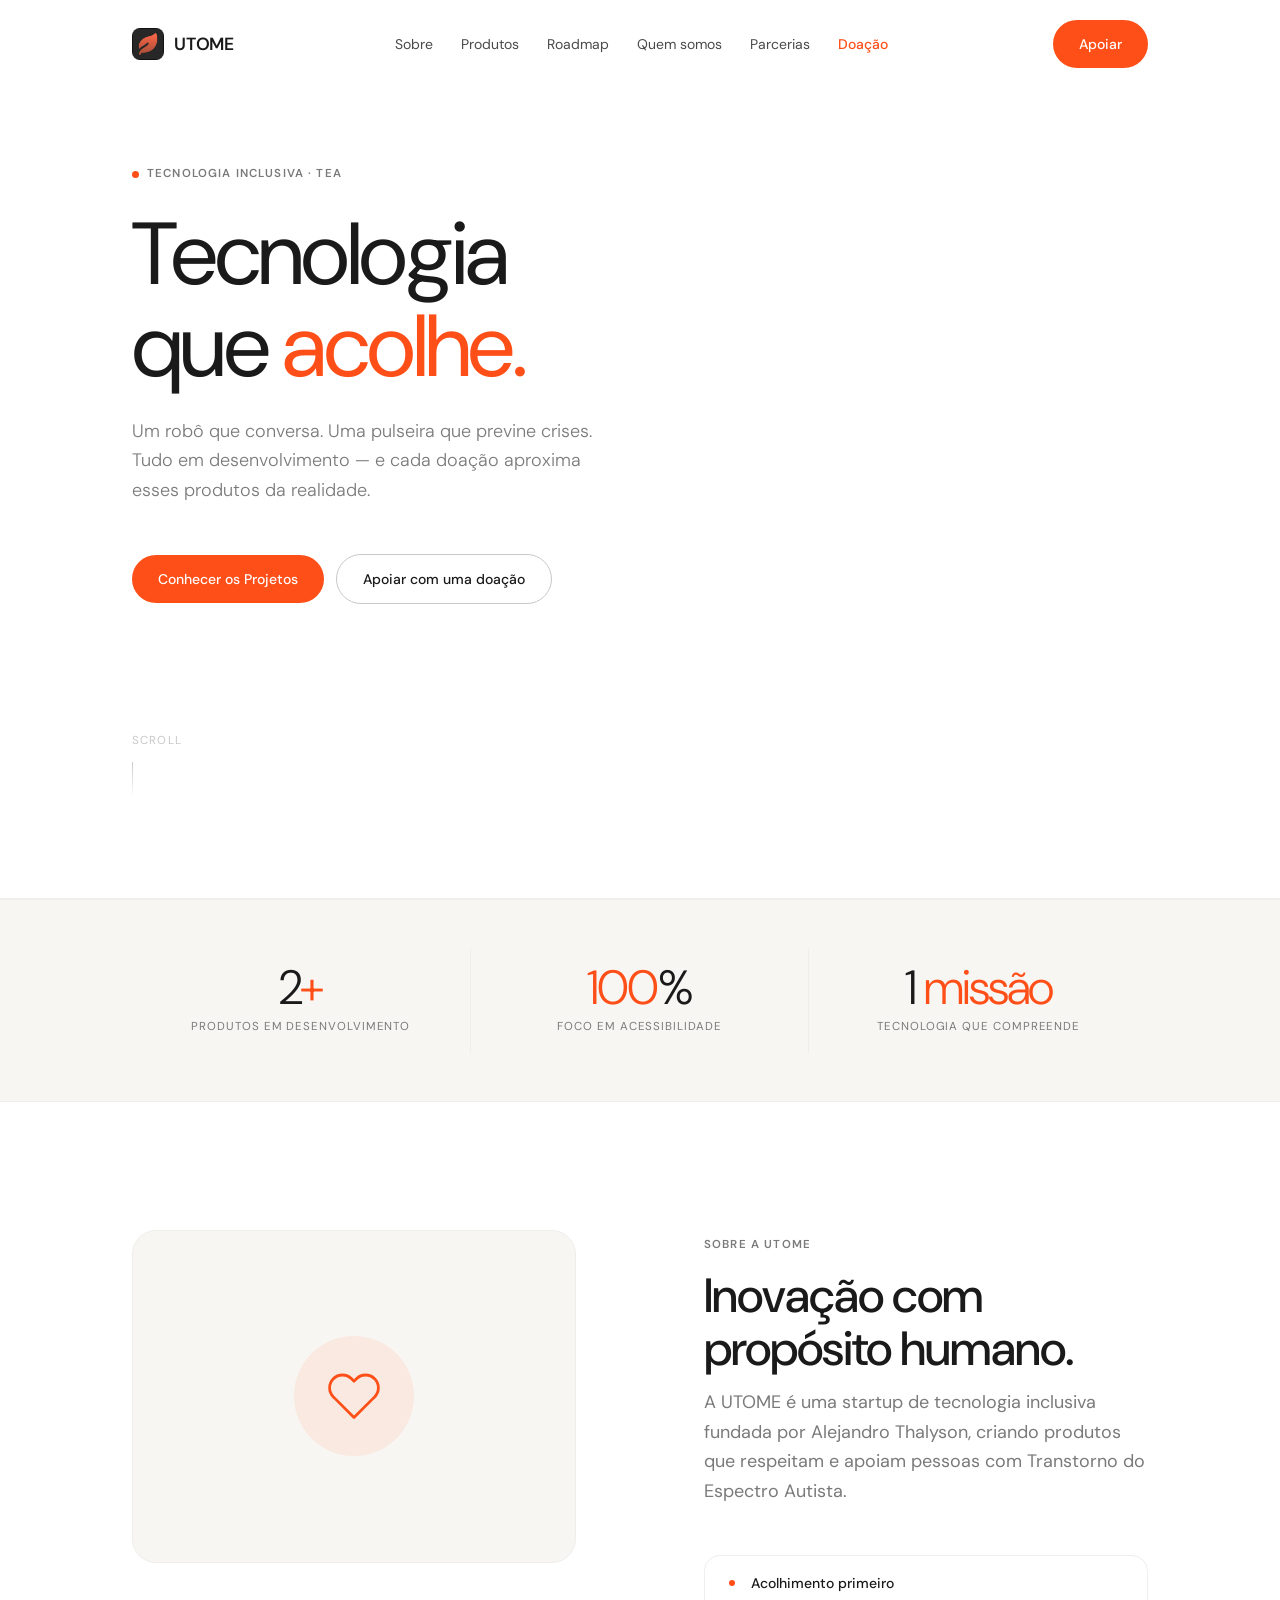
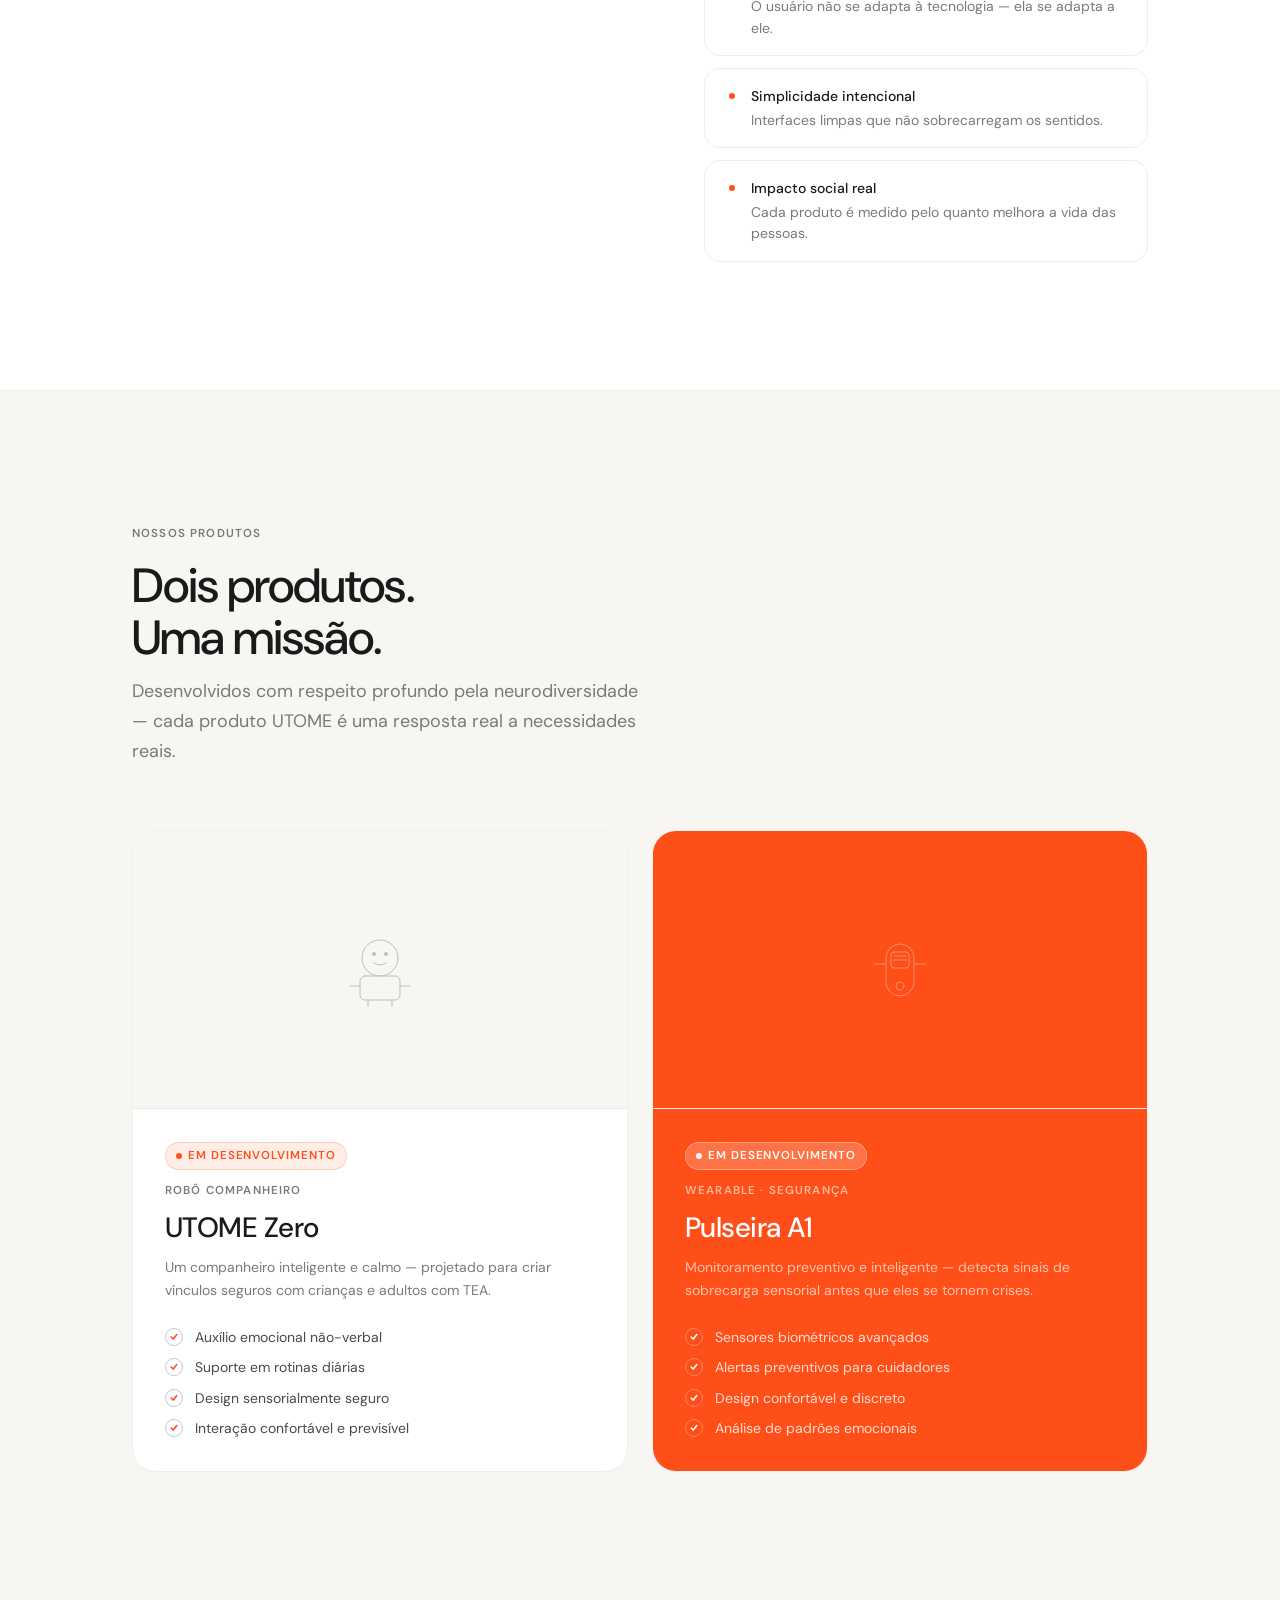
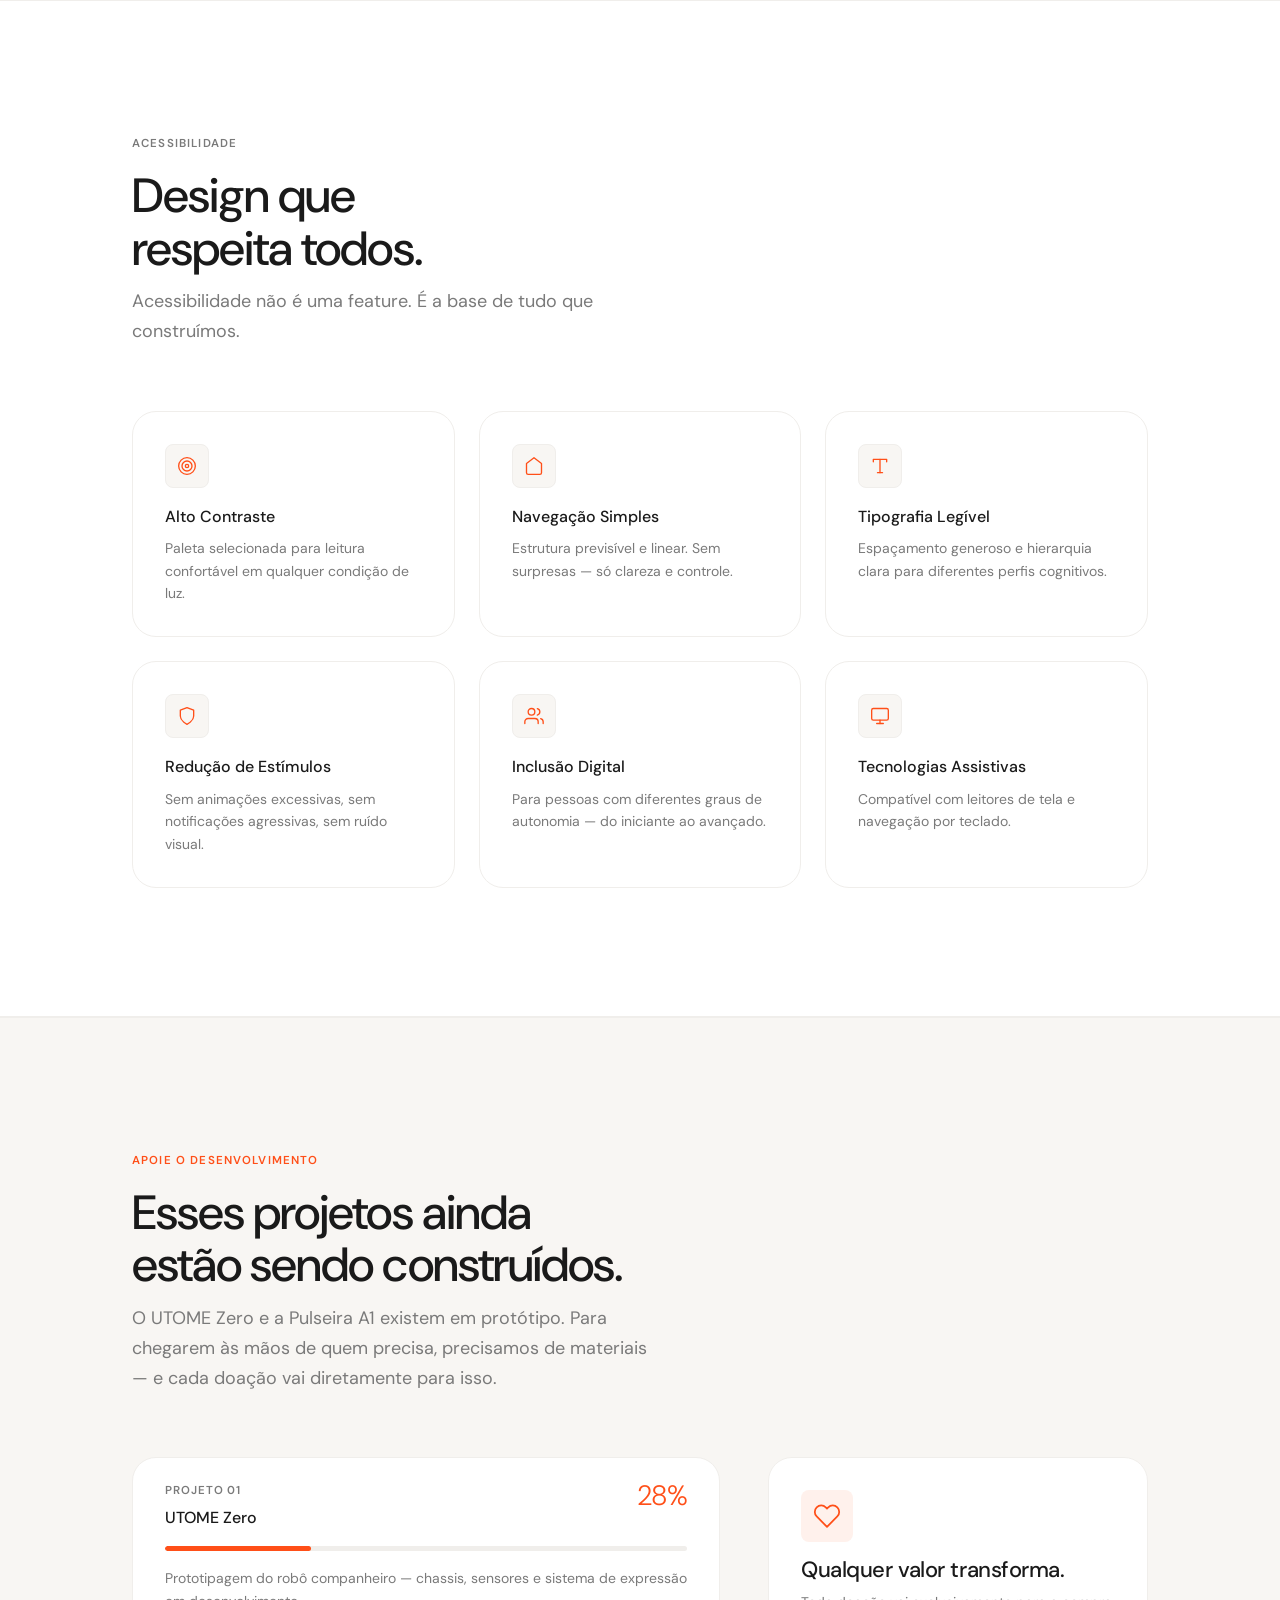
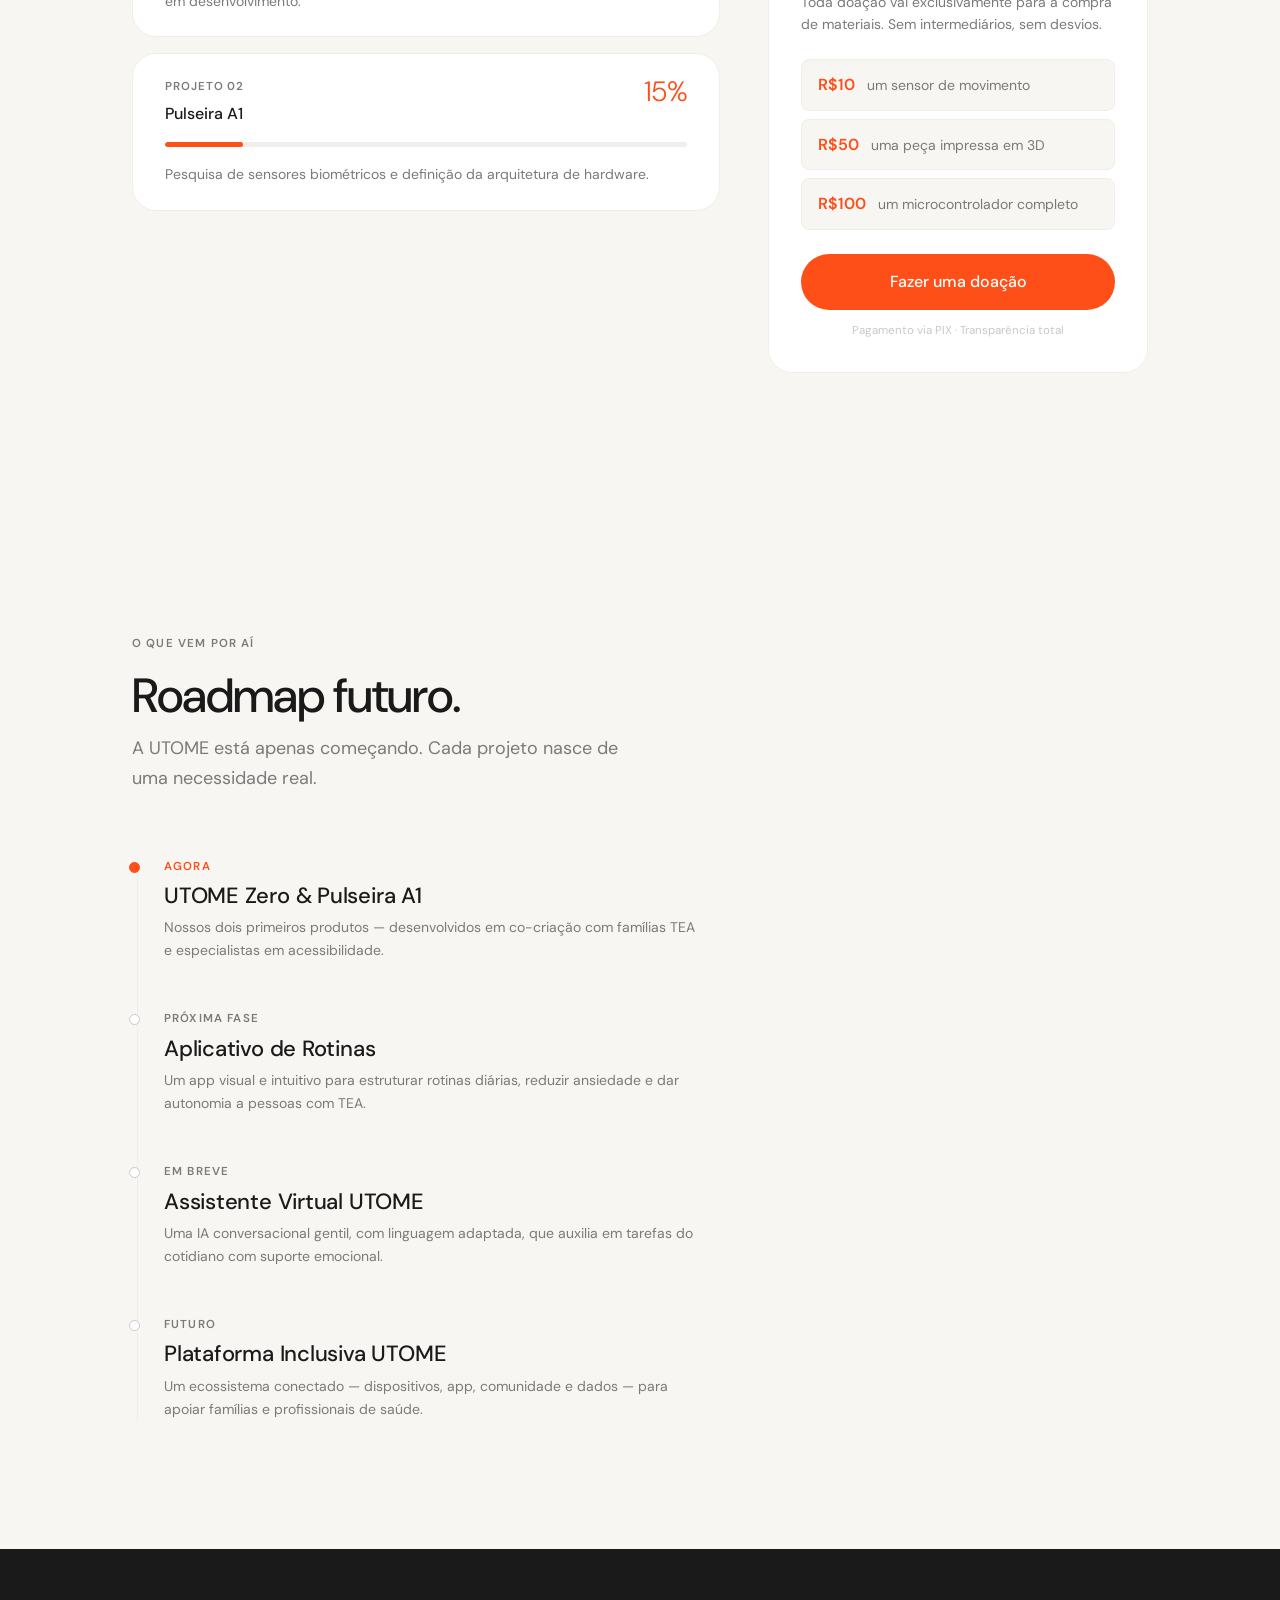
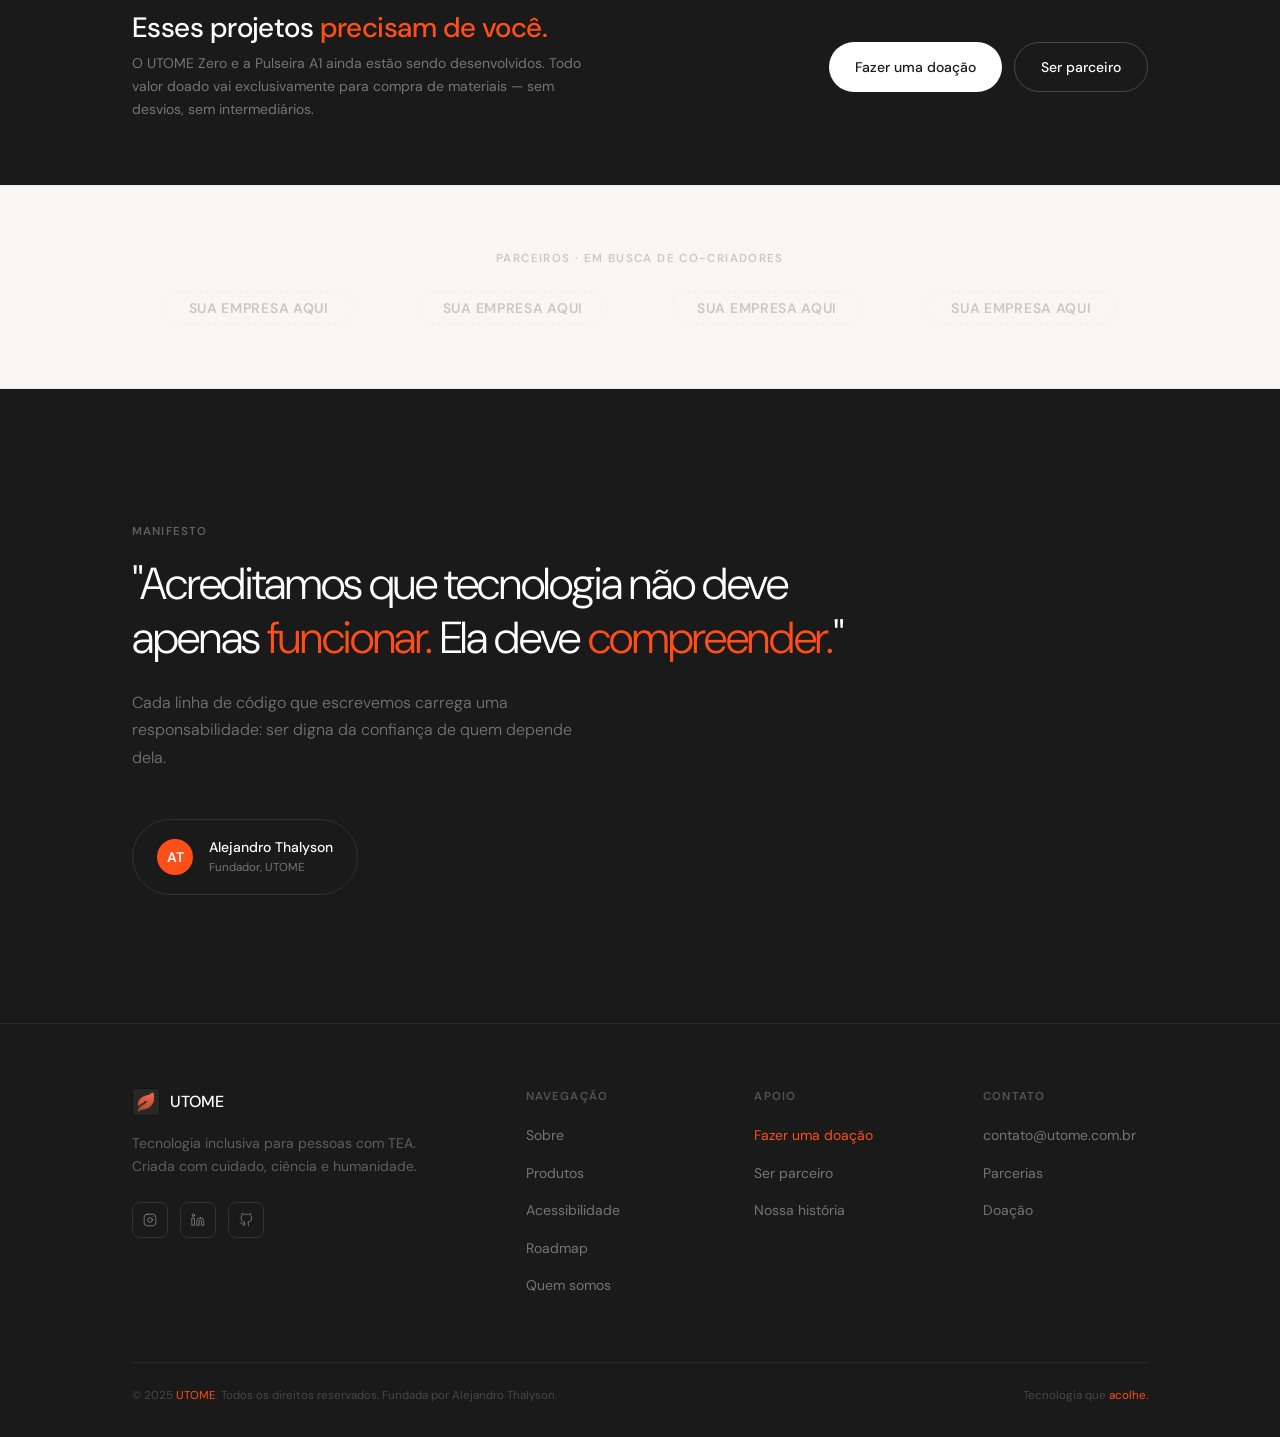
<file: index.html>
<!DOCTYPE html>
<html lang="pt-BR">
<head>
  <meta charset="UTF-8" />
  <meta name="viewport" content="width=device-width, initial-scale=1.0" />

  <!-- SEO -->
  <title>UTOME — Tecnologia que acolhe.</title>
  <meta name="description" content="Soluções acessíveis e inteligentes para pessoas com TEA." />
  <meta name="author" content="Alejandro Thalyson" />

  <!-- Open Graph -->
  <meta property="og:title"       content="UTOME — Tecnologia que acolhe." />
  <meta property="og:description" content="Soluções acessíveis e inteligentes para pessoas com TEA." />
  <meta property="og:type"        content="website" />
  <meta property="og:image"       content="assets/favicon/logotipo.png" />

  <!-- Favicon -->
  <link rel="icon" type="image/png" href="assets/favicon/logotipo.png" />

  <!-- Fonts -->
  <link rel="preconnect" href="https://fonts.googleapis.com" />
  <link rel="preconnect" href="https://fonts.gstatic.com" crossorigin />
  <link href="https://fonts.googleapis.com/css2?family=DM+Sans:opsz,wght@9..40,300;9..40,400;9..40,500;9..40,600&display=swap" rel="stylesheet" />

  <!-- Styles -->
  <link rel="stylesheet" href="styles/variables.css" />
  <link rel="stylesheet" href="styles/animations.css" />
  <link rel="stylesheet" href="styles/global.css" />
  <link rel="stylesheet" href="styles/responsive.css" />

  <style>
    /* ── Page-specific styles (augmenting global.css) ── */

    /* NAVBAR */
    #navbar {
      position: fixed; top: 0; left: 0; right: 0; z-index: 90;
      padding: 20px 0;
      transition: background var(--duration) var(--ease), box-shadow var(--duration) var(--ease);
    }
    #navbar.scrolled {
      background: rgba(255,255,255,0.92);
      backdrop-filter: blur(16px);
      -webkit-backdrop-filter: blur(16px);
      box-shadow: 0 1px 0 var(--color-gray-4);
    }
    .nav__inner {
      display: flex; align-items: center; justify-content: space-between;
    }
    .nav__logo {
      display: flex; align-items: center; gap: 10px;
      font-size: 1.1rem; font-weight: 600; letter-spacing: -0.01em;
    }
    .nav__logo-mark {
      width: 32px; height: 32px; border-radius: 8px; overflow: hidden;
      background: var(--color-black);
      display: flex; align-items: center; justify-content: center;
    }
    .nav__logo-mark img { width: 100%; height: 100%; object-fit: cover; }
    .nav__links {
      display: flex; gap: 28px; align-items: center;
    }
    .nav__links a {
      font-size: var(--text-sm); font-weight: 400; color: var(--color-gray-1);
      transition: color 0.2s;
    }
    .nav__links a:hover,
    .nav__links a.active { color: var(--color-black); }
    .nav__links a.nav__link--donate {
      color: var(--color-orange); font-weight: 500;
    }
    .nav__links a.nav__link--donate:hover { color: var(--color-orange-dim); }
    .nav__cta { margin-left: 4px; }

    /* Hamburger */
    .nav__hamburger {
      display: none; flex-direction: column; gap: 5px;
      cursor: pointer; padding: 4px; background: none; border: none;
    }
    .nav__hamburger span {
      display: block; width: 20px; height: 1.5px;
      background: var(--color-black); border-radius: 2px;
      transition: transform var(--duration) var(--ease), opacity 0.2s;
    }
    .nav__hamburger.open span:nth-child(1) { transform: translateY(6.5px) rotate(45deg); }
    .nav__hamburger.open span:nth-child(2) { opacity: 0; }
    .nav__hamburger.open span:nth-child(3) { transform: translateY(-6.5px) rotate(-45deg); }

    /* Mobile menu */
    .nav__mobile {
      display: none; flex-direction: column;
      background: var(--color-white);
      border-top: 1px solid var(--color-gray-4);
      max-height: 0; overflow: hidden;
      transition: max-height var(--duration) var(--ease);
    }
    .nav__mobile.open { max-height: 480px; }
    .nav__mobile a {
      font-size: var(--text-base); font-weight: 400;
      color: var(--color-gray-1); padding: 14px var(--space-6);
      border-bottom: 1px solid var(--color-gray-4);
      transition: color 0.2s;
    }
    .nav__mobile a:hover { color: var(--color-orange); }
    .nav__mobile a:last-child { border-bottom: none; }

    /* HERO */
    #hero {
      padding: 160px 0 100px;
      background: var(--color-white);
      border-bottom: 1px solid var(--color-gray-4);
    }
    .hero__eyebrow {
      display: inline-flex; align-items: center; gap: 8px;
      margin-bottom: var(--space-5);
    }
    .hero__dot {
      width: 7px; height: 7px; border-radius: 50%;
      background: var(--color-orange);
    }
    .hero__eyebrow-text {
      font-size: var(--text-xs); font-weight: 600;
      letter-spacing: 0.1em; text-transform: uppercase;
      color: var(--color-gray-2);
    }
    .hero__title {
      font-size: var(--text-hero);
      font-weight: 400;
      line-height: 1.05;
      letter-spacing: -0.03em;
      color: var(--color-black);
      margin-bottom: var(--space-5);
      max-width: 720px;
    }
    .hero__title em {
      font-style: normal;
      color: var(--color-orange);
    }
    .hero__sub {
      font-size: var(--text-md);
      color: var(--color-gray-2);
      line-height: 1.65;
      max-width: 480px;
      font-weight: 300;
      margin-bottom: var(--space-7);
    }
    .hero__actions { display: flex; gap: var(--space-3); align-items: center; flex-wrap: wrap; }
    .hero__scroll {
      display: flex; flex-direction: column; align-items: flex-start;
      gap: var(--space-3); margin-top: var(--space-10);
      color: var(--color-gray-3);
    }
    .hero__scroll-label {
      font-size: var(--text-xs); letter-spacing: 0.1em; text-transform: uppercase;
    }

    /* BAND (thin strip between sections) */
    .band {
      background: var(--color-cream);
      padding: var(--space-7) 0;
      border-top: 1px solid var(--color-gray-4);
      border-bottom: 1px solid var(--color-gray-4);
    }
    .band__grid {
      display: grid;
      grid-template-columns: repeat(3, 1fr);
    }
    .band__item {
      padding: var(--space-4) var(--space-6);
      border-right: 1px solid var(--color-gray-4);
      text-align: center;
    }
    .band__item:last-child { border-right: none; }
    .band__num {
      font-size: var(--text-3xl); font-weight: 300; letter-spacing: -0.04em;
      color: var(--color-black); line-height: 1;
    }
    .band__num span { color: var(--color-orange); }
    .band__label { font-size: var(--text-xs); color: var(--color-gray-2); margin-top: 6px; text-transform: uppercase; letter-spacing: 0.08em; }

    /* ABOUT */
    #sobre { background: var(--color-white); }
    .about__grid {
      display: grid; grid-template-columns: 1fr 1fr;
      gap: var(--space-10); align-items: start;
    }
    .about__visual {
      background: var(--color-cream);
      border-radius: var(--radius-lg);
      aspect-ratio: 4/3;
      display: flex; align-items: center; justify-content: center;
      overflow: hidden; border: 1px solid var(--color-gray-4);
    }
    .about__icon-bg {
      width: 120px; height: 120px;
      border-radius: var(--radius-full);
      background: var(--color-orange-bg);
      display: flex; align-items: center; justify-content: center;
    }
    .about__values { margin-top: var(--space-7); display: flex; flex-direction: column; gap: var(--space-3); }
    .value {
      display: flex; align-items: flex-start; gap: var(--space-4);
      padding: var(--space-4) var(--space-5);
      border: 1px solid var(--color-gray-4);
      border-radius: var(--radius-md);
      transition: border-color var(--duration) var(--ease);
    }
    .value:hover { border-color: var(--color-gray-3); }
    .value__marker {
      width: 6px; height: 6px; border-radius: 50%;
      background: var(--color-orange); margin-top: 8px; flex-shrink: 0;
    }
    .value__title { font-size: var(--text-sm); font-weight: 500; margin-bottom: 2px; }
    .value__desc  { font-size: var(--text-sm); color: var(--color-gray-2); line-height: 1.55; }

    /* PRODUCTS */
    #produtos { background: var(--color-cream); }
    .products__grid {
      display: grid; grid-template-columns: 1fr 1fr; gap: var(--space-5);
      margin-top: var(--space-8);
    }
    .product-card {
      border-radius: var(--radius-lg);
      overflow: hidden;
      border: 1px solid var(--color-gray-4);
      background: var(--color-white);
      transition: border-color var(--duration) var(--ease),
                  box-shadow var(--duration) var(--ease),
                  transform var(--duration) var(--ease);
    }
    .product-card:hover {
      border-color: var(--color-gray-3);
      box-shadow: var(--shadow-lg);
      transform: translateY(-3px);
    }
    .product-card__visual {
      background: var(--color-cream);
      aspect-ratio: 16/9;
      display: flex; align-items: center; justify-content: center;
      border-bottom: 1px solid var(--color-gray-4);
      position: relative; overflow: hidden;
    }
    .product-card--orange .product-card__visual {
      background: var(--color-orange);
    }
    .product-card__body { padding: var(--space-6); }
    .product-card__kicker {
      font-size: var(--text-xs); font-weight: 600; letter-spacing: 0.1em;
      text-transform: uppercase; color: var(--color-gray-2); margin-bottom: var(--space-3);
    }
    .product-card--orange .product-card__kicker { color: rgba(255,255,255,0.6); }
    .product-card__name {
      font-size: var(--text-xl); font-weight: 500; letter-spacing: -0.02em; margin-bottom: var(--space-3);
    }
    .product-card--orange .product-card__name { color: var(--color-white); }
    .product-card__desc {
      font-size: var(--text-sm); color: var(--color-gray-2); line-height: 1.65; margin-bottom: var(--space-5);
    }
    .product-card--orange .product-card__desc { color: rgba(255,255,255,0.65); }
    .product-card__features { display: flex; flex-direction: column; gap: var(--space-2); }
    .feature {
      display: flex; align-items: center; gap: var(--space-3);
      font-size: var(--text-sm); color: var(--color-gray-1);
    }
    .product-card--orange .feature { color: rgba(255,255,255,0.8); }
    .feature__check {
      width: 18px; height: 18px; border-radius: 50%;
      border: 1px solid var(--color-gray-3);
      display: flex; align-items: center; justify-content: center; flex-shrink: 0;
    }
    .product-card--orange .feature__check { border-color: rgba(255,255,255,0.3); }

    /* ACCESSIBILITY */
    #acessibilidade { background: var(--color-white); }
    .access__grid {
      display: grid; grid-template-columns: repeat(3, 1fr);
      gap: var(--space-5); margin-top: var(--space-8);
    }
    .access-card {
      padding: var(--space-6);
      border: 1px solid var(--color-gray-4);
      border-radius: var(--radius-lg);
      transition: border-color var(--duration) var(--ease);
    }
    .access-card:hover { border-color: var(--color-gray-3); }
    .access-card__icon {
      width: 44px; height: 44px; border-radius: var(--radius-sm);
      background: var(--color-cream); border: 1px solid var(--color-gray-4);
      display: flex; align-items: center; justify-content: center;
      margin-bottom: var(--space-4);
    }
    .access-card__title { font-size: var(--text-base); font-weight: 500; margin-bottom: var(--space-2); }
    .access-card__desc  { font-size: var(--text-sm); color: var(--color-gray-2); line-height: 1.6; }

    /* ROADMAP */
    #roadmap { background: var(--color-cream); }
    .timeline {
      position: relative;
      padding-left: 32px;
      margin-top: var(--space-8);
    }
    .timeline__line {
      position: absolute; left: 5px; top: 0; bottom: 0;
      width: 1px; background: var(--color-gray-4);
    }
    .timeline__item {
      position: relative; padding-bottom: var(--space-7);
    }
    .timeline__item:last-child { padding-bottom: 0; }
    .timeline__dot {
      position: absolute; left: -35px; top: 4px;
      width: 11px; height: 11px; border-radius: 50%;
      border: 1.5px solid var(--color-gray-3); background: var(--color-white);
    }
    .timeline__dot--active {
      border-color: var(--color-orange); background: var(--color-orange);
    }
    .timeline__period {
      font-size: var(--text-xs); font-weight: 600; letter-spacing: 0.1em;
      text-transform: uppercase; color: var(--color-orange); margin-bottom: var(--space-2);
    }
    .timeline__item--future .timeline__period { color: var(--color-gray-2); }
    .timeline__title {
      font-size: var(--text-lg); font-weight: 500; letter-spacing: -0.01em; margin-bottom: var(--space-2);
    }
    .timeline__desc { font-size: var(--text-sm); color: var(--color-gray-2); line-height: 1.65; max-width: 540px; }

    /* MANIFESTO */
    #manifesto {
      background: var(--color-black);
      padding: var(--space-10) 0;
    }
    .manifesto__quote {
      font-size: clamp(1.8rem, 3.5vw, 2.8rem);
      font-weight: 300; letter-spacing: -0.03em; line-height: 1.2;
      color: var(--color-white); max-width: 760px;
    }
    .manifesto__quote em { font-style: normal; color: var(--color-orange); }
    .manifesto__sub {
      font-size: var(--text-base); color: rgba(255,255,255,0.4); line-height: 1.7;
      max-width: 440px; margin-top: var(--space-5); margin-bottom: var(--space-7);
      font-weight: 300;
    }
    .manifesto__sig {
      display: inline-flex; align-items: center; gap: var(--space-4);
      padding: var(--space-4) var(--space-5);
      border: 1px solid rgba(255,255,255,0.1);
      border-radius: var(--radius-full);
    }
    .sig__avatar {
      width: 36px; height: 36px; border-radius: 50%;
      background: var(--color-orange);
      display: flex; align-items: center; justify-content: center;
      font-size: var(--text-sm); font-weight: 600; color: var(--color-white);
    }
    .sig__name  { font-size: var(--text-sm); font-weight: 500; color: var(--color-white); }
    .sig__role  { font-size: var(--text-xs); color: rgba(255,255,255,0.4); margin-top: 1px; }

    /* FOOTER */
    footer {
      background: var(--color-black);
      border-top: 1px solid rgba(255,255,255,0.07);
      padding: var(--space-8) 0 var(--space-6);
    }
    .footer__grid {
      display: grid; grid-template-columns: 2fr 1fr 1fr 1fr;
      gap: var(--space-8); padding-bottom: var(--space-8);
      border-bottom: 1px solid rgba(255,255,255,0.07);
    }
    .footer__brand { display: flex; align-items: center; gap: 10px; margin-bottom: var(--space-4); }
    .footer__brand-mark {
      width: 28px; height: 28px; border-radius: 7px; overflow: hidden;
      background: rgba(255,255,255,0.07);
      display: flex; align-items: center; justify-content: center;
    }
    .footer__brand-mark img { width: 100%; height: 100%; object-fit: cover; }
    .footer__brand-name { font-size: 1rem; font-weight: 500; color: var(--color-white); }
    .footer__brand-desc { font-size: var(--text-sm); color: rgba(255,255,255,0.3); line-height: 1.65; margin-bottom: var(--space-5); }
    .footer__socials { display: flex; gap: var(--space-3); }
    .social {
      width: 36px; height: 36px; border-radius: var(--radius-sm);
      border: 1px solid rgba(255,255,255,0.1);
      display: flex; align-items: center; justify-content: center;
      transition: border-color var(--duration) var(--ease), background var(--duration) var(--ease);
    }
    .social:hover { border-color: var(--color-orange); background: var(--color-orange-bg); }
    .footer__col-title {
      font-size: var(--text-xs); font-weight: 600; letter-spacing: 0.1em;
      text-transform: uppercase; color: rgba(255,255,255,0.25); margin-bottom: var(--space-4);
    }
    .footer__links { display: flex; flex-direction: column; gap: var(--space-3); }
    .footer__links a { font-size: var(--text-sm); color: rgba(255,255,255,0.4); transition: color 0.2s; }
    .footer__links a:hover { color: var(--color-white); }
    .footer__bottom {
      display: flex; justify-content: space-between; align-items: center;
      padding-top: var(--space-5); flex-wrap: wrap; gap: var(--space-3);
    }
    .footer__copy { font-size: var(--text-xs); color: rgba(255,255,255,0.2); }
    .footer__copy span { color: var(--color-orange); }
    /* DEV BADGE on product cards */
    .dev-badge {
      display: inline-flex; align-items: center; gap: 6px;
      font-size: var(--text-xs); font-weight: 600; letter-spacing: 0.08em; text-transform: uppercase;
      background: rgba(255,79,24,0.1); color: var(--color-orange);
      border: 1px solid rgba(255,79,24,0.2); border-radius: var(--radius-full);
      padding: 4px 10px; margin-bottom: var(--space-3);
    }
    .dev-badge__dot { width: 6px; height: 6px; border-radius: 50%; background: var(--color-orange); animation: pulseDot 2s infinite; }
    .product-card--orange .dev-badge { background: rgba(255,255,255,0.2); color: var(--color-white); border-color: rgba(255,255,255,0.3); }
    .product-card--orange .dev-badge__dot { background: var(--color-white); }

    /* DONATION CTA STRIP */
    .donate-strip {
      background: var(--color-black);
      padding: var(--space-8) 0;
    }
    .donate-strip__inner {
      display: flex; align-items: center; justify-content: space-between;
      gap: var(--space-6); flex-wrap: wrap;
    }
    .donate-strip__text {}
    .donate-strip__title {
      font-size: var(--text-xl); font-weight: 500; color: var(--color-white);
      letter-spacing: -0.02em; margin-bottom: var(--space-2);
    }
    .donate-strip__title em { font-style: normal; color: var(--color-orange); }
    .donate-strip__sub {
      font-size: var(--text-sm); color: rgba(255,255,255,0.4); max-width: 460px; line-height: 1.65;
    }
    .donate-strip__actions { display: flex; gap: var(--space-3); flex-wrap: wrap; flex-shrink: 0; }
    .btn--white {
      background: var(--color-white); color: var(--color-black);
    }
    .btn--white:hover { background: var(--color-cream); transform: translateY(-1px); }
    .btn--outline-white {
      background: transparent; color: var(--color-white);
      border: 1.5px solid rgba(255,255,255,0.2);
    }
    .btn--outline-white:hover { border-color: rgba(255,255,255,0.4); transform: translateY(-1px); }

    /* PARTNERS STRIP */
    .partners-strip {
      padding: var(--space-8) 0;
      background: var(--color-cream);
      border-top: 1px solid var(--color-gray-4);
      border-bottom: 1px solid var(--color-gray-4);
    }
    .partners-strip__label {
      font-size: var(--text-xs); font-weight: 600; letter-spacing: 0.12em; text-transform: uppercase;
      color: var(--color-gray-3); text-align: center; margin-bottom: var(--space-5);
    }
    .partners-strip__row {
      display: flex; align-items: center; justify-content: center;
      gap: var(--space-8); flex-wrap: wrap;
    }
    .partner-slot {
      height: 32px; display: flex; align-items: center;
      font-size: var(--text-sm); font-weight: 600; color: var(--color-gray-3);
      letter-spacing: 0.05em; text-transform: uppercase;
      border: 1.5px dashed var(--color-gray-4); border-radius: var(--radius-full);
      padding: 0 var(--space-5);
    }
    /* DONATION HOME SECTION */
    .donation-home__grid {
      display: grid;
      grid-template-columns: 1fr 380px;
      gap: var(--space-7);
      align-items: start;
      margin-top: var(--space-8);
    }
    .donation-home__progress { display: flex; flex-direction: column; gap: var(--space-4); }
    .dh-card {
      background: var(--color-white); border: 1px solid var(--color-gray-4);
      border-radius: var(--radius-lg); padding: var(--space-5) var(--space-6);
      transition: border-color var(--duration) var(--ease);
    }
    .dh-card:hover { border-color: var(--color-gray-3); }
    .dh-card__header { display: flex; justify-content: space-between; align-items: flex-start; margin-bottom: var(--space-4); }
    .dh-card__tag { font-size: var(--text-xs); font-weight: 600; letter-spacing: 0.08em; text-transform: uppercase; color: var(--color-gray-2); margin-bottom: 4px; }
    .dh-card__name { font-size: var(--text-base); font-weight: 500; }
    .dh-card__pct { font-size: var(--text-xl); font-weight: 300; color: var(--color-orange); letter-spacing: -0.03em; line-height: 1; }
    .dh-bar-wrap { width: 100%; height: 5px; background: var(--color-gray-4); border-radius: 99px; overflow: hidden; margin-bottom: var(--space-4); }
    .dh-bar-fill { height: 100%; background: var(--color-orange); border-radius: 99px; transition: width 1.4s cubic-bezier(0.22,1,0.36,1); }
    .dh-card__desc { font-size: var(--text-sm); color: var(--color-gray-2); line-height: 1.6; }

    .dh-cta-card {
      background: var(--color-white); border: 1px solid var(--color-gray-4);
      border-radius: var(--radius-lg); padding: var(--space-6);
      position: sticky; top: 100px;
    }
    .dh-cta-card__icon {
      width: 52px; height: 52px; border-radius: var(--radius-sm);
      background: var(--color-orange-bg); display: flex; align-items: center; justify-content: center;
      margin-bottom: var(--space-4);
    }
    .dh-cta-card__title { font-size: var(--text-lg); font-weight: 500; letter-spacing: -0.02em; margin-bottom: var(--space-2); }
    .dh-cta-card__sub { font-size: var(--text-sm); color: var(--color-gray-2); line-height: 1.6; margin-bottom: var(--space-5); }

    .dh-amounts { display: flex; flex-direction: column; gap: var(--space-2); margin-bottom: var(--space-5); }
    .dh-amount {
      display: flex; align-items: baseline; gap: var(--space-3);
      padding: var(--space-3) var(--space-4);
      background: var(--color-cream); border-radius: var(--radius-sm);
      border: 1px solid var(--color-gray-4);
    }
    .dh-amount__val { font-size: var(--text-base); font-weight: 600; color: var(--color-orange); white-space: nowrap; }
    .dh-amount__desc { font-size: var(--text-sm); color: var(--color-gray-2); }
    .dh-cta-card__note { font-size: var(--text-xs); color: var(--color-gray-3); text-align: center; margin-top: var(--space-3); }

    @media (max-width: 860px) {
      .donation-home__grid { grid-template-columns: 1fr; }
      .dh-cta-card { position: static; }
      .donation-home__cta { order: -1; }
    }

  </style>
</head>
<body>

<!-- Skip link -->
<a id="skip-link" href="#hero" style="position:fixed;top:-100px;left:20px;z-index:999;padding:10px 18px;background:var(--color-orange);color:#fff;border-radius:6px;font-size:0.85rem;transition:top 0.2s;" onfocus="this.style.top='20px'" onblur="this.style.top='-100px'">Ir para o conteúdo</a>

<!-- ─── NAVBAR ─────────────────────────────────────────────────────────── -->
<nav id="navbar" role="navigation" aria-label="Navegação principal">
  <div class="container">
    <div class="nav__inner">

      <a href="#" class="nav__logo" aria-label="UTOME — página inicial">
        <div class="nav__logo-mark">
          <img src="assets/favicon/logotipo.png" alt="" aria-hidden="true" />
        </div>
        UTOME
      </a>

      <ul class="nav__links" role="list">
        <li><a href="#sobre">Sobre</a></li>
        <li><a href="#produtos">Produtos</a></li>
        <li><a href="#roadmap">Roadmap</a></li>
        <li><a href="pages/sobre-nos.html">Quem somos</a></li>
        <li><a href="pages/parcerias.html">Parcerias</a></li>
        <li><a href="pages/doacao.html" class="nav__link--donate">Doação</a></li>
      </ul>

      <a href="pages/doacao.html" class="btn btn--primary nav__cta">Apoiar</a>

      <button class="nav__hamburger" id="hamburger" aria-label="Abrir menu" aria-expanded="false" aria-controls="mobileMenu">
        <span></span><span></span><span></span>
      </button>

    </div>

    <div class="nav__mobile" id="mobileMenu" role="menu">
      <a href="#sobre"          role="menuitem">Sobre</a>
      <a href="#produtos"       role="menuitem">Produtos</a>
      <a href="#acessibilidade" role="menuitem">Acessibilidade</a>
      <a href="#roadmap"        role="menuitem">Roadmap</a>
      <a href="pages/sobre-nos.html" role="menuitem">Quem somos</a>
      <a href="pages/parcerias.html" role="menuitem">Parcerias</a>
      <a href="pages/doacao.html"    role="menuitem" style="color:var(--color-orange);font-weight:500;">Doação</a>
    </div>
  </div>
</nav>

<!-- ─── HERO ──────────────────────────────────────────────────────────── -->
<section id="hero" tabindex="-1">
  <div class="container">

    <div class="hero__eyebrow reveal">
      <div class="hero__dot pulse"></div>
      <span class="hero__eyebrow-text">Tecnologia Inclusiva · TEA</span>
    </div>

    <h1 class="hero__title reveal reveal-d1">
      Tecnologia<br/>que <em>acolhe.</em>
    </h1>

    <p class="hero__sub reveal reveal-d2">
      Um robô que conversa. Uma pulseira que previne crises. Tudo em desenvolvimento — e cada doação aproxima esses produtos da realidade.
    </p>

    <div class="hero__actions reveal reveal-d3">
      <a href="#produtos"         class="btn btn--primary">Conhecer os Projetos</a>
      <a href="pages/doacao.html" class="btn btn--outline">Apoiar com uma doação</a>
    </div>

    <div class="hero__scroll reveal reveal-d4" aria-hidden="true">
      <span class="hero__scroll-label">Scroll</span>
      <div class="scroll-line"></div>
    </div>

  </div>
</section>

<!-- ─── STATS BAND ─────────────────────────────────────────────────────── -->
<div class="band">
  <div class="container">
    <div class="band__grid">
      <div class="band__item reveal">
        <div class="band__num">2<span>+</span></div>
        <div class="band__label">Produtos em desenvolvimento</div>
      </div>
      <div class="band__item reveal reveal-d1">
        <div class="band__num"><span>100</span>%</div>
        <div class="band__label">Foco em acessibilidade</div>
      </div>
      <div class="band__item reveal reveal-d2">
        <div class="band__num">1<span> missão</span></div>
        <div class="band__label">Tecnologia que compreende</div>
      </div>
    </div>
  </div>
</div>

<!-- ─── SOBRE ──────────────────────────────────────────────────────────── -->
<section id="sobre" class="section">
  <div class="container">
    <div class="about__grid">

      <!-- Visual -->
      <div class="about__visual reveal">
        <div class="about__icon-bg">
          <svg width="56" height="56" viewBox="0 0 24 24" fill="none" stroke="#ff4f18" stroke-width="1.2" stroke-linecap="round" stroke-linejoin="round">
            <path d="M20.84 4.61a5.5 5.5 0 0 0-7.78 0L12 5.67l-1.06-1.06a5.5 5.5 0 0 0-7.78 7.78l1.06 1.06L12 21.23l7.78-7.78 1.06-1.06a5.5 5.5 0 0 0 0-7.78z"/>
          </svg>
        </div>
      </div>

      <!-- Content -->
      <div>
        <div class="reveal">
          <span class="label">Sobre a UTOME</span>
          <h2 class="section__title">Inovação com<br/>propósito humano.</h2>
          <p class="section__sub">
            A UTOME é uma startup de tecnologia inclusiva fundada por Alejandro Thalyson, criando produtos que respeitam e apoiam pessoas com Transtorno do Espectro Autista.
          </p>
        </div>

        <div class="about__values">
          <div class="value reveal reveal-d1">
            <div class="value__marker"></div>
            <div>
              <div class="value__title">Acolhimento primeiro</div>
              <div class="value__desc">O usuário não se adapta à tecnologia — ela se adapta a ele.</div>
            </div>
          </div>
          <div class="value reveal reveal-d2">
            <div class="value__marker"></div>
            <div>
              <div class="value__title">Simplicidade intencional</div>
              <div class="value__desc">Interfaces limpas que não sobrecarregam os sentidos.</div>
            </div>
          </div>
          <div class="value reveal reveal-d3">
            <div class="value__marker"></div>
            <div>
              <div class="value__title">Impacto social real</div>
              <div class="value__desc">Cada produto é medido pelo quanto melhora a vida das pessoas.</div>
            </div>
          </div>
        </div>
      </div>

    </div>
  </div>
</section>

<div class="divider"></div>

<!-- ─── PRODUTOS ──────────────────────────────────────────────────────── -->
<section id="produtos" class="section">
  <div class="container">

    <div class="section__header reveal">
      <span class="label">Nossos Produtos</span>
      <h2 class="section__title">Dois produtos.<br/>Uma missão.</h2>
      <p class="section__sub">Desenvolvidos com respeito profundo pela neurodiversidade — cada produto UTOME é uma resposta real a necessidades reais.</p>
    </div>

    <div class="products__grid">

      <!-- UTOME Zero -->
      <div class="product-card reveal">
        <div class="product-card__visual">
          <svg width="80" height="80" viewBox="0 0 80 80" fill="none" stroke="#1a1a1a" stroke-width="1" stroke-linecap="round" stroke-linejoin="round" opacity="0.25">
            <circle cx="40" cy="28" r="18"/>
            <circle cx="34" cy="24" r="2" fill="#1a1a1a" stroke="none"/>
            <circle cx="46" cy="24" r="2" fill="#1a1a1a" stroke="none"/>
            <path d="M34 33 Q40 37 46 33"/>
            <rect x="20" y="46" width="40" height="24" rx="5"/>
            <line x1="28" y1="70" x2="28" y2="76"/>
            <line x1="52" y1="70" x2="52" y2="76"/>
            <line x1="10" y1="56" x2="20" y2="56"/>
            <line x1="60" y1="56" x2="70" y2="56"/>
          </svg>
        </div>
        <div class="product-card__body">
          <div class="dev-badge"><div class="dev-badge__dot"></div> Em desenvolvimento</div>
          <div class="product-card__kicker">Robô Companheiro</div>
          <h3 class="product-card__name">UTOME Zero</h3>
          <p class="product-card__desc">Um companheiro inteligente e calmo — projetado para criar vínculos seguros com crianças e adultos com TEA.</p>
          <div class="product-card__features">
            <div class="feature">
              <div class="feature__check">
                <svg width="8" height="8" viewBox="0 0 10 10" fill="none" stroke="#ff4f18" stroke-width="2" stroke-linecap="round"><polyline points="1.5,5 4,7.5 8.5,2"/></svg>
              </div>
              Auxílio emocional não-verbal
            </div>
            <div class="feature">
              <div class="feature__check">
                <svg width="8" height="8" viewBox="0 0 10 10" fill="none" stroke="#ff4f18" stroke-width="2" stroke-linecap="round"><polyline points="1.5,5 4,7.5 8.5,2"/></svg>
              </div>
              Suporte em rotinas diárias
            </div>
            <div class="feature">
              <div class="feature__check">
                <svg width="8" height="8" viewBox="0 0 10 10" fill="none" stroke="#ff4f18" stroke-width="2" stroke-linecap="round"><polyline points="1.5,5 4,7.5 8.5,2"/></svg>
              </div>
              Design sensorialmente seguro
            </div>
            <div class="feature">
              <div class="feature__check">
                <svg width="8" height="8" viewBox="0 0 10 10" fill="none" stroke="#ff4f18" stroke-width="2" stroke-linecap="round"><polyline points="1.5,5 4,7.5 8.5,2"/></svg>
              </div>
              Interação confortável e previsível
            </div>
          </div>
        </div>
      </div>

      <!-- Pulseira A1 -->
      <div class="product-card product-card--orange reveal reveal-d1">
        <div class="product-card__visual" style="background:var(--color-orange);">
          <svg width="72" height="72" viewBox="0 0 72 72" fill="none" stroke="white" stroke-width="1" stroke-linecap="round" stroke-linejoin="round" opacity="0.35">
            <rect x="22" y="10" width="28" height="52" rx="14"/>
            <rect x="27" y="18" width="18" height="16" rx="3"/>
            <line x1="30" y1="26" x2="42" y2="26"/>
            <line x1="30" y1="22" x2="42" y2="22"/>
            <circle cx="36" cy="52" r="4"/>
            <line x1="10" y1="30" x2="22" y2="30"/>
            <line x1="50" y1="30" x2="62" y2="30"/>
          </svg>
        </div>
        <div class="product-card__body" style="background:var(--color-orange);">
          <div class="dev-badge"><div class="dev-badge__dot"></div> Em desenvolvimento</div>
          <div class="product-card__kicker">Wearable · Segurança</div>
          <h3 class="product-card__name">Pulseira A1</h3>
          <p class="product-card__desc">Monitoramento preventivo e inteligente — detecta sinais de sobrecarga sensorial antes que eles se tornem crises.</p>
          <div class="product-card__features">
            <div class="feature">
              <div class="feature__check">
                <svg width="8" height="8" viewBox="0 0 10 10" fill="none" stroke="white" stroke-width="2" stroke-linecap="round"><polyline points="1.5,5 4,7.5 8.5,2"/></svg>
              </div>
              Sensores biométricos avançados
            </div>
            <div class="feature">
              <div class="feature__check">
                <svg width="8" height="8" viewBox="0 0 10 10" fill="none" stroke="white" stroke-width="2" stroke-linecap="round"><polyline points="1.5,5 4,7.5 8.5,2"/></svg>
              </div>
              Alertas preventivos para cuidadores
            </div>
            <div class="feature">
              <div class="feature__check">
                <svg width="8" height="8" viewBox="0 0 10 10" fill="none" stroke="white" stroke-width="2" stroke-linecap="round"><polyline points="1.5,5 4,7.5 8.5,2"/></svg>
              </div>
              Design confortável e discreto
            </div>
            <div class="feature">
              <div class="feature__check">
                <svg width="8" height="8" viewBox="0 0 10 10" fill="none" stroke="white" stroke-width="2" stroke-linecap="round"><polyline points="1.5,5 4,7.5 8.5,2"/></svg>
              </div>
              Análise de padrões emocionais
            </div>
          </div>
        </div>
      </div>

    </div>
  </div>
</section>

<div class="divider"></div>

<!-- ─── ACESSIBILIDADE ─────────────────────────────────────────────────── -->
<section id="acessibilidade" class="section">
  <div class="container">

    <div class="section__header reveal">
      <span class="label">Acessibilidade</span>
      <h2 class="section__title">Design que<br/>respeita todos.</h2>
      <p class="section__sub">Acessibilidade não é uma feature. É a base de tudo que construímos.</p>
    </div>

    <div class="access__grid">

      <div class="access-card reveal">
        <div class="access-card__icon">
          <svg width="20" height="20" viewBox="0 0 24 24" fill="none" stroke="#ff4f18" stroke-width="1.6" stroke-linecap="round" stroke-linejoin="round">
            <circle cx="12" cy="12" r="2"/><circle cx="12" cy="12" r="6"/><circle cx="12" cy="12" r="10"/>
          </svg>
        </div>
        <div class="access-card__title">Alto Contraste</div>
        <div class="access-card__desc">Paleta selecionada para leitura confortável em qualquer condição de luz.</div>
      </div>

      <div class="access-card reveal reveal-d1">
        <div class="access-card__icon">
          <svg width="20" height="20" viewBox="0 0 24 24" fill="none" stroke="#ff4f18" stroke-width="1.6" stroke-linecap="round" stroke-linejoin="round">
            <path d="M3 9l9-7 9 7v11a2 2 0 0 1-2 2H5a2 2 0 0 1-2-2z"/>
          </svg>
        </div>
        <div class="access-card__title">Navegação Simples</div>
        <div class="access-card__desc">Estrutura previsível e linear. Sem surpresas — só clareza e controle.</div>
      </div>

      <div class="access-card reveal reveal-d2">
        <div class="access-card__icon">
          <svg width="20" height="20" viewBox="0 0 24 24" fill="none" stroke="#ff4f18" stroke-width="1.6" stroke-linecap="round" stroke-linejoin="round">
            <polyline points="4,7 4,4 20,4 20,7"/><line x1="9" y1="20" x2="15" y2="20"/><line x1="12" y1="4" x2="12" y2="20"/>
          </svg>
        </div>
        <div class="access-card__title">Tipografia Legível</div>
        <div class="access-card__desc">Espaçamento generoso e hierarquia clara para diferentes perfis cognitivos.</div>
      </div>

      <div class="access-card reveal reveal-d3">
        <div class="access-card__icon">
          <svg width="20" height="20" viewBox="0 0 24 24" fill="none" stroke="#ff4f18" stroke-width="1.6" stroke-linecap="round" stroke-linejoin="round">
            <path d="M12 22s8-4 8-10V5l-8-3-8 3v7c0 6 8 10 8 10z"/>
          </svg>
        </div>
        <div class="access-card__title">Redução de Estímulos</div>
        <div class="access-card__desc">Sem animações excessivas, sem notificações agressivas, sem ruído visual.</div>
      </div>

      <div class="access-card reveal reveal-d4">
        <div class="access-card__icon">
          <svg width="20" height="20" viewBox="0 0 24 24" fill="none" stroke="#ff4f18" stroke-width="1.6" stroke-linecap="round" stroke-linejoin="round">
            <path d="M17 21v-2a4 4 0 0 0-4-4H5a4 4 0 0 0-4 4v2"/><circle cx="9" cy="7" r="4"/>
            <path d="M23 21v-2a4 4 0 0 0-3-3.87"/><path d="M16 3.13a4 4 0 0 1 0 7.75"/>
          </svg>
        </div>
        <div class="access-card__title">Inclusão Digital</div>
        <div class="access-card__desc">Para pessoas com diferentes graus de autonomia — do iniciante ao avançado.</div>
      </div>

      <div class="access-card reveal reveal-d5">
        <div class="access-card__icon">
          <svg width="20" height="20" viewBox="0 0 24 24" fill="none" stroke="#ff4f18" stroke-width="1.6" stroke-linecap="round" stroke-linejoin="round">
            <rect x="2" y="3" width="20" height="14" rx="2"/><line x1="8" y1="21" x2="16" y2="21"/><line x1="12" y1="17" x2="12" y2="21"/>
          </svg>
        </div>
        <div class="access-card__title">Tecnologias Assistivas</div>
        <div class="access-card__desc">Compatível com leitores de tela e navegação por teclado.</div>
      </div>

    </div>
  </div>
</section>

<div class="divider"></div>

<div class="divider"></div>

<!-- ─── DOAÇÃO ─────────────────────────────────────────────────────────── -->
<section id="doacao" class="section section--cream">
  <div class="container">

    <div class="section__header reveal">
      <span class="label label--orange">Apoie o desenvolvimento</span>
      <h2 class="section__title">Esses projetos ainda<br/>estão sendo construídos.</h2>
      <p class="section__sub">O UTOME Zero e a Pulseira A1 existem em protótipo. Para chegarem às mãos de quem precisa, precisamos de materiais — e cada doação vai diretamente para isso.</p>
    </div>

    <div class="donation-home__grid">

      <!-- Progress cards -->
      <div class="donation-home__progress">
        <div class="dh-card reveal">
          <div class="dh-card__header">
            <div>
              <div class="dh-card__tag">Projeto 01</div>
              <div class="dh-card__name">UTOME Zero</div>
            </div>
            <span class="dh-card__pct">28%</span>
          </div>
          <div class="dh-bar-wrap"><div class="dh-bar-fill" style="width:28%"></div></div>
          <p class="dh-card__desc">Prototipagem do robô companheiro — chassis, sensores e sistema de expressão em desenvolvimento.</p>
        </div>

        <div class="dh-card reveal reveal-d1">
          <div class="dh-card__header">
            <div>
              <div class="dh-card__tag">Projeto 02</div>
              <div class="dh-card__name">Pulseira A1</div>
            </div>
            <span class="dh-card__pct">15%</span>
          </div>
          <div class="dh-bar-wrap"><div class="dh-bar-fill" style="width:15%"></div></div>
          <p class="dh-card__desc">Pesquisa de sensores biométricos e definição da arquitetura de hardware.</p>
        </div>
      </div>

      <!-- CTA -->
      <div class="donation-home__cta reveal reveal-d1">
        <div class="dh-cta-card">
          <div class="dh-cta-card__icon">
            <svg width="28" height="28" viewBox="0 0 24 24" fill="none" stroke="#ff4f18" stroke-width="1.5" stroke-linecap="round" stroke-linejoin="round">
              <path d="M20.84 4.61a5.5 5.5 0 0 0-7.78 0L12 5.67l-1.06-1.06a5.5 5.5 0 0 0-7.78 7.78l1.06 1.06L12 21.23l7.78-7.78 1.06-1.06a5.5 5.5 0 0 0 0-7.78z"/>
            </svg>
          </div>
          <h3 class="dh-cta-card__title">Qualquer valor transforma.</h3>
          <p class="dh-cta-card__sub">Toda doação vai exclusivamente para a compra de materiais. Sem intermediários, sem desvios.</p>

          <div class="dh-amounts">
            <div class="dh-amount">
              <span class="dh-amount__val">R$10</span>
              <span class="dh-amount__desc">um sensor de movimento</span>
            </div>
            <div class="dh-amount">
              <span class="dh-amount__val">R$50</span>
              <span class="dh-amount__desc">uma peça impressa em 3D</span>
            </div>
            <div class="dh-amount">
              <span class="dh-amount__val">R$100</span>
              <span class="dh-amount__desc">um microcontrolador completo</span>
            </div>
          </div>

          <a href="pages/doacao.html" class="btn btn--primary" style="width:100%;justify-content:center;padding:15px;font-size:var(--text-base);">Fazer uma doação</a>
          <p class="dh-cta-card__note">Pagamento via PIX · Transparência total</p>
        </div>
      </div>

    </div>
  </div>
</section>

<!-- ─── ROADMAP ────────────────────────────────────────────────────────── -->
<section id="roadmap" class="section">
  <div class="container">

    <div class="section__header reveal">
      <span class="label">O que vem por aí</span>
      <h2 class="section__title">Roadmap futuro.</h2>
      <p class="section__sub">A UTOME está apenas começando. Cada projeto nasce de uma necessidade real.</p>
    </div>

    <div class="timeline">
      <div class="timeline__line" aria-hidden="true"></div>

      <div class="timeline__item reveal">
        <div class="timeline__dot timeline__dot--active" aria-hidden="true"></div>
        <div class="timeline__period">Agora</div>
        <h3 class="timeline__title">UTOME Zero & Pulseira A1</h3>
        <p class="timeline__desc">Nossos dois primeiros produtos — desenvolvidos em co-criação com famílias TEA e especialistas em acessibilidade.</p>
      </div>

      <div class="timeline__item timeline__item--future reveal">
        <div class="timeline__dot" aria-hidden="true"></div>
        <div class="timeline__period">Próxima fase</div>
        <h3 class="timeline__title">Aplicativo de Rotinas</h3>
        <p class="timeline__desc">Um app visual e intuitivo para estruturar rotinas diárias, reduzir ansiedade e dar autonomia a pessoas com TEA.</p>
      </div>

      <div class="timeline__item timeline__item--future reveal">
        <div class="timeline__dot" aria-hidden="true"></div>
        <div class="timeline__period">Em breve</div>
        <h3 class="timeline__title">Assistente Virtual UTOME</h3>
        <p class="timeline__desc">Uma IA conversacional gentil, com linguagem adaptada, que auxilia em tarefas do cotidiano com suporte emocional.</p>
      </div>

      <div class="timeline__item timeline__item--future reveal">
        <div class="timeline__dot" aria-hidden="true"></div>
        <div class="timeline__period">Futuro</div>
        <h3 class="timeline__title">Plataforma Inclusiva UTOME</h3>
        <p class="timeline__desc">Um ecossistema conectado — dispositivos, app, comunidade e dados — para apoiar famílias e profissionais de saúde.</p>
      </div>

    </div>
  </div>
</section>

<!-- ─── DONATION CTA STRIP ─────────────────────────────────────────────── -->
<div class="donate-strip">
  <div class="container">
    <div class="donate-strip__inner reveal">
      <div class="donate-strip__text">
        <h2 class="donate-strip__title">Esses projetos <em>precisam de você.</em></h2>
        <p class="donate-strip__sub">O UTOME Zero e a Pulseira A1 ainda estão sendo desenvolvidos. Todo valor doado vai exclusivamente para compra de materiais — sem desvios, sem intermediários.</p>
      </div>
      <div class="donate-strip__actions">
        <a href="pages/doacao.html" class="btn btn--white">Fazer uma doação</a>
        <a href="pages/parcerias.html" class="btn btn--outline-white">Ser parceiro</a>
      </div>
    </div>
  </div>
</div>

<!-- ─── PARTNERS STRIP ─────────────────────────────────────────────────── -->
<div class="partners-strip">
  <div class="container">
    <div class="partners-strip__label">Parceiros · Em busca de co-criadores</div>
    <div class="partners-strip__row">
      <div class="partner-slot">Sua empresa aqui</div>
      <div class="partner-slot">Sua empresa aqui</div>
      <div class="partner-slot">Sua empresa aqui</div>
      <div class="partner-slot">Sua empresa aqui</div>
    </div>
  </div>
</div>

<!-- ─── MANIFESTO ──────────────────────────────────────────────────────── -->
<section id="manifesto">
  <div class="container">
    <div class="reveal">
      <span class="label" style="color:rgba(255,255,255,0.3);">Manifesto</span>
      <p class="manifesto__quote">
        "Acreditamos que tecnologia não deve apenas <em>funcionar.</em> Ela deve <em>compreender.</em>"
      </p>
      <p class="manifesto__sub">
        Cada linha de código que escrevemos carrega uma responsabilidade: ser digna da confiança de quem depende dela.
      </p>
      <div class="manifesto__sig">
        <div class="sig__avatar">AT</div>
        <div>
          <div class="sig__name">Alejandro Thalyson</div>
          <div class="sig__role">Fundador, UTOME</div>
        </div>
      </div>
    </div>
  </div>
</section>

<!-- ─── FOOTER ──────────────────────────────────────────────────────────── -->
<footer>
  <div class="container">
    <div class="footer__grid">

      <div>
        <div class="footer__brand">
          <div class="footer__brand-mark">
            <img src="assets/favicon/logotipo.png" alt="" aria-hidden="true" />
          </div>
          <span class="footer__brand-name">UTOME</span>
        </div>
        <p class="footer__brand-desc">Tecnologia inclusiva para pessoas com TEA. Criada com cuidado, ciência e humanidade.</p>
        <div class="footer__socials">
          <a href="#" class="social" aria-label="Instagram">
            <svg width="14" height="14" viewBox="0 0 24 24" fill="none" stroke="rgba(255,255,255,0.4)" stroke-width="1.6" stroke-linecap="round" stroke-linejoin="round">
              <rect x="2" y="2" width="20" height="20" rx="5"/><path d="M16 11.37A4 4 0 1 1 12.63 8 4 4 0 0 1 16 11.37z"/><line x1="17.5" y1="6.5" x2="17.51" y2="6.5"/>
            </svg>
          </a>
          <a href="#" class="social" aria-label="LinkedIn">
            <svg width="14" height="14" viewBox="0 0 24 24" fill="none" stroke="rgba(255,255,255,0.4)" stroke-width="1.6" stroke-linecap="round" stroke-linejoin="round">
              <path d="M16 8a6 6 0 0 1 6 6v7h-4v-7a2 2 0 0 0-4 0v7h-4v-7a6 6 0 0 1 6-6z"/><rect x="2" y="9" width="4" height="12"/><circle cx="4" cy="4" r="2"/>
            </svg>
          </a>
          <a href="#" class="social" aria-label="GitHub">
            <svg width="14" height="14" viewBox="0 0 24 24" fill="none" stroke="rgba(255,255,255,0.4)" stroke-width="1.6" stroke-linecap="round" stroke-linejoin="round">
              <path d="M9 19c-5 1.5-5-2.5-7-3m14 6v-3.87a3.37 3.37 0 0 0-.94-2.61c3.14-.35 6.44-1.54 6.44-7A5.44 5.44 0 0 0 20 4.77 5.07 5.07 0 0 0 19.91 1S18.73.65 16 2.48a13.38 13.38 0 0 0-7 0C6.27.65 5.09 1 5.09 1A5.07 5.07 0 0 0 5 4.77a5.44 5.44 0 0 0-1.5 3.78c0 5.42 3.3 6.61 6.44 7A3.37 3.37 0 0 0 9 18.13V22"/>
            </svg>
          </a>
        </div>
      </div>

      <div>
        <div class="footer__col-title">Navegação</div>
        <ul class="footer__links">
          <li><a href="#sobre">Sobre</a></li>
          <li><a href="#produtos">Produtos</a></li>
          <li><a href="#acessibilidade">Acessibilidade</a></li>
          <li><a href="#roadmap">Roadmap</a></li>
          <li><a href="pages/sobre-nos.html">Quem somos</a></li>
        </ul>
      </div>

      <div>
        <div class="footer__col-title">Apoio</div>
        <ul class="footer__links">
          <li><a href="pages/doacao.html" style="color:var(--color-orange);">Fazer uma doação</a></li>
          <li><a href="pages/parcerias.html">Ser parceiro</a></li>
          <li><a href="pages/sobre-nos.html">Nossa história</a></li>
        </ul>
      </div>

      <div>
        <div class="footer__col-title">Contato</div>
        <ul class="footer__links">
          <li><a href="mailto:contato@utome.com.br">contato@utome.com.br</a></li>
          <li><a href="pages/parcerias.html">Parcerias</a></li>
          <li><a href="pages/doacao.html">Doação</a></li>
        </ul>
      </div>

    </div>

    <div class="footer__bottom">
      <p class="footer__copy">&copy; 2025 <span>UTOME</span>. Todos os direitos reservados. Fundada por Alejandro Thalyson.</p>
      <p class="footer__copy">Tecnologia que <span>acolhe.</span></p>
    </div>
  </div>
</footer>

<!-- ─── SCRIPTS ────────────────────────────────────────────────────────── -->
<script type="module" src="scripts/main.js"></script>

<!-- Fallback inline para ambientes sem módulos -->
<script>
  // Navbar scroll
  var nav = document.getElementById('navbar');
  window.addEventListener('scroll', function() {
    nav.classList.toggle('scrolled', window.scrollY > 40);
  }, {passive: true});

  // Hamburger
  var hbg = document.getElementById('hamburger');
  var mob = document.getElementById('mobileMenu');
  if (hbg && mob) {
    hbg.addEventListener('click', function() {
      var open = hbg.classList.toggle('open');
      mob.classList.toggle('open', open);
      hbg.setAttribute('aria-expanded', String(open));
    });
    mob.querySelectorAll('a').forEach(function(a) {
      a.addEventListener('click', function() {
        hbg.classList.remove('open');
        mob.classList.remove('open');
        hbg.setAttribute('aria-expanded', 'false');
      });
    });
  }

  // Scroll reveal
  var reveals = document.querySelectorAll('.reveal');
  var obs = new IntersectionObserver(function(entries) {
    entries.forEach(function(e) {
      if (e.isIntersecting) { e.target.classList.add('visible'); obs.unobserve(e.target); }
    });
  }, { threshold: 0.1, rootMargin: '0px 0px -40px 0px' });
  reveals.forEach(function(el) { obs.observe(el); });
</script>

</body>
</html>
</file>
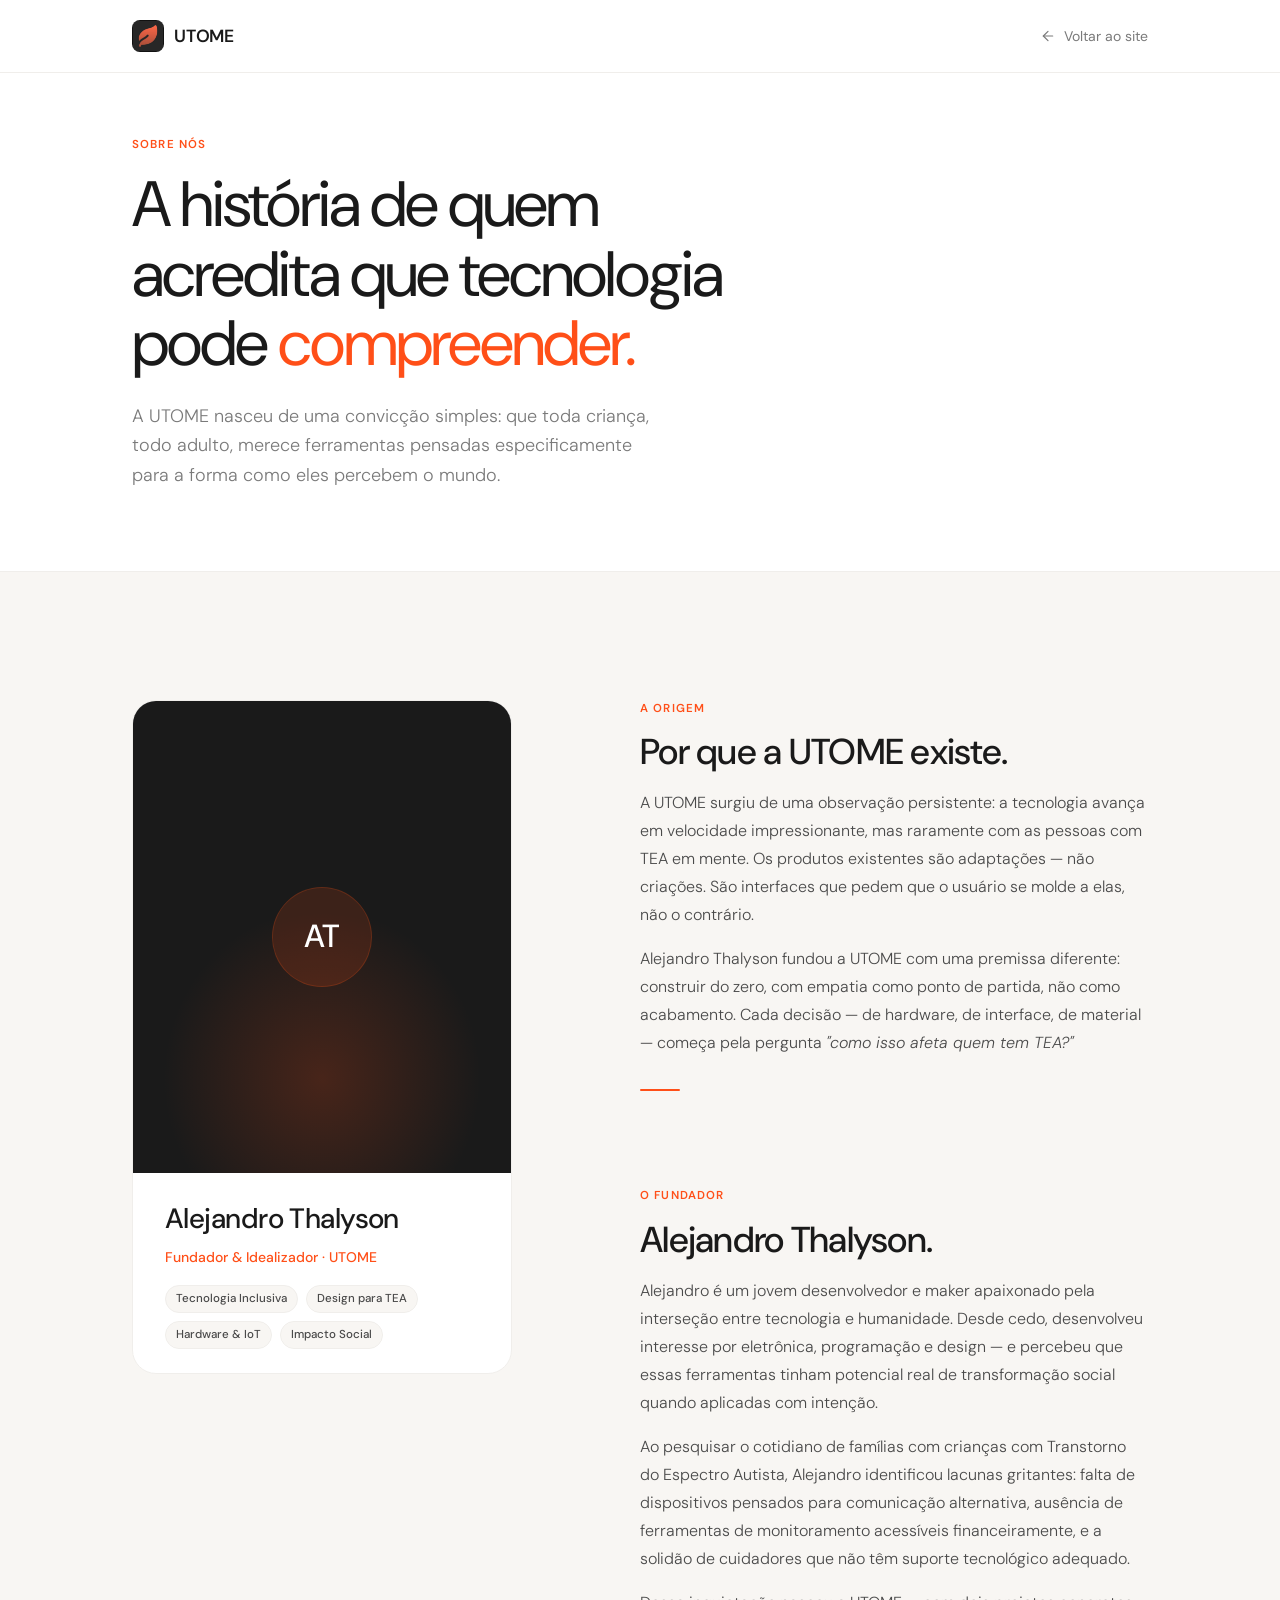
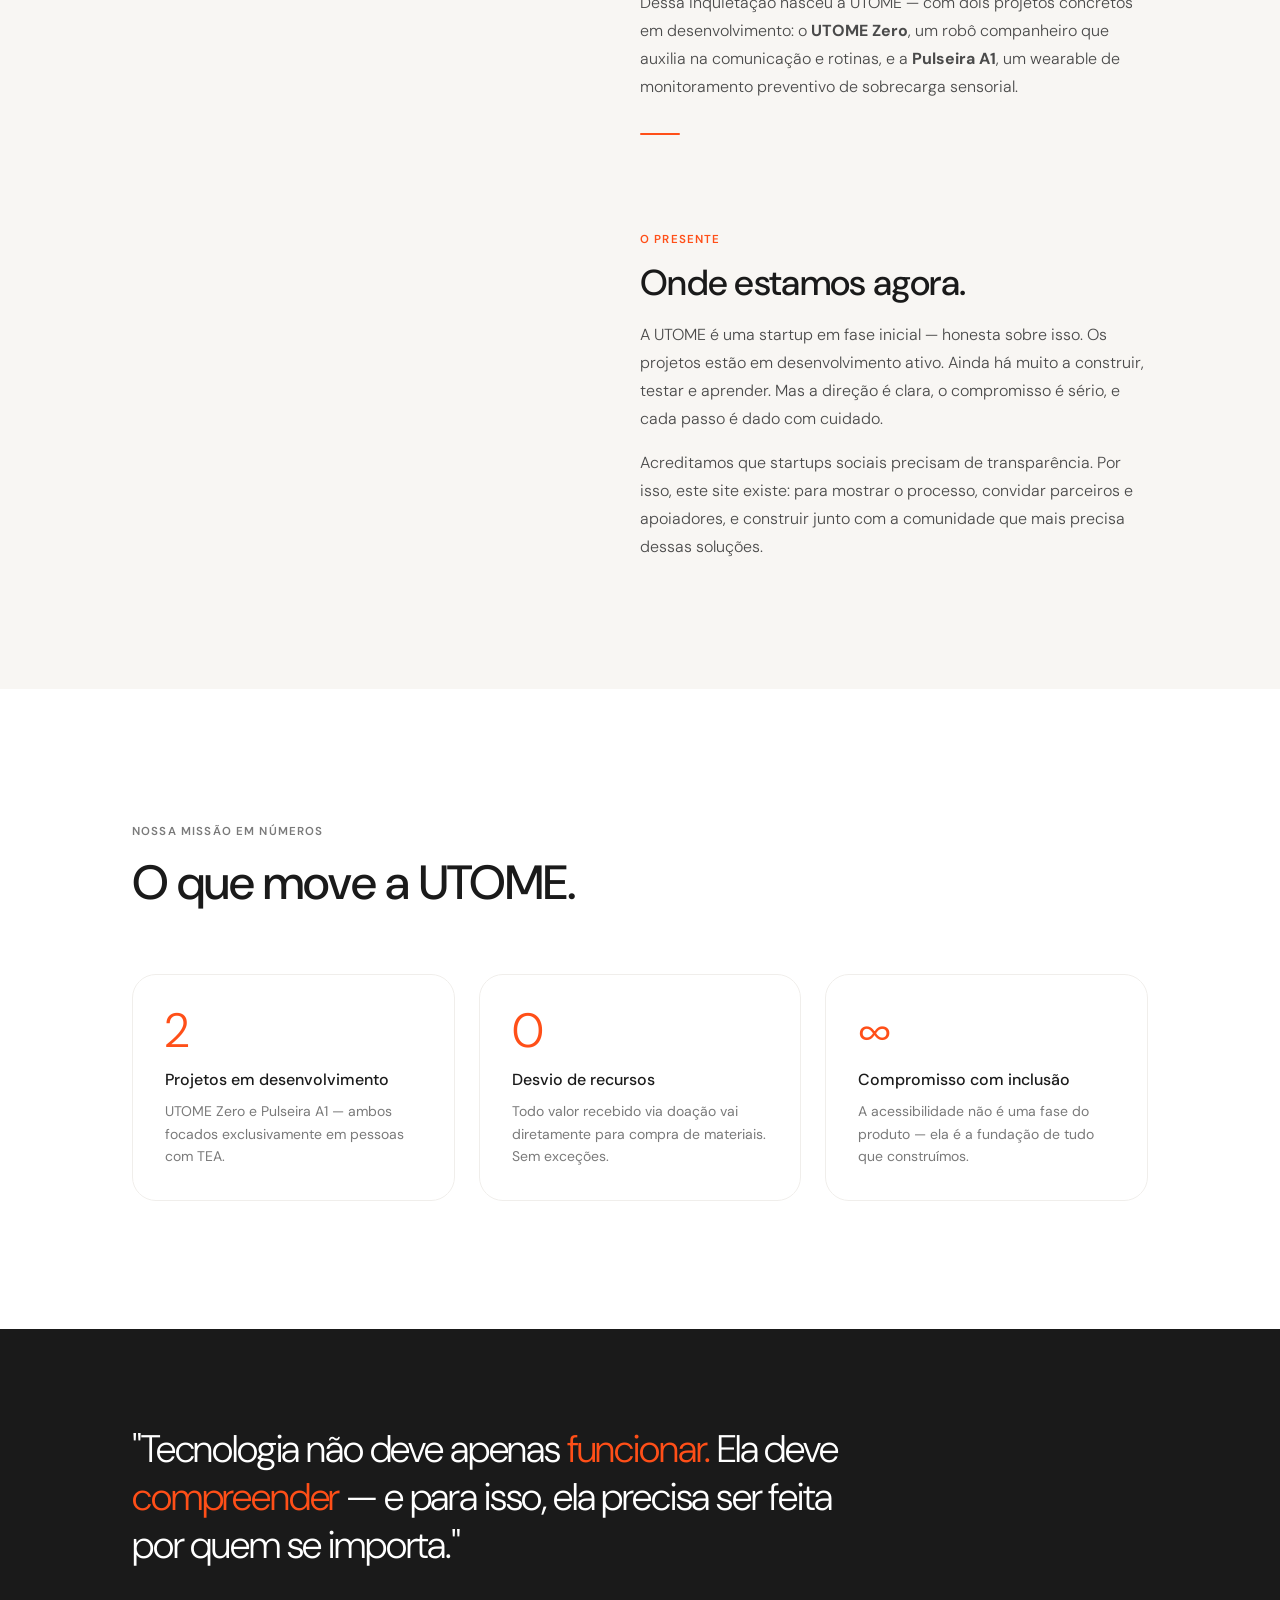
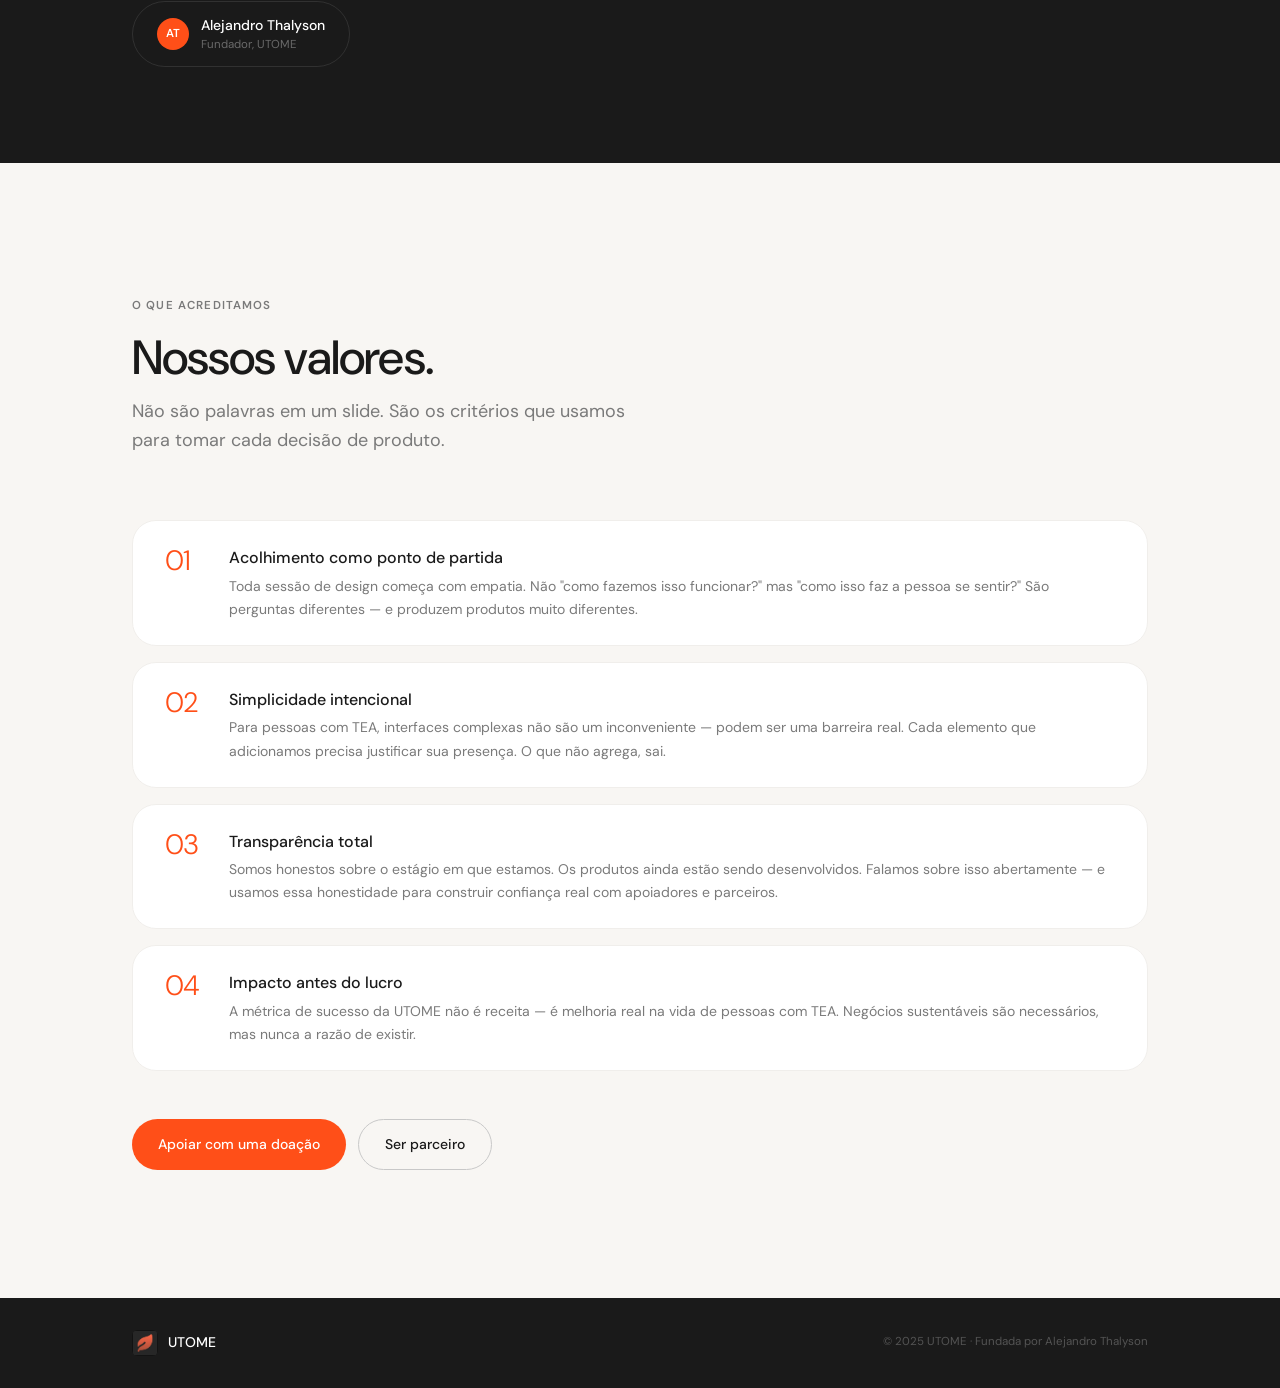
<file: sobre-nos.html>
<!DOCTYPE html>
<html lang="pt-BR">
<head>
  <meta charset="UTF-8" />
  <meta name="viewport" content="width=device-width, initial-scale=1.0" />
  <title>Sobre Nós — UTOME</title>
  <meta name="description" content="Conheça a história da UTOME e de Alejandro Thalyson — fundador e idealizador de tecnologia inclusiva para pessoas com TEA." />
  <link rel="icon" type="image/png" href="../assets/favicon/logotipo.png" />
  <link rel="preconnect" href="https://fonts.googleapis.com" />
  <link rel="preconnect" href="https://fonts.gstatic.com" crossorigin />
  <link href="https://fonts.googleapis.com/css2?family=DM+Sans:opsz,wght@9..40,300;9..40,400;9..40,500;9..40,600&display=swap" rel="stylesheet" />
  <link rel="stylesheet" href="../styles/variables.css" />
  <link rel="stylesheet" href="../styles/animations.css" />
  <link rel="stylesheet" href="../styles/global.css" />
  <link rel="stylesheet" href="../styles/responsive.css" />

  <style>
    #navbar {
      position: fixed; top: 0; left: 0; right: 0; z-index: 90;
      padding: 20px 0;
      background: rgba(255,255,255,0.92);
      backdrop-filter: blur(16px); -webkit-backdrop-filter: blur(16px);
      box-shadow: 0 1px 0 var(--color-gray-4);
    }
    .nav__inner { display: flex; align-items: center; justify-content: space-between; }
    .nav__logo {
      display: flex; align-items: center; gap: 10px;
      font-size: 1.1rem; font-weight: 600; letter-spacing: -0.01em;
    }
    .nav__logo-mark {
      width: 32px; height: 32px; border-radius: 8px; overflow: hidden;
      background: var(--color-black); display: flex; align-items: center; justify-content: center;
    }
    .nav__logo-mark img { width: 100%; height: 100%; object-fit: cover; }
    .nav__back {
      display: inline-flex; align-items: center; gap: 8px;
      font-size: var(--text-sm); color: var(--color-gray-2); transition: color 0.2s;
    }
    .nav__back:hover { color: var(--color-black); }

    /* HERO */
    .about-hero {
      padding: 130px 0 80px;
      background: var(--color-white);
      border-bottom: 1px solid var(--color-gray-4);
    }
    .about-hero__title {
      font-size: clamp(2.4rem, 5vw, 4rem);
      font-weight: 400; letter-spacing: -0.03em; line-height: 1.08;
      max-width: 700px; margin-bottom: var(--space-5);
    }
    .about-hero__title em { font-style: normal; color: var(--color-orange); }
    .about-hero__sub {
      font-size: var(--text-md); color: var(--color-gray-2); max-width: 540px;
      line-height: 1.65; font-weight: 300;
    }

    /* FOUNDER */
    .founder-section { padding: var(--space-10) 0; background: var(--color-cream); }
    .founder-grid {
      display: grid; grid-template-columns: 380px 1fr; gap: var(--space-10); align-items: start;
    }
    .founder-card {
      background: var(--color-white); border: 1px solid var(--color-gray-4);
      border-radius: var(--radius-lg); overflow: hidden;
      position: sticky; top: 100px;
    }
    .founder-card__visual {
      background: var(--color-black); aspect-ratio: 4/5;
      display: flex; align-items: center; justify-content: center;
      position: relative; overflow: hidden;
    }
    .founder-card__visual-bg {
      position: absolute; inset: 0;
      background: radial-gradient(ellipse 70% 60% at 50% 80%, rgba(255,79,24,0.2) 0%, transparent 60%);
    }
    .founder-initials {
      width: 100px; height: 100px; border-radius: 50%;
      background: rgba(255,79,24,0.15); border: 1px solid rgba(255,79,24,0.2);
      display: flex; align-items: center; justify-content: center;
      font-size: 2rem; font-weight: 500; color: var(--color-white);
      position: relative; z-index: 1; letter-spacing: -0.02em;
    }
    .founder-card__info { padding: var(--space-5) var(--space-6); }
    .founder-name { font-size: var(--text-xl); font-weight: 500; letter-spacing: -0.02em; margin-bottom: 4px; }
    .founder-role { font-size: var(--text-sm); color: var(--color-orange); font-weight: 500; margin-bottom: var(--space-4); }
    .founder-tags { display: flex; flex-wrap: wrap; gap: var(--space-2); }
    .ftag {
      font-size: var(--text-xs); color: var(--color-gray-1); background: var(--color-cream);
      border: 1px solid var(--color-gray-4); border-radius: var(--radius-full);
      padding: 4px 10px; font-weight: 500;
    }

    /* Story content */
    .story-content { display: flex; flex-direction: column; gap: var(--space-8); }
    .story-block {}
    .story-block__label {
      font-size: var(--text-xs); font-weight: 600; letter-spacing: 0.1em; text-transform: uppercase;
      color: var(--color-orange); margin-bottom: var(--space-3);
    }
    .story-block__title {
      font-size: var(--text-2xl); font-weight: 500; letter-spacing: -0.02em;
      line-height: 1.2; margin-bottom: var(--space-4);
    }
    .story-block__text {
      font-size: var(--text-base); color: var(--color-gray-1); line-height: 1.75; font-weight: 300;
    }
    .story-block__text + .story-block__text { margin-top: var(--space-4); }
    .story-block__divider { width: 40px; height: 2px; background: var(--color-orange); border-radius: 2px; margin: var(--space-6) 0; }

    /* MISSION GRID */
    .mission-section { padding: var(--space-10) 0; background: var(--color-white); }
    .mission-grid { display: grid; grid-template-columns: repeat(3, 1fr); gap: var(--space-5); margin-top: var(--space-8); }
    .mission-card {
      border: 1px solid var(--color-gray-4); border-radius: var(--radius-lg); padding: var(--space-6);
      transition: border-color var(--duration) var(--ease);
    }
    .mission-card:hover { border-color: var(--color-gray-3); }
    .mission-num {
      font-size: var(--text-3xl); font-weight: 300; color: var(--color-orange);
      letter-spacing: -0.04em; line-height: 1; margin-bottom: var(--space-3);
    }
    .mission-title { font-size: var(--text-base); font-weight: 500; margin-bottom: var(--space-2); }
    .mission-desc { font-size: var(--text-sm); color: var(--color-gray-2); line-height: 1.6; }

    /* MANIFESTO STRIP */
    .manifesto-strip {
      background: var(--color-black); padding: var(--space-9) 0;
    }
    .manifesto-strip__quote {
      font-size: clamp(1.6rem, 3vw, 2.4rem); font-weight: 300;
      letter-spacing: -0.03em; line-height: 1.25; color: var(--color-white);
      max-width: 720px;
    }
    .manifesto-strip__quote em { font-style: normal; color: var(--color-orange); }
    .manifesto-strip__author {
      margin-top: var(--space-6); display: inline-flex; align-items: center; gap: var(--space-3);
      border: 1px solid rgba(255,255,255,0.1); border-radius: var(--radius-full);
      padding: var(--space-3) var(--space-5);
    }
    .author-avatar {
      width: 32px; height: 32px; border-radius: 50%; background: var(--color-orange);
      display: flex; align-items: center; justify-content: center;
      font-size: var(--text-xs); font-weight: 600; color: var(--color-white);
    }
    .author-name { font-size: var(--text-sm); color: var(--color-white); font-weight: 500; }
    .author-role { font-size: var(--text-xs); color: rgba(255,255,255,0.35); }

    /* VALUES */
    .values-section { padding: var(--space-10) 0; background: var(--color-cream); }
    .values-list-full { margin-top: var(--space-8); display: flex; flex-direction: column; gap: var(--space-4); }
    .value-full {
      display: grid; grid-template-columns: 40px 1fr;
      gap: var(--space-5); align-items: start;
      background: var(--color-white); border: 1px solid var(--color-gray-4);
      border-radius: var(--radius-lg); padding: var(--space-5) var(--space-6);
      transition: border-color var(--duration) var(--ease);
    }
    .value-full:hover { border-color: var(--color-gray-3); }
    .value-num { font-size: var(--text-xl); font-weight: 300; color: var(--color-orange); letter-spacing: -0.02em; line-height: 1; padding-top: 2px; }
    .value-full__title { font-size: var(--text-base); font-weight: 500; margin-bottom: 4px; }
    .value-full__desc { font-size: var(--text-sm); color: var(--color-gray-2); line-height: 1.65; }

    /* CTA */
    .cta-row { display: flex; gap: var(--space-3); flex-wrap: wrap; margin-top: var(--space-7); }

    /* FOOTER */
    .page-footer { background: var(--color-black); padding: var(--space-6) 0; }
    .page-footer__inner { display: flex; justify-content: space-between; align-items: center; flex-wrap: wrap; gap: var(--space-4); }
    .page-footer__brand { display: flex; align-items: center; gap: 10px; font-size: var(--text-sm); font-weight: 500; color: var(--color-white); }
    .page-footer__brand-mark { width: 26px; height: 26px; border-radius: 6px; overflow: hidden; background: rgba(255,255,255,0.1); }
    .page-footer__brand-mark img { width: 100%; height: 100%; object-fit: cover; }
    .page-footer__copy { font-size: var(--text-xs); color: rgba(255,255,255,0.25); }

    @media (max-width: 860px) {
      .founder-grid { grid-template-columns: 1fr; }
      .founder-card { position: static; max-width: 380px; }
      .mission-grid { grid-template-columns: 1fr 1fr; }
    }
    @media (max-width: 580px) {
      .mission-grid { grid-template-columns: 1fr; }
      .page-footer__inner { flex-direction: column; text-align: center; }
    }
  </style>
</head>
<body>

<nav id="navbar">
  <div class="container">
    <div class="nav__inner">
      <a href="../index.html" class="nav__logo">
        <div class="nav__logo-mark">
          <img src="../assets/favicon/logotipo.png" alt="" aria-hidden="true" />
        </div>
        UTOME
      </a>
      <a href="../index.html" class="nav__back">
        <svg width="16" height="16" viewBox="0 0 24 24" fill="none" stroke="currentColor" stroke-width="1.8" stroke-linecap="round" stroke-linejoin="round"><polyline points="19,12 5,12"/><polyline points="12,19 5,12 12,5"/></svg>
        Voltar ao site
      </a>
    </div>
  </div>
</nav>

<!-- HERO -->
<header class="about-hero">
  <div class="container">
    <div class="reveal">
      <span class="label label--orange">Sobre Nós</span>
      <h1 class="about-hero__title">
        A história de quem<br/>acredita que tecnologia<br/>pode <em>compreender.</em>
      </h1>
      <p class="about-hero__sub">
        A UTOME nasceu de uma convicção simples: que toda criança, todo adulto, merece ferramentas pensadas especificamente para a forma como eles percebem o mundo.
      </p>
    </div>
  </div>
</header>

<!-- FOUNDER -->
<section class="founder-section">
  <div class="container">
    <div class="founder-grid">

      <!-- Card -->
      <div class="founder-card reveal">
        <div class="founder-card__visual">
          <div class="founder-card__visual-bg"></div>
          <div class="founder-initials">AT</div>
        </div>
        <div class="founder-card__info">
          <div class="founder-name">Alejandro Thalyson</div>
          <div class="founder-role">Fundador & Idealizador · UTOME</div>
          <div class="founder-tags">
            <span class="ftag">Tecnologia Inclusiva</span>
            <span class="ftag">Design para TEA</span>
            <span class="ftag">Hardware & IoT</span>
            <span class="ftag">Impacto Social</span>
          </div>
        </div>
      </div>

      <!-- Story -->
      <div class="story-content">

        <div class="story-block reveal">
          <div class="story-block__label">A origem</div>
          <h2 class="story-block__title">Por que a UTOME existe.</h2>
          <p class="story-block__text">
            A UTOME surgiu de uma observação persistente: a tecnologia avança em velocidade impressionante, mas raramente com as pessoas com TEA em mente. Os produtos existentes são adaptações — não criações. São interfaces que pedem que o usuário se molde a elas, não o contrário.
          </p>
          <p class="story-block__text">
            Alejandro Thalyson fundou a UTOME com uma premissa diferente: construir do zero, com empatia como ponto de partida, não como acabamento. Cada decisão — de hardware, de interface, de material — começa pela pergunta <em>"como isso afeta quem tem TEA?"</em>
          </p>
          <div class="story-block__divider"></div>
        </div>

        <div class="story-block reveal">
          <div class="story-block__label">O fundador</div>
          <h2 class="story-block__title">Alejandro Thalyson.</h2>
          <p class="story-block__text">
            Alejandro é um jovem desenvolvedor e maker apaixonado pela interseção entre tecnologia e humanidade. Desde cedo, desenvolveu interesse por eletrônica, programação e design — e percebeu que essas ferramentas tinham potencial real de transformação social quando aplicadas com intenção.
          </p>
          <p class="story-block__text">
            Ao pesquisar o cotidiano de famílias com crianças com Transtorno do Espectro Autista, Alejandro identificou lacunas gritantes: falta de dispositivos pensados para comunicação alternativa, ausência de ferramentas de monitoramento acessíveis financeiramente, e a solidão de cuidadores que não têm suporte tecnológico adequado.
          </p>
          <p class="story-block__text">
            Dessa inquietação nasceu a UTOME — com dois projetos concretos em desenvolvimento: o <strong>UTOME Zero</strong>, um robô companheiro que auxilia na comunicação e rotinas, e a <strong>Pulseira A1</strong>, um wearable de monitoramento preventivo de sobrecarga sensorial.
          </p>
          <div class="story-block__divider"></div>
        </div>

        <div class="story-block reveal">
          <div class="story-block__label">O presente</div>
          <h2 class="story-block__title">Onde estamos agora.</h2>
          <p class="story-block__text">
            A UTOME é uma startup em fase inicial — honesta sobre isso. Os projetos estão em desenvolvimento ativo. Ainda há muito a construir, testar e aprender. Mas a direção é clara, o compromisso é sério, e cada passo é dado com cuidado.
          </p>
          <p class="story-block__text">
            Acreditamos que startups sociais precisam de transparência. Por isso, este site existe: para mostrar o processo, convidar parceiros e apoiadores, e construir junto com a comunidade que mais precisa dessas soluções.
          </p>
        </div>

      </div>
    </div>
  </div>
</section>

<!-- MISSION NUMBERS -->
<section class="mission-section">
  <div class="container">
    <div class="reveal">
      <span class="label">Nossa Missão em números</span>
      <h2 class="section__title">O que move a UTOME.</h2>
    </div>
    <div class="mission-grid">
      <div class="mission-card reveal">
        <div class="mission-num">2</div>
        <div class="mission-title">Projetos em desenvolvimento</div>
        <div class="mission-desc">UTOME Zero e Pulseira A1 — ambos focados exclusivamente em pessoas com TEA.</div>
      </div>
      <div class="mission-card reveal reveal-d1">
        <div class="mission-num">0</div>
        <div class="mission-title">Desvio de recursos</div>
        <div class="mission-desc">Todo valor recebido via doação vai diretamente para compra de materiais. Sem exceções.</div>
      </div>
      <div class="mission-card reveal reveal-d2">
        <div class="mission-num">∞</div>
        <div class="mission-title">Compromisso com inclusão</div>
        <div class="mission-desc">A acessibilidade não é uma fase do produto — ela é a fundação de tudo que construímos.</div>
      </div>
    </div>
  </div>
</section>

<!-- MANIFESTO STRIP -->
<div class="manifesto-strip">
  <div class="container">
    <div class="reveal">
      <p class="manifesto-strip__quote">
        "Tecnologia não deve apenas <em>funcionar.</em> Ela deve <em>compreender</em> — e para isso, ela precisa ser feita por quem se importa."
      </p>
      <div class="manifesto-strip__author">
        <div class="author-avatar">AT</div>
        <div>
          <div class="author-name">Alejandro Thalyson</div>
          <div class="author-role">Fundador, UTOME</div>
        </div>
      </div>
    </div>
  </div>
</div>

<!-- VALUES -->
<section class="values-section">
  <div class="container">
    <div class="reveal">
      <span class="label">O que acreditamos</span>
      <h2 class="section__title">Nossos valores.</h2>
      <p class="section__sub">Não são palavras em um slide. São os critérios que usamos para tomar cada decisão de produto.</p>
    </div>
    <div class="values-list-full">
      <div class="value-full reveal">
        <div class="value-num">01</div>
        <div>
          <div class="value-full__title">Acolhimento como ponto de partida</div>
          <div class="value-full__desc">Toda sessão de design começa com empatia. Não "como fazemos isso funcionar?" mas "como isso faz a pessoa se sentir?" São perguntas diferentes — e produzem produtos muito diferentes.</div>
        </div>
      </div>
      <div class="value-full reveal reveal-d1">
        <div class="value-num">02</div>
        <div>
          <div class="value-full__title">Simplicidade intencional</div>
          <div class="value-full__desc">Para pessoas com TEA, interfaces complexas não são um inconveniente — podem ser uma barreira real. Cada elemento que adicionamos precisa justificar sua presença. O que não agrega, sai.</div>
        </div>
      </div>
      <div class="value-full reveal reveal-d2">
        <div class="value-num">03</div>
        <div>
          <div class="value-full__title">Transparência total</div>
          <div class="value-full__desc">Somos honestos sobre o estágio em que estamos. Os produtos ainda estão sendo desenvolvidos. Falamos sobre isso abertamente — e usamos essa honestidade para construir confiança real com apoiadores e parceiros.</div>
        </div>
      </div>
      <div class="value-full reveal reveal-d3">
        <div class="value-num">04</div>
        <div>
          <div class="value-full__title">Impacto antes do lucro</div>
          <div class="value-full__desc">A métrica de sucesso da UTOME não é receita — é melhoria real na vida de pessoas com TEA. Negócios sustentáveis são necessários, mas nunca a razão de existir.</div>
        </div>
      </div>
    </div>

    <div class="cta-row reveal">
      <a href="doacao.html" class="btn btn--primary">Apoiar com uma doação</a>
      <a href="parcerias.html" class="btn btn--outline">Ser parceiro</a>
    </div>
  </div>
</section>

<footer class="page-footer">
  <div class="container">
    <div class="page-footer__inner">
      <div class="page-footer__brand">
        <div class="page-footer__brand-mark">
          <img src="../assets/favicon/logotipo.png" alt="" />
        </div>
        UTOME
      </div>
      <p class="page-footer__copy">&copy; 2025 UTOME · Fundada por Alejandro Thalyson</p>
    </div>
  </div>
</footer>

<script>
  var reveals = document.querySelectorAll('.reveal');
  var obs = new IntersectionObserver(function(entries) {
    entries.forEach(function(e) {
      if (e.isIntersecting) { e.target.classList.add('visible'); obs.unobserve(e.target); }
    });
  }, { threshold: 0.08, rootMargin: '0px 0px -30px 0px' });
  reveals.forEach(function(el) { obs.observe(el); });
</script>
</body>
</html>
</file>
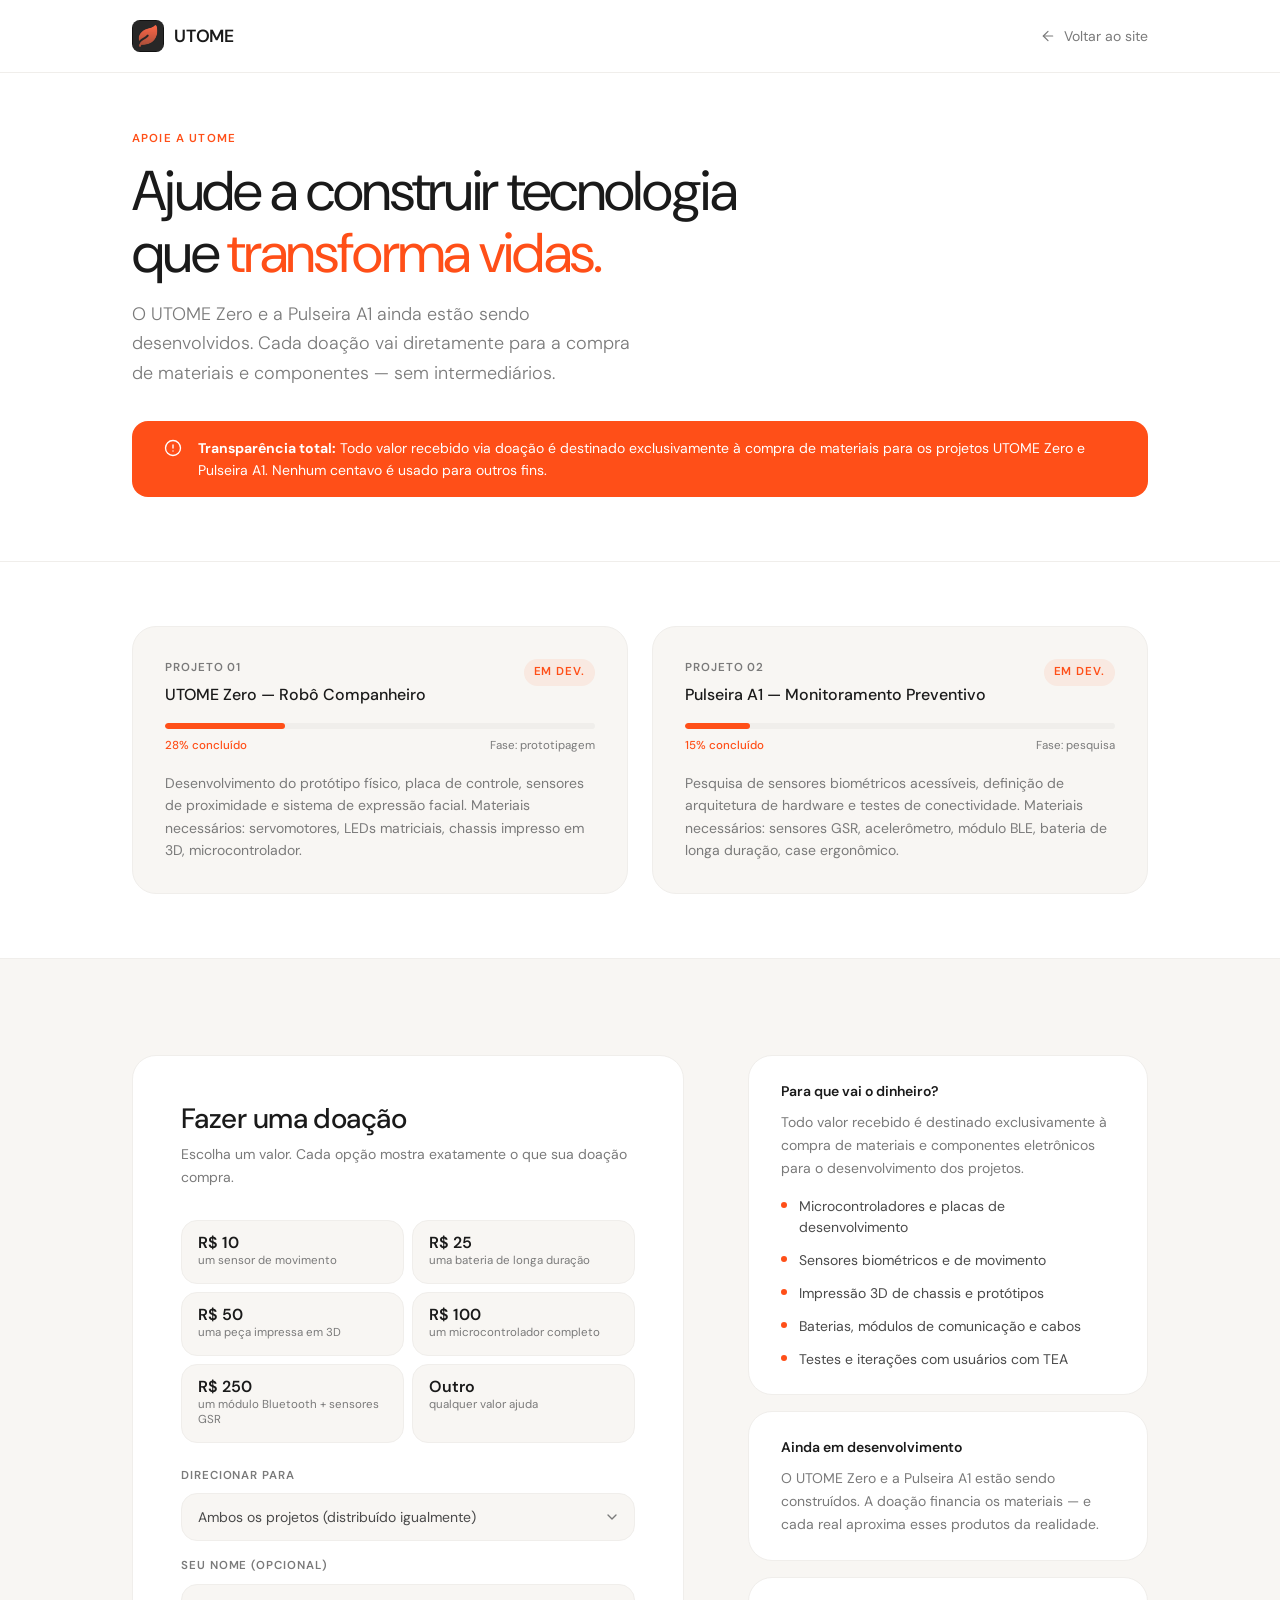
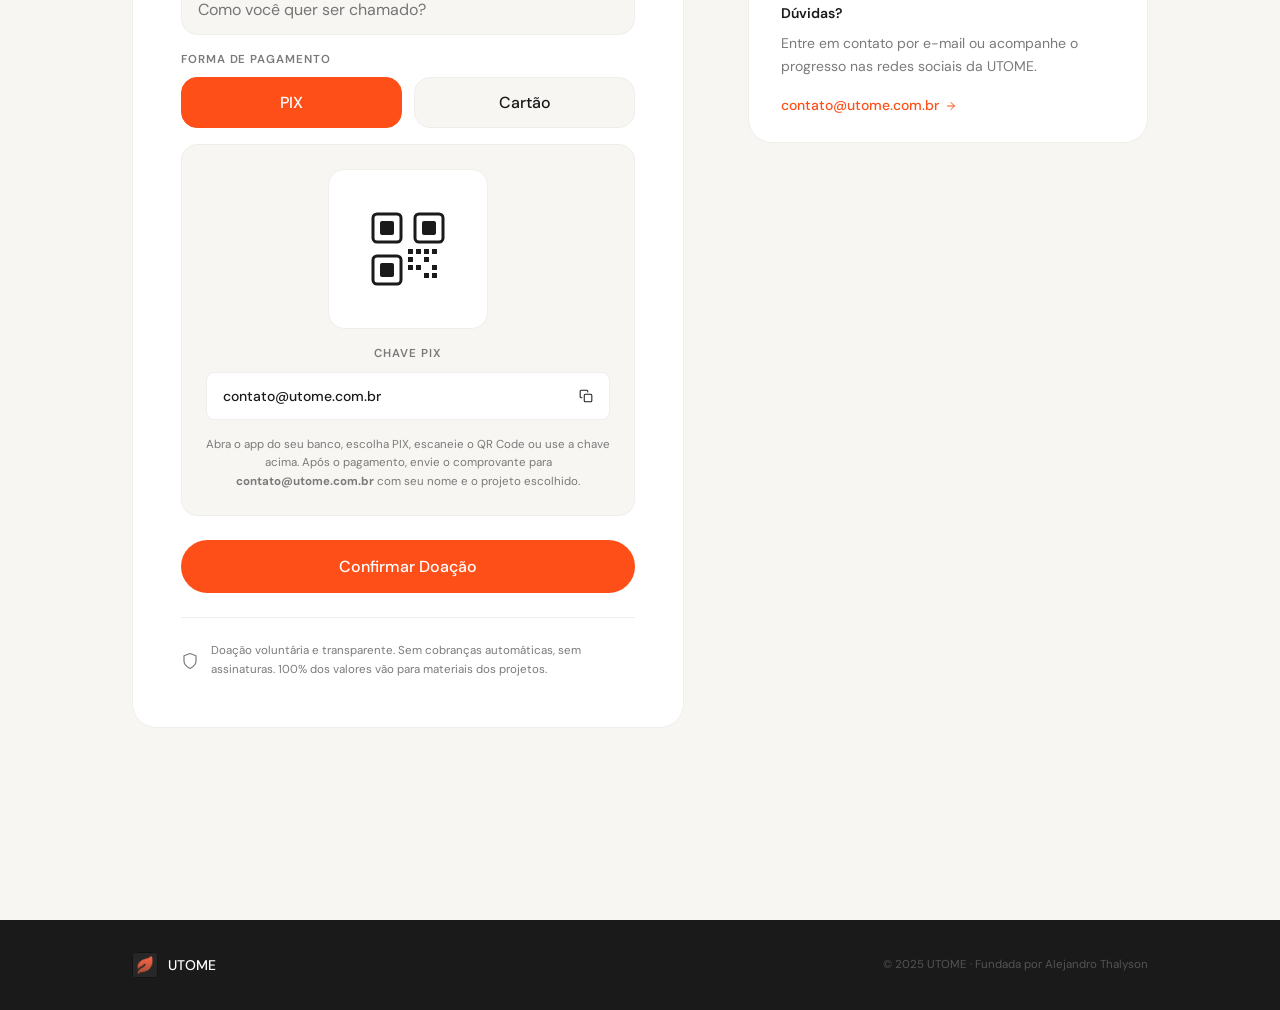
<file: pages/doacao.html>
<!DOCTYPE html>
<html lang="pt-BR">
<head>
  <meta charset="UTF-8" />
  <meta name="viewport" content="width=device-width, initial-scale=1.0" />
  <title>Doação — UTOME</title>
  <meta name="description" content="Apoie o desenvolvimento do UTOME Zero e da Pulseira A1. Todo valor recebido vai exclusivamente para compra de materiais." />
  <link rel="icon" type="image/png" href="../assets/favicon/logotipo.png" />
  <link rel="preconnect" href="https://fonts.googleapis.com" />
  <link rel="preconnect" href="https://fonts.gstatic.com" crossorigin />
  <link href="https://fonts.googleapis.com/css2?family=DM+Sans:opsz,wght@9..40,300;9..40,400;9..40,500;9..40,600&display=swap" rel="stylesheet" />
  <link rel="stylesheet" href="../styles/variables.css" />
  <link rel="stylesheet" href="../styles/animations.css" />
  <link rel="stylesheet" href="../styles/global.css" />
  <link rel="stylesheet" href="../styles/responsive.css" />

  <style>
    /* NAVBAR */
    #navbar {
      position: fixed; top: 0; left: 0; right: 0; z-index: 90;
      padding: 20px 0;
      transition: background var(--duration) var(--ease), box-shadow var(--duration) var(--ease);
      background: rgba(255,255,255,0.92);
      backdrop-filter: blur(16px);
      -webkit-backdrop-filter: blur(16px);
      box-shadow: 0 1px 0 var(--color-gray-4);
    }
    .nav__inner { display: flex; align-items: center; justify-content: space-between; }
    .nav__logo {
      display: flex; align-items: center; gap: 10px;
      font-size: 1.1rem; font-weight: 600; letter-spacing: -0.01em;
    }
    .nav__logo-mark {
      width: 32px; height: 32px; border-radius: 8px; overflow: hidden;
      background: var(--color-black);
      display: flex; align-items: center; justify-content: center;
    }
    .nav__logo-mark img { width: 100%; height: 100%; object-fit: cover; }
    .nav__back {
      display: inline-flex; align-items: center; gap: 8px;
      font-size: var(--text-sm); color: var(--color-gray-2);
      transition: color 0.2s;
    }
    .nav__back:hover { color: var(--color-black); }

    /* PAGE */
    body { background: var(--color-cream); }

    .page-header {
      padding: 130px 0 64px;
      background: var(--color-white);
      border-bottom: 1px solid var(--color-gray-4);
    }
    .page-header .label { display: block; margin-bottom: var(--space-3); }

    .notice-bar {
      background: var(--color-orange);
      color: var(--color-white);
      padding: var(--space-4) var(--space-6);
      border-radius: var(--radius-md);
      font-size: var(--text-sm);
      line-height: 1.6;
      margin-top: var(--space-6);
      display: flex;
      gap: var(--space-4);
      align-items: flex-start;
    }
    .notice-bar svg { flex-shrink: 0; margin-top: 2px; }

    /* PROGRESS */
    .progress-section {
      padding: var(--space-8) 0;
      background: var(--color-white);
    }
    .progress-grid {
      display: grid;
      grid-template-columns: 1fr 1fr;
      gap: var(--space-5);
    }
    .progress-card {
      border: 1px solid var(--color-gray-4);
      border-radius: var(--radius-lg);
      padding: var(--space-6);
      background: var(--color-cream);
    }
    .progress-card__header {
      display: flex; justify-content: space-between; align-items: flex-start; margin-bottom: var(--space-4);
    }
    .progress-card__name { font-size: var(--text-base); font-weight: 500; }
    .progress-card__status {
      font-size: var(--text-xs); font-weight: 600; letter-spacing: 0.08em; text-transform: uppercase;
      background: var(--color-orange-bg); color: var(--color-orange);
      padding: 4px 10px; border-radius: var(--radius-full);
    }
    .progress-bar-wrap {
      width: 100%; height: 6px; background: var(--color-gray-4); border-radius: 99px; overflow: hidden; margin-bottom: 8px;
    }
    .progress-bar-fill {
      height: 100%; border-radius: 99px; background: var(--color-orange);
      transition: width 1.2s cubic-bezier(0.22, 1, 0.36, 1);
    }
    .progress-nums { display: flex; justify-content: space-between; font-size: var(--text-xs); color: var(--color-gray-2); }
    .progress-desc { font-size: var(--text-sm); color: var(--color-gray-2); margin-top: var(--space-4); line-height: 1.6; }

    /* DONATION FORM */
    .donation-section { padding: var(--space-9) 0; }
    .donation-layout {
      display: grid;
      grid-template-columns: 1fr 400px;
      gap: var(--space-8);
      align-items: start;
    }
    .donation-form-card {
      background: var(--color-white);
      border: 1px solid var(--color-gray-4);
      border-radius: var(--radius-lg);
      padding: var(--space-7);
    }
    .form-title { font-size: var(--text-xl); font-weight: 500; margin-bottom: var(--space-2); letter-spacing: -0.02em; }
    .form-sub { font-size: var(--text-sm); color: var(--color-gray-2); margin-bottom: var(--space-6); line-height: 1.6; }

    .amount-grid {
      display: grid;
      grid-template-columns: repeat(3, 1fr);
      gap: var(--space-3);
      margin-bottom: var(--space-4);
    }
    .amount-btn {
      padding: 14px 10px;
      border: 1.5px solid var(--color-gray-4);
      border-radius: var(--radius-md);
      background: var(--color-cream);
      font-family: var(--font-body);
      font-size: var(--text-base);
      font-weight: 500;
      color: var(--color-black);
      cursor: pointer;
      transition: all var(--duration) var(--ease);
      text-align: center;
    }
    .amount-btn:hover { border-color: var(--color-orange); color: var(--color-orange); }
    .amount-btn.active { border-color: var(--color-orange); background: var(--color-orange); color: var(--color-white); }

    .input-group { margin-bottom: var(--space-4); }
    .input-label { font-size: var(--text-xs); font-weight: 600; letter-spacing: 0.08em; text-transform: uppercase; color: var(--color-gray-2); display: block; margin-bottom: var(--space-2); }
    .input-wrap { position: relative; }
    .input-prefix {
      position: absolute; left: 16px; top: 50%; transform: translateY(-50%);
      font-size: var(--text-base); color: var(--color-gray-2); pointer-events: none;
    }
    .input-field {
      width: 100%; padding: 14px 16px 14px 36px;
      border: 1.5px solid var(--color-gray-4);
      border-radius: var(--radius-md);
      font-family: var(--font-body); font-size: var(--text-base); color: var(--color-black);
      background: var(--color-cream);
      outline: none;
      transition: border-color var(--duration) var(--ease);
    }
    .input-field:focus { border-color: var(--color-orange); background: var(--color-white); }
    .input-field--plain { padding-left: 16px; }

    .select-field {
      width: 100%; padding: 14px 16px;
      border: 1.5px solid var(--color-gray-4);
      border-radius: var(--radius-md);
      font-family: var(--font-body); font-size: var(--text-sm); color: var(--color-gray-1);
      background: var(--color-cream);
      outline: none; cursor: pointer;
      transition: border-color var(--duration) var(--ease);
      appearance: none;
      background-image: url("data:image/svg+xml,%3Csvg width='16' height='16' viewBox='0 0 24 24' fill='none' stroke='%237a7a7a' stroke-width='2' stroke-linecap='round' stroke-linejoin='round' xmlns='http://www.w3.org/2000/svg'%3E%3Cpolyline points='6 9 12 15 18 9'/%3E%3C/svg%3E");
      background-repeat: no-repeat;
      background-position: right 14px center;
      padding-right: 40px;
    }
    .select-field:focus { border-color: var(--color-orange); }

    .pix-display {
      display: none;
      background: var(--color-cream);
      border: 1px solid var(--color-gray-4);
      border-radius: var(--radius-md);
      padding: var(--space-5);
      text-align: center;
      margin-top: var(--space-4);
    }
    .pix-display.visible { display: block; }
    .pix-qr {
      width: 160px; height: 160px;
      background: var(--color-white);
      border: 1px solid var(--color-gray-4);
      border-radius: var(--radius-md);
      margin: 0 auto var(--space-4);
      display: flex; align-items: center; justify-content: center;
    }
    .pix-key-label { font-size: var(--text-xs); color: var(--color-gray-2); margin-bottom: var(--space-2); text-transform: uppercase; letter-spacing: 0.08em; font-weight: 600; }
    .pix-key {
      display: flex; align-items: center; gap: var(--space-2);
      background: var(--color-white); border: 1px solid var(--color-gray-4);
      border-radius: var(--radius-sm); padding: var(--space-3) var(--space-4);
      font-size: var(--text-sm); font-weight: 500;
      cursor: pointer; transition: border-color 0.2s;
      justify-content: space-between;
    }
    .pix-key:hover { border-color: var(--color-orange); }
    .pix-copied {
      font-size: var(--text-xs); color: var(--color-orange); margin-top: var(--space-2);
      display: none;
    }
    .pix-copied.visible { display: block; }
    .pix-note { font-size: var(--text-xs); color: var(--color-gray-2); margin-top: var(--space-4); line-height: 1.6; }

    .form-divider { display: flex; align-items: center; gap: var(--space-4); margin: var(--space-4) 0; }
    .form-divider::before, .form-divider::after { content: ''; flex: 1; height: 1px; background: var(--color-gray-4); }
    .form-divider span { font-size: var(--text-xs); color: var(--color-gray-2); white-space: nowrap; }

    .btn--full { width: 100%; justify-content: center; padding: 16px; font-size: var(--text-base); }
    .btn--disabled { opacity: 0.5; cursor: not-allowed; pointer-events: none; }

    .guarantee {
      display: flex; align-items: center; gap: var(--space-3);
      margin-top: var(--space-5); padding-top: var(--space-5);
      border-top: 1px solid var(--color-gray-4);
    }
    .guarantee svg { flex-shrink: 0; }
    .guarantee p { font-size: var(--text-xs); color: var(--color-gray-2); line-height: 1.6; }

    /* Sidebar info */
    .donation-sidebar { display: flex; flex-direction: column; gap: var(--space-4); }
    .sidebar-card {
      background: var(--color-white);
      border: 1px solid var(--color-gray-4);
      border-radius: var(--radius-lg);
      padding: var(--space-5) var(--space-6);
    }
    .sidebar-card__title { font-size: var(--text-sm); font-weight: 600; margin-bottom: var(--space-2); }
    .sidebar-card__text { font-size: var(--text-sm); color: var(--color-gray-2); line-height: 1.65; }
    .usage-list { margin-top: var(--space-4); display: flex; flex-direction: column; gap: var(--space-3); }
    .usage-item { display: flex; gap: var(--space-3); font-size: var(--text-sm); align-items: flex-start; }
    .usage-dot { width: 6px; height: 6px; border-radius: 50%; background: var(--color-orange); margin-top: 6px; flex-shrink: 0; }
    .usage-text { color: var(--color-gray-1); line-height: 1.5; }

    /* FOOTER */
    .page-footer {
      background: var(--color-black);
      padding: var(--space-6) 0;
      margin-top: var(--space-9);
    }
    .page-footer__inner {
      display: flex; justify-content: space-between; align-items: center; flex-wrap: wrap; gap: var(--space-4);
    }
    .page-footer__brand {
      display: flex; align-items: center; gap: 10px;
      font-size: var(--text-sm); font-weight: 500; color: var(--color-white);
    }
    .page-footer__brand-mark {
      width: 26px; height: 26px; border-radius: 6px; overflow: hidden; background: rgba(255,255,255,0.1);
    }
    .page-footer__brand-mark img { width: 100%; height: 100%; object-fit: cover; }
    .page-footer__copy { font-size: var(--text-xs); color: rgba(255,255,255,0.25); }

    /* Responsive */
    @media (max-width: 820px) {
      .donation-layout { grid-template-columns: 1fr; }
      .progress-grid { grid-template-columns: 1fr; }
      .amount-grid { grid-template-columns: repeat(2, 1fr); }
      .donation-sidebar { order: -1; }
    }
    @media (max-width: 580px) {
      .page-footer__inner { flex-direction: column; text-align: center; }
    }
    /* AMOUNT CARDS — valores com contexto tangível */
    .amount-cards {
      display: grid;
      grid-template-columns: 1fr 1fr;
      gap: var(--space-2);
      margin-bottom: var(--space-5);
    }
    .amount-card {
      display: flex;
      flex-direction: column;
      align-items: flex-start;
      gap: 3px;
      padding: 14px 16px;
      border: 1.5px solid var(--color-gray-4);
      border-radius: var(--radius-md);
      background: var(--color-cream);
      cursor: pointer;
      text-align: left;
      font-family: var(--font-body);
      transition: all var(--duration) var(--ease);
    }
    .amount-card:hover {
      border-color: var(--color-orange);
      background: var(--color-white);
    }
    .amount-card.active {
      border-color: var(--color-orange);
      background: var(--color-white);
      box-shadow: 0 0 0 3px var(--color-orange-bg);
    }
    .amount-card__val {
      font-size: var(--text-base);
      font-weight: 600;
      color: var(--color-black);
      line-height: 1;
    }
    .amount-card.active .amount-card__val { color: var(--color-orange); }
    .amount-card__what {
      font-size: 0.72rem;
      color: var(--color-gray-2);
      line-height: 1.3;
    }
  </style>
</head>
<body>

<!-- NAVBAR -->
<nav id="navbar">
  <div class="container">
    <div class="nav__inner">
      <a href="../index.html" class="nav__logo">
        <div class="nav__logo-mark">
          <img src="../assets/favicon/logotipo.png" alt="" aria-hidden="true" />
        </div>
        UTOME
      </a>
      <a href="../index.html" class="nav__back">
        <svg width="16" height="16" viewBox="0 0 24 24" fill="none" stroke="currentColor" stroke-width="1.8" stroke-linecap="round" stroke-linejoin="round"><polyline points="19,12 5,12"/><polyline points="12,19 5,12 12,5"/></svg>
        Voltar ao site
      </a>
    </div>
  </div>
</nav>

<!-- PAGE HEADER -->
<header class="page-header">
  <div class="container">
    <div class="reveal">
      <span class="label label--orange">Apoie a UTOME</span>
      <h1 style="font-size: clamp(2rem, 5vw, 3.5rem); font-weight: 400; letter-spacing: -0.03em; line-height: 1.1; max-width: 640px;">
        Ajude a construir tecnologia<br/>que <em style="font-style:normal; color:var(--color-orange);">transforma vidas.</em>
      </h1>
      <p style="font-size: var(--text-md); color: var(--color-gray-2); max-width: 520px; margin-top: var(--space-4); line-height: 1.65; font-weight: 300;">
        O UTOME Zero e a Pulseira A1 ainda estão sendo desenvolvidos. Cada doação vai diretamente para a compra de materiais e componentes — sem intermediários.
      </p>
      <div class="notice-bar reveal reveal-d1">
        <svg width="18" height="18" viewBox="0 0 24 24" fill="none" stroke="currentColor" stroke-width="1.8" stroke-linecap="round" stroke-linejoin="round">
          <circle cx="12" cy="12" r="10"/><line x1="12" y1="8" x2="12" y2="12"/><line x1="12" y1="16" x2="12.01" y2="16"/>
        </svg>
        <p><strong>Transparência total:</strong> Todo valor recebido via doação é destinado exclusivamente à compra de materiais para os projetos UTOME Zero e Pulseira A1. Nenhum centavo é usado para outros fins.</p>
      </div>
    </div>
  </div>
</header>

<!-- PROGRESS -->
<section class="progress-section">
  <div class="container">
    <div class="progress-grid">

      <div class="progress-card reveal">
        <div class="progress-card__header">
          <div>
            <div style="font-size:var(--text-xs);color:var(--color-gray-2);text-transform:uppercase;letter-spacing:0.08em;margin-bottom:4px;font-weight:600;">Projeto 01</div>
            <div class="progress-card__name">UTOME Zero — Robô Companheiro</div>
          </div>
          <div class="progress-card__status">Em dev.</div>
        </div>
        <div class="progress-bar-wrap">
          <div class="progress-bar-fill" style="width: 28%;" id="bar1"></div>
        </div>
        <div class="progress-nums">
          <span style="color:var(--color-orange);font-weight:500;">28% concluído</span>
          <span>Fase: prototipagem</span>
        </div>
        <p class="progress-desc">Desenvolvimento do protótipo físico, placa de controle, sensores de proximidade e sistema de expressão facial. Materiais necessários: servomotores, LEDs matriciais, chassis impresso em 3D, microcontrolador.</p>
      </div>

      <div class="progress-card reveal reveal-d1">
        <div class="progress-card__header">
          <div>
            <div style="font-size:var(--text-xs);color:var(--color-gray-2);text-transform:uppercase;letter-spacing:0.08em;margin-bottom:4px;font-weight:600;">Projeto 02</div>
            <div class="progress-card__name">Pulseira A1 — Monitoramento Preventivo</div>
          </div>
          <div class="progress-card__status">Em dev.</div>
        </div>
        <div class="progress-bar-wrap">
          <div class="progress-bar-fill" style="width: 15%;" id="bar2"></div>
        </div>
        <div class="progress-nums">
          <span style="color:var(--color-orange);font-weight:500;">15% concluído</span>
          <span>Fase: pesquisa</span>
        </div>
        <p class="progress-desc">Pesquisa de sensores biométricos acessíveis, definição de arquitetura de hardware e testes de conectividade. Materiais necessários: sensores GSR, acelerômetro, módulo BLE, bateria de longa duração, case ergonômico.</p>
      </div>

    </div>
  </div>
</section>

<div class="divider"></div>

<!-- DONATION SECTION -->
<section class="donation-section">
  <div class="container">
    <div class="donation-layout">

      <!-- Form -->
      <div class="donation-form-card reveal">
        <h2 class="form-title">Fazer uma doação</h2>
        <p class="form-sub">Escolha um valor. Cada opção mostra exatamente o que sua doação compra.</p>

        <!-- Amount selector com contexto tangível -->
        <div class="amount-cards" id="amountGrid">
          <button class="amount-card" data-val="10">
            <span class="amount-card__val">R$ 10</span>
            <span class="amount-card__what">um sensor de movimento</span>
          </button>
          <button class="amount-card" data-val="25">
            <span class="amount-card__val">R$ 25</span>
            <span class="amount-card__what">uma bateria de longa duração</span>
          </button>
          <button class="amount-card" data-val="50">
            <span class="amount-card__val">R$ 50</span>
            <span class="amount-card__what">uma peça impressa em 3D</span>
          </button>
          <button class="amount-card" data-val="100">
            <span class="amount-card__val">R$ 100</span>
            <span class="amount-card__what">um microcontrolador completo</span>
          </button>
          <button class="amount-card" data-val="250">
            <span class="amount-card__val">R$ 250</span>
            <span class="amount-card__what">um módulo Bluetooth + sensores GSR</span>
          </button>
          <button class="amount-card" data-val="custom">
            <span class="amount-card__val">Outro</span>
            <span class="amount-card__what">qualquer valor ajuda</span>
          </button>
        </div>

        <!-- Custom value -->
        <div class="input-group" id="customGroup" style="display:none;">
          <label class="input-label" for="customAmount">Valor personalizado</label>
          <div class="input-wrap">
            <span class="input-prefix">R$</span>
            <input type="number" id="customAmount" class="input-field" placeholder="0,00" min="1" step="0.01" />
          </div>
        </div>

        <!-- Project selection -->
        <div class="input-group">
          <label class="input-label" for="projectSelect">Direcionar para</label>
          <select id="projectSelect" class="select-field">
            <option value="both">Ambos os projetos (distribuído igualmente)</option>
            <option value="zero">UTOME Zero — Robô Companheiro</option>
            <option value="a1">Pulseira A1 — Monitoramento Preventivo</option>
          </select>
        </div>

        <!-- Name (optional) -->
        <div class="input-group">
          <label class="input-label" for="donorName">Seu nome (opcional)</label>
          <input type="text" id="donorName" class="input-field input-field--plain" placeholder="Como você quer ser chamado?" />
        </div>

        <!-- Payment method -->
        <div class="input-group">
          <label class="input-label">Forma de pagamento</label>
          <div style="display:flex;gap:var(--space-3);">
            <button class="amount-btn active" id="btnPix" onclick="showPix()" style="flex:1;">PIX</button>
            <button class="amount-btn" id="btnCard" onclick="showCard()" style="flex:1;">Cartão</button>
          </div>
        </div>

        <!-- PIX -->
        <div class="pix-display visible" id="pixDisplay">
          <div class="pix-qr" aria-label="QR Code PIX (placeholder)">
            <svg width="80" height="80" viewBox="0 0 80 80" fill="none">
              <!-- QR placeholder pattern -->
              <rect x="5" y="5" width="28" height="28" rx="4" stroke="#1a1a1a" stroke-width="3" fill="none"/>
              <rect x="12" y="12" width="14" height="14" fill="#1a1a1a" rx="2"/>
              <rect x="47" y="5" width="28" height="28" rx="4" stroke="#1a1a1a" stroke-width="3" fill="none"/>
              <rect x="54" y="12" width="14" height="14" fill="#1a1a1a" rx="2"/>
              <rect x="5" y="47" width="28" height="28" rx="4" stroke="#1a1a1a" stroke-width="3" fill="none"/>
              <rect x="12" y="54" width="14" height="14" fill="#1a1a1a" rx="2"/>
              <rect x="40" y="40" width="5" height="5" fill="#1a1a1a"/>
              <rect x="48" y="40" width="5" height="5" fill="#1a1a1a"/>
              <rect x="56" y="40" width="5" height="5" fill="#1a1a1a"/>
              <rect x="64" y="40" width="5" height="5" fill="#1a1a1a"/>
              <rect x="40" y="48" width="5" height="5" fill="#1a1a1a"/>
              <rect x="56" y="48" width="5" height="5" fill="#1a1a1a"/>
              <rect x="40" y="56" width="5" height="5" fill="#1a1a1a"/>
              <rect x="48" y="56" width="5" height="5" fill="#1a1a1a"/>
              <rect x="64" y="56" width="5" height="5" fill="#1a1a1a"/>
              <rect x="56" y="64" width="5" height="5" fill="#1a1a1a"/>
              <rect x="64" y="64" width="5" height="5" fill="#1a1a1a"/>
            </svg>
          </div>
          <div class="pix-key-label">Chave PIX</div>
          <div class="pix-key" onclick="copyPix()">
            <span id="pixKeyText">contato@utome.com.br</span>
            <svg width="14" height="14" viewBox="0 0 24 24" fill="none" stroke="currentColor" stroke-width="1.8" stroke-linecap="round" stroke-linejoin="round">
              <rect x="9" y="9" width="13" height="13" rx="2"/><path d="M5 15H4a2 2 0 0 1-2-2V4a2 2 0 0 1 2-2h9a2 2 0 0 1 2 2v1"/>
            </svg>
          </div>
          <div class="pix-copied" id="pixCopied">Chave copiada!</div>
          <p class="pix-note">Abra o app do seu banco, escolha PIX, escaneie o QR Code ou use a chave acima. Após o pagamento, envie o comprovante para <strong>contato@utome.com.br</strong> com seu nome e o projeto escolhido.</p>
        </div>

        <!-- Card (placeholder) -->
        <div id="cardDisplay" style="display:none;">
          <div class="input-group">
            <label class="input-label" for="cardNum">Número do cartão</label>
            <input type="text" id="cardNum" class="input-field input-field--plain" placeholder="0000 0000 0000 0000" maxlength="19" />
          </div>
          <div style="display:grid;grid-template-columns:1fr 1fr;gap:var(--space-3);">
            <div class="input-group">
              <label class="input-label" for="cardExp">Validade</label>
              <input type="text" id="cardExp" class="input-field input-field--plain" placeholder="MM/AA" maxlength="5" />
            </div>
            <div class="input-group">
              <label class="input-label" for="cardCvv">CVV</label>
              <input type="text" id="cardCvv" class="input-field input-field--plain" placeholder="123" maxlength="4" />
            </div>
          </div>
          <p style="font-size:var(--text-xs);color:var(--color-gray-2);background:var(--color-cream);padding:var(--space-3) var(--space-4);border-radius:var(--radius-sm);border:1px solid var(--color-gray-4);line-height:1.6;">
            Integração com gateway de pagamento em breve. Por enquanto, use o PIX para fazer sua doação.
          </p>
        </div>

        <button class="btn btn--primary btn--full" style="margin-top:var(--space-5);" id="donateBtn" onclick="handleDonate()">
          Confirmar Doação
        </button>

        <!-- Success message (hidden) -->
        <div id="successMsg" style="display:none;text-align:center;padding:var(--space-6);background:var(--color-cream);border:1px solid var(--color-gray-4);border-radius:var(--radius-md);margin-top:var(--space-5);">
          <div style="font-size:2rem;margin-bottom:var(--space-3);">
            <svg width="40" height="40" viewBox="0 0 24 24" fill="none" stroke="#ff4f18" stroke-width="1.5" stroke-linecap="round" stroke-linejoin="round" style="margin:0 auto;">
              <path d="M22 11.08V12a10 10 0 1 1-5.93-9.14"/><polyline points="22,4 12,14.01 9,11.01"/>
            </svg>
          </div>
          <div style="font-size:var(--text-lg);font-weight:500;margin-bottom:var(--space-2);">Obrigado pelo apoio!</div>
          <p style="font-size:var(--text-sm);color:var(--color-gray-2);line-height:1.6;">Sua doação vai direto para os materiais do projeto. Assim que o produto estiver pronto, você fará parte dessa história.</p>
        </div>

        <div class="guarantee">
          <svg width="18" height="18" viewBox="0 0 24 24" fill="none" stroke="#7a7a7a" stroke-width="1.6" stroke-linecap="round" stroke-linejoin="round">
            <path d="M12 22s8-4 8-10V5l-8-3-8 3v7c0 6 8 10 8 10z"/>
          </svg>
          <p>Doação voluntária e transparente. Sem cobranças automáticas, sem assinaturas. 100% dos valores vão para materiais dos projetos.</p>
        </div>
      </div>

      <!-- Sidebar -->
      <div class="donation-sidebar">
        <div class="sidebar-card reveal reveal-d1">
          <div class="sidebar-card__title">Para que vai o dinheiro?</div>
          <div class="sidebar-card__text">Todo valor recebido é destinado exclusivamente à compra de materiais e componentes eletrônicos para o desenvolvimento dos projetos.</div>
          <div class="usage-list">
            <div class="usage-item">
              <div class="usage-dot"></div>
              <div class="usage-text">Microcontroladores e placas de desenvolvimento</div>
            </div>
            <div class="usage-item">
              <div class="usage-dot"></div>
              <div class="usage-text">Sensores biométricos e de movimento</div>
            </div>
            <div class="usage-item">
              <div class="usage-dot"></div>
              <div class="usage-text">Impressão 3D de chassis e protótipos</div>
            </div>
            <div class="usage-item">
              <div class="usage-dot"></div>
              <div class="usage-text">Baterias, módulos de comunicação e cabos</div>
            </div>
            <div class="usage-item">
              <div class="usage-dot"></div>
              <div class="usage-text">Testes e iterações com usuários com TEA</div>
            </div>
          </div>
        </div>

        <div class="sidebar-card reveal reveal-d2">
          <div class="sidebar-card__title">Ainda em desenvolvimento</div>
          <div class="sidebar-card__text">O UTOME Zero e a Pulseira A1 estão sendo construídos. A doação financia os materiais — e cada real aproxima esses produtos da realidade.</div>
        </div>

        <div class="sidebar-card reveal reveal-d3">
          <div class="sidebar-card__title">Dúvidas?</div>
          <div class="sidebar-card__text">Entre em contato por e-mail ou acompanhe o progresso nas redes sociais da UTOME.</div>
          <a href="mailto:contato@utome.com.br" style="display:inline-flex;align-items:center;gap:6px;margin-top:var(--space-4);font-size:var(--text-sm);color:var(--color-orange);font-weight:500;">
            contato@utome.com.br
            <svg width="12" height="12" viewBox="0 0 24 24" fill="none" stroke="currentColor" stroke-width="2" stroke-linecap="round" stroke-linejoin="round"><line x1="5" y1="12" x2="19" y2="12"/><polyline points="12,5 19,12 12,19"/></svg>
          </a>
        </div>
      </div>

    </div>
  </div>
</section>

<!-- FOOTER -->
<footer class="page-footer">
  <div class="container">
    <div class="page-footer__inner">
      <div class="page-footer__brand">
        <div class="page-footer__brand-mark">
          <img src="../assets/favicon/logotipo.png" alt="" />
        </div>
        UTOME
      </div>
      <p class="page-footer__copy">&copy; 2025 UTOME · Fundada por Alejandro Thalyson</p>
    </div>
  </div>
</footer>

<script>
  // Reveal
  var reveals = document.querySelectorAll('.reveal');
  var obs = new IntersectionObserver(function(entries) {
    entries.forEach(function(e) {
      if (e.isIntersecting) { e.target.classList.add('visible'); obs.unobserve(e.target); }
    });
  }, { threshold: 0.1, rootMargin: '0px 0px -30px 0px' });
  reveals.forEach(function(el) { obs.observe(el); });

  // Amount cards
  var selectedVal = null;
  document.querySelectorAll('.amount-card').forEach(function(btn) {
    btn.addEventListener('click', function() {
      document.querySelectorAll('.amount-card').forEach(function(b) { b.classList.remove('active'); });
      btn.classList.add('active');
      selectedVal = btn.dataset.val;
      var cg = document.getElementById('customGroup');
      cg.style.display = selectedVal === 'custom' ? 'block' : 'none';
    });
  });

  // Payment tabs
  function showPix() {
    document.getElementById('btnPix').classList.add('active');
    document.getElementById('btnCard').classList.remove('active');
    document.getElementById('pixDisplay').classList.add('visible');
    document.getElementById('cardDisplay').style.display = 'none';
  }
  function showCard() {
    document.getElementById('btnCard').classList.add('active');
    document.getElementById('btnPix').classList.remove('active');
    document.getElementById('pixDisplay').classList.remove('visible');
    document.getElementById('cardDisplay').style.display = 'block';
  }

  // Copy PIX
  function copyPix() {
    var key = document.getElementById('pixKeyText').textContent;
    navigator.clipboard.writeText(key).then(function() {
      var el = document.getElementById('pixCopied');
      el.classList.add('visible');
      setTimeout(function() { el.classList.remove('visible'); }, 2500);
    });
  }

  // Donate button
  function handleDonate() {
    var name = document.getElementById('donorName').value.trim();
    var project = document.getElementById('projectSelect').value;
    var btn = document.getElementById('donateBtn');

    if (!selectedVal) {
      alert('Selecione ou digite um valor de doação.');
      return;
    }

    // Show PIX and success message
    showPix();
    btn.style.display = 'none';
    document.getElementById('successMsg').style.display = 'block';
    window.scrollTo({ top: document.getElementById('successMsg').offsetTop - 100, behavior: 'smooth' });
  }

  // Card number formatting
  var cardNum = document.getElementById('cardNum');
  if (cardNum) {
    cardNum.addEventListener('input', function() {
      var v = this.value.replace(/\D/g, '').substring(0, 16);
      this.value = v.replace(/(.{4})/g, '$1 ').trim();
    });
  }
  var cardExp = document.getElementById('cardExp');
  if (cardExp) {
    cardExp.addEventListener('input', function() {
      var v = this.value.replace(/\D/g, '').substring(0, 4);
      if (v.length >= 2) v = v.substring(0,2) + '/' + v.substring(2);
      this.value = v;
    });
  }
</script>
</body>
</html>
</file>
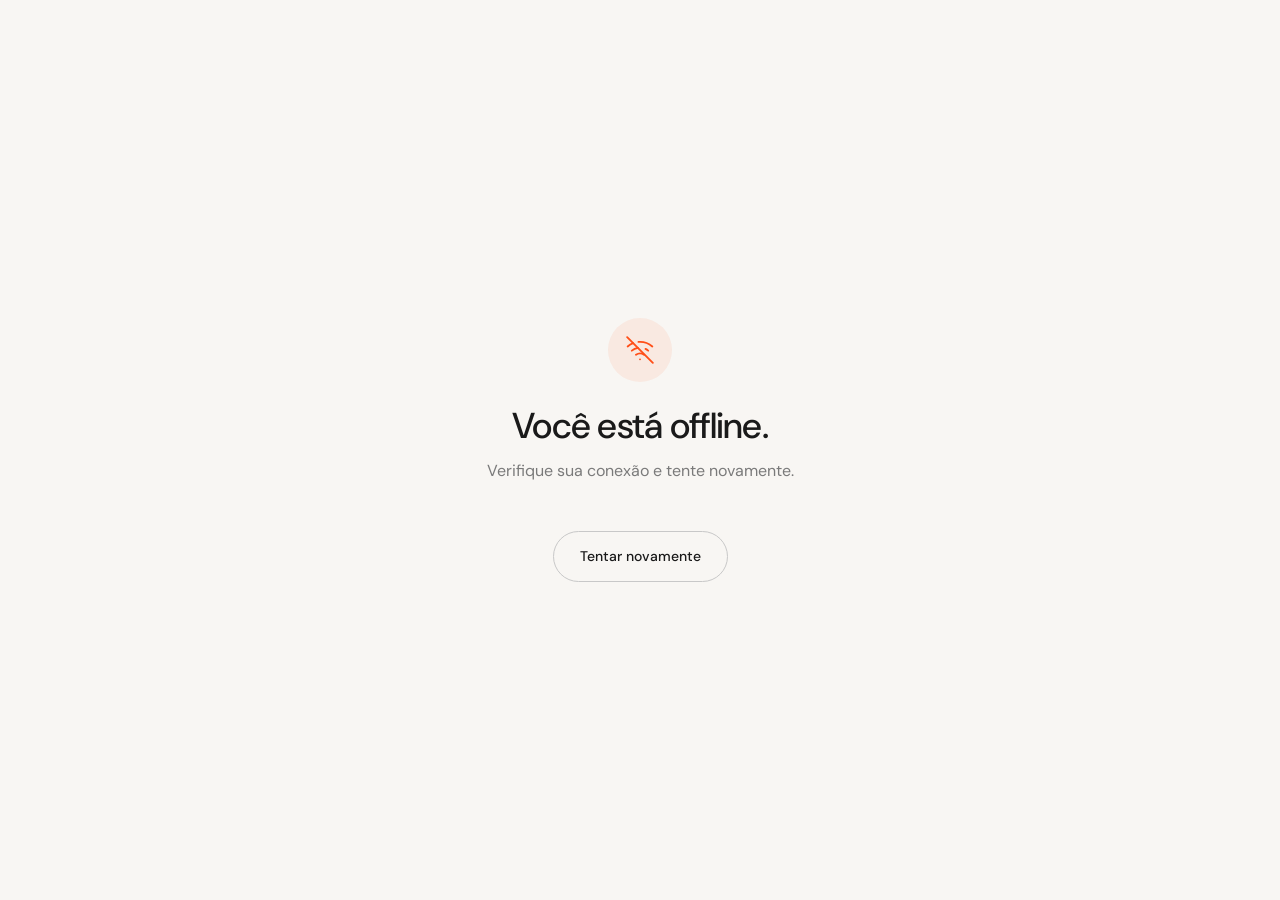
<file: pages/offline.html>
<!DOCTYPE html>
<html lang="pt-BR">
<head>
  <meta charset="UTF-8" />
  <meta name="viewport" content="width=device-width, initial-scale=1.0" />
  <title>Offline — UTOME</title>
  <link rel="icon" type="image/png" href="../assets/favicon/logotipo.png" />
  <link href="https://fonts.googleapis.com/css2?family=DM+Sans:opsz,wght@9..40,300;9..40,400;9..40,500&display=swap" rel="stylesheet" />
  <link rel="stylesheet" href="../styles/variables.css" />
  <link rel="stylesheet" href="../styles/global.css" />
  <style>
    body { display: flex; flex-direction: column; align-items: center; justify-content: center; min-height: 100vh; text-align: center; background: var(--color-cream); }
    .offline__icon { width: 64px; height: 64px; border-radius: 50%; background: var(--color-orange-bg); display: flex; align-items: center; justify-content: center; margin: 0 auto var(--space-5); }
    .offline__title { font-size: var(--text-2xl); font-weight: 500; margin-bottom: var(--space-3); }
    .offline__sub { font-size: var(--text-base); color: var(--color-gray-2); margin-bottom: var(--space-7); }
  </style>
</head>
<body>
  <div class="offline__icon">
    <svg width="28" height="28" viewBox="0 0 24 24" fill="none" stroke="#ff4f18" stroke-width="1.6" stroke-linecap="round" stroke-linejoin="round">
      <line x1="1" y1="1" x2="23" y2="23"/>
      <path d="M16.72 11.06A10.94 10.94 0 0 1 19 12.55"/>
      <path d="M5 12.55a10.94 10.94 0 0 1 5.17-2.39"/>
      <path d="M10.71 5.05A16 16 0 0 1 22.56 9"/>
      <path d="M1.42 9a15.91 15.91 0 0 1 4.7-2.88"/>
      <path d="M8.53 16.11a6 6 0 0 1 6.95 0"/>
      <line x1="12" y1="20" x2="12.01" y2="20"/>
    </svg>
  </div>
  <h1 class="offline__title">Você está offline.</h1>
  <p class="offline__sub">Verifique sua conexão e tente novamente.</p>
  <a href="../index.html" class="btn btn--outline">Tentar novamente</a>
</body>
</html>
</file>
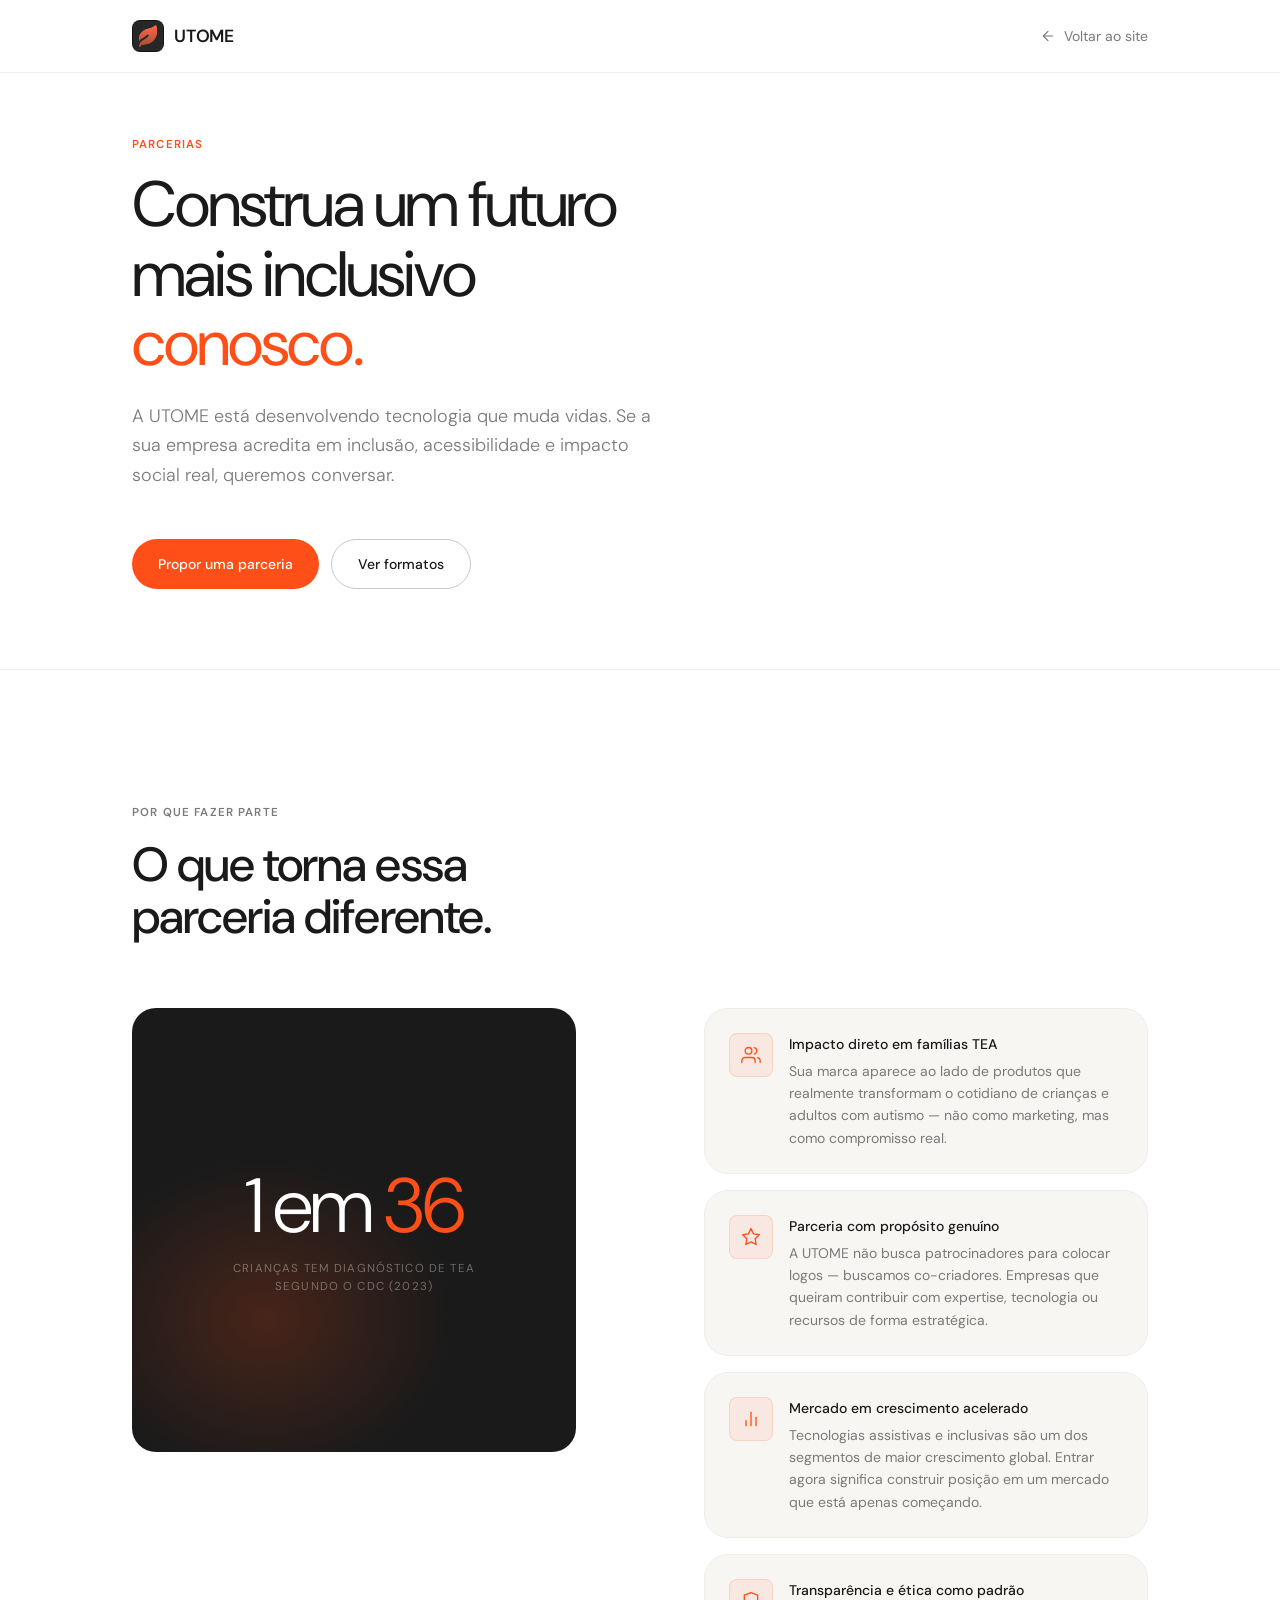
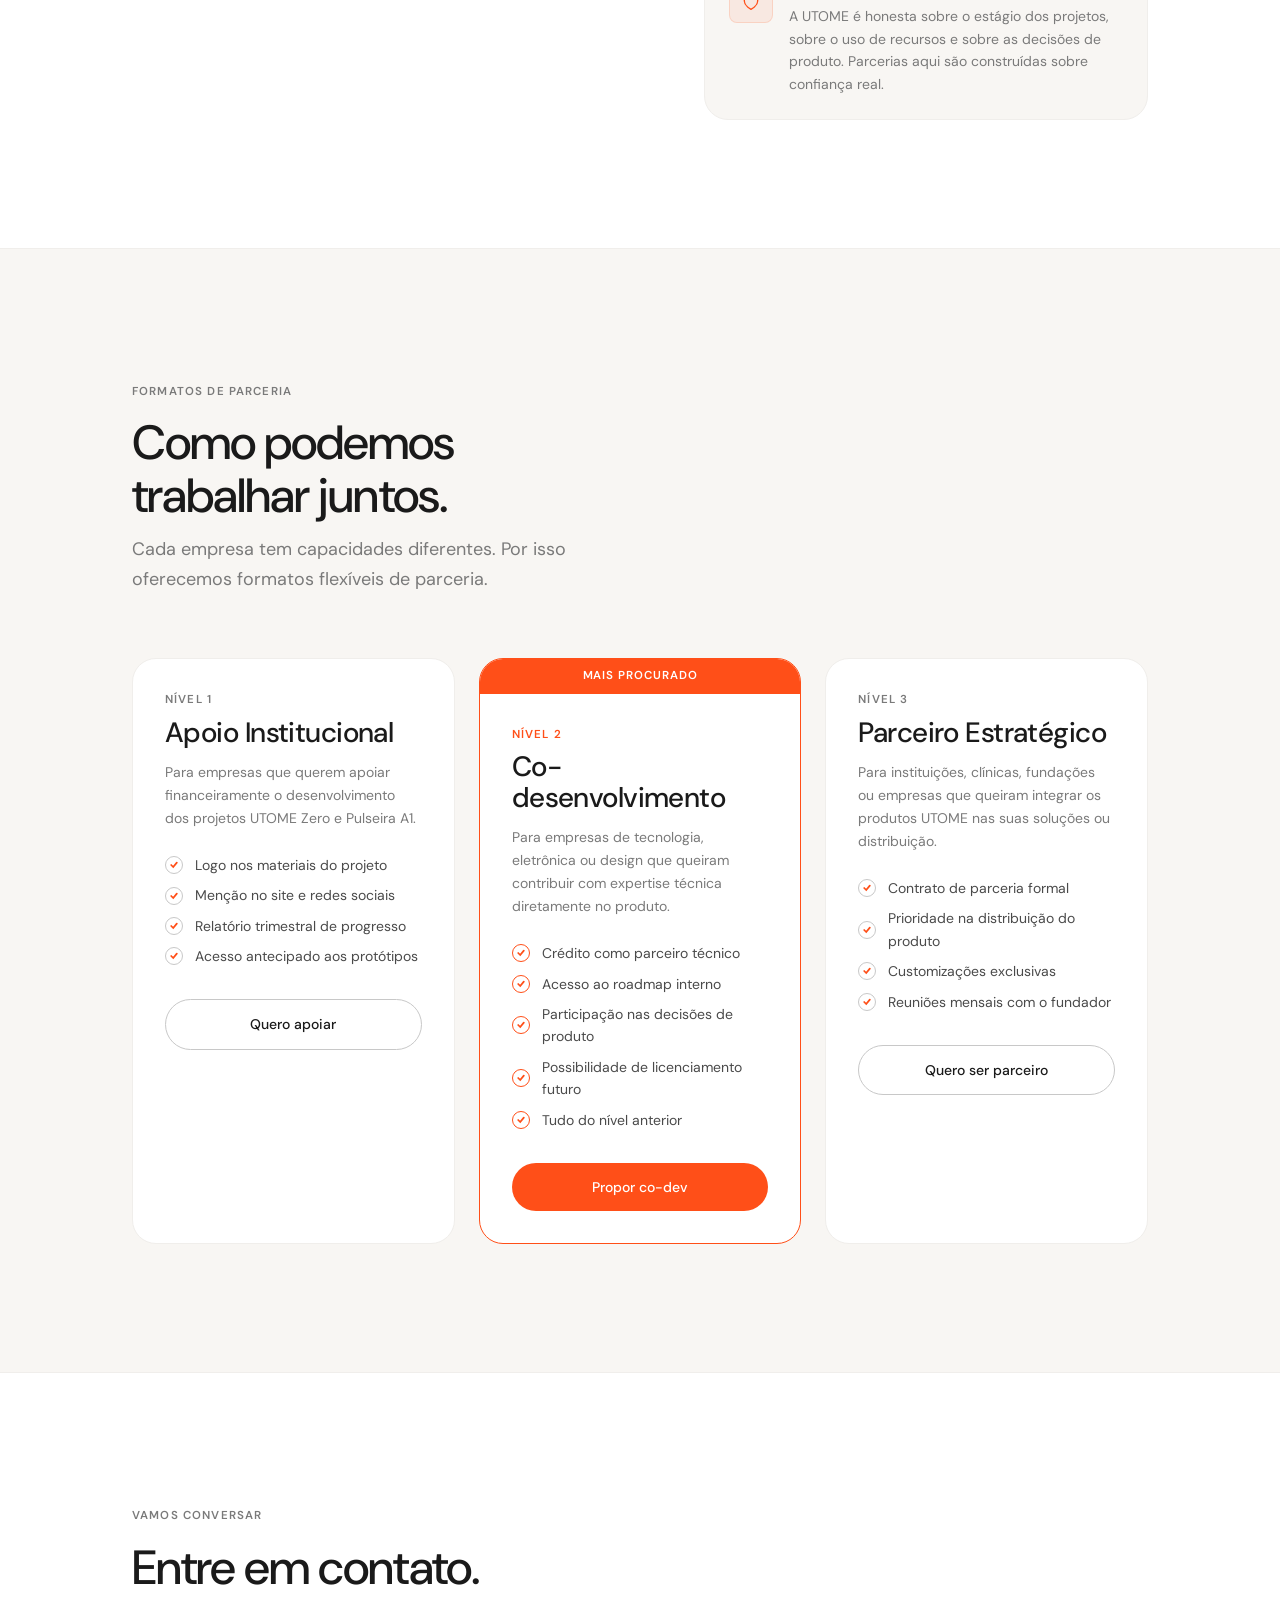
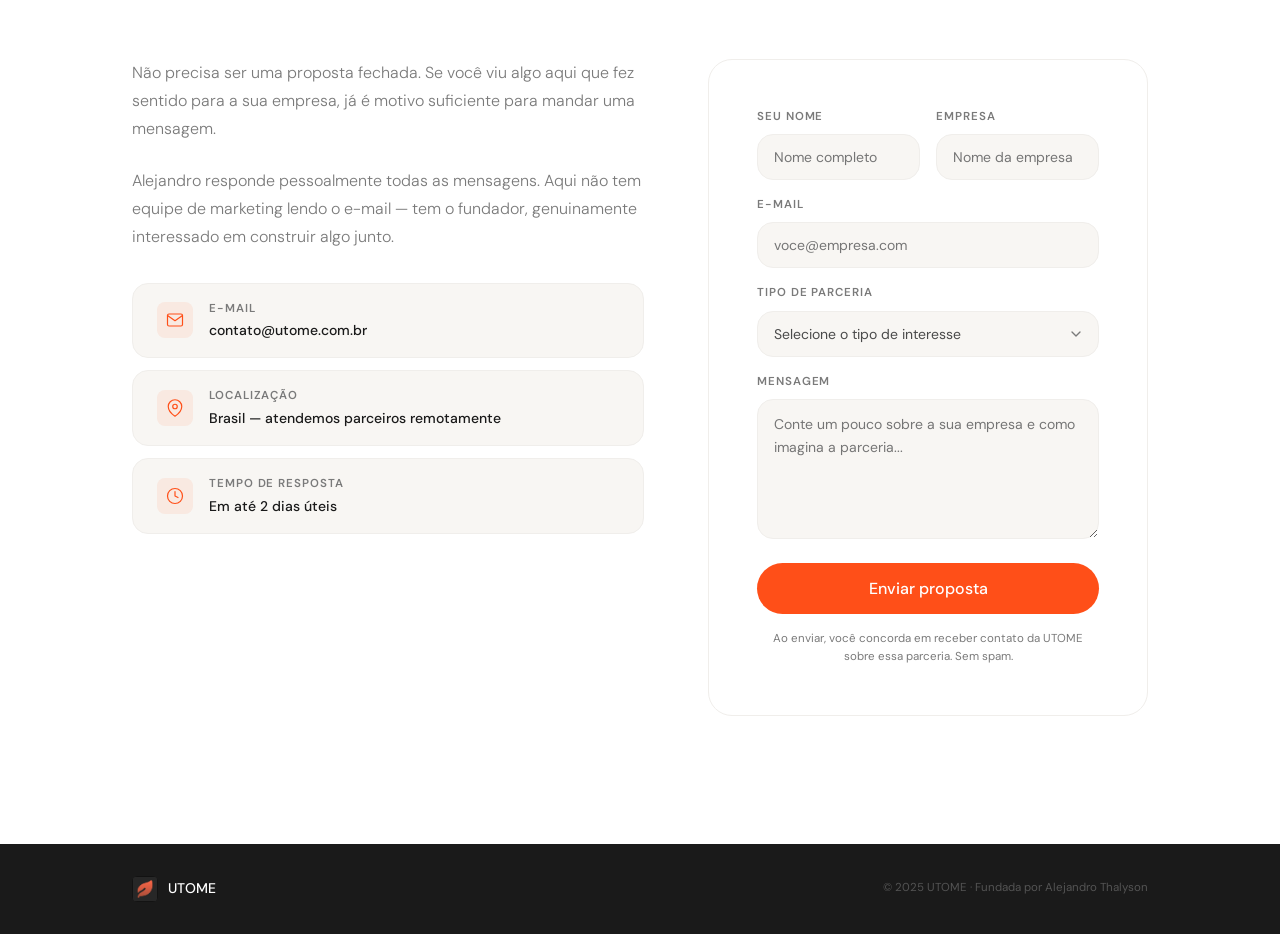
<file: pages/parcerias.html>
<!DOCTYPE html>
<html lang="pt-BR">
<head>
  <meta charset="UTF-8" />
  <meta name="viewport" content="width=device-width, initial-scale=1.0" />
  <title>Parcerias — UTOME</title>
  <meta name="description" content="Seja parceiro da UTOME. Junte-se a empresas que acreditam em um futuro mais inclusivo para crianças e adultos com TEA." />
  <link rel="icon" type="image/png" href="../assets/favicon/logotipo.png" />
  <link rel="preconnect" href="https://fonts.googleapis.com" />
  <link rel="preconnect" href="https://fonts.gstatic.com" crossorigin />
  <link href="https://fonts.googleapis.com/css2?family=DM+Sans:opsz,wght@9..40,300;9..40,400;9..40,500;9..40,600&display=swap" rel="stylesheet" />
  <link rel="stylesheet" href="../styles/variables.css" />
  <link rel="stylesheet" href="../styles/animations.css" />
  <link rel="stylesheet" href="../styles/global.css" />
  <link rel="stylesheet" href="../styles/responsive.css" />

  <style>
    #navbar {
      position: fixed; top: 0; left: 0; right: 0; z-index: 90;
      padding: 20px 0;
      background: rgba(255,255,255,0.92);
      backdrop-filter: blur(16px); -webkit-backdrop-filter: blur(16px);
      box-shadow: 0 1px 0 var(--color-gray-4);
    }
    .nav__inner { display: flex; align-items: center; justify-content: space-between; }
    .nav__logo {
      display: flex; align-items: center; gap: 10px;
      font-size: 1.1rem; font-weight: 600; letter-spacing: -0.01em;
    }
    .nav__logo-mark {
      width: 32px; height: 32px; border-radius: 8px; overflow: hidden;
      background: var(--color-black); display: flex; align-items: center; justify-content: center;
    }
    .nav__logo-mark img { width: 100%; height: 100%; object-fit: cover; }
    .nav__back {
      display: inline-flex; align-items: center; gap: 8px;
      font-size: var(--text-sm); color: var(--color-gray-2); transition: color 0.2s;
    }
    .nav__back:hover { color: var(--color-black); }

    body { background: var(--color-cream); }

    /* HERO */
    .partners-hero {
      padding: 130px 0 80px;
      background: var(--color-white);
      border-bottom: 1px solid var(--color-gray-4);
    }
    .partners-hero__title {
      font-size: clamp(2.4rem, 5vw, 4rem);
      font-weight: 400; letter-spacing: -0.03em; line-height: 1.08;
      max-width: 700px; margin-bottom: var(--space-5);
    }
    .partners-hero__title em { font-style: normal; color: var(--color-orange); }
    .partners-hero__sub {
      font-size: var(--text-md); color: var(--color-gray-2); max-width: 520px;
      line-height: 1.65; font-weight: 300; margin-bottom: var(--space-7);
    }
    .hero-cta-row { display: flex; gap: var(--space-3); flex-wrap: wrap; }

    /* WHY SECTION */
    .why-section { padding: var(--space-10) 0; background: var(--color-white); }
    .why-grid {
      display: grid; grid-template-columns: 1fr 1fr; gap: var(--space-10); align-items: start; margin-top: var(--space-8);
    }
    .why-visual {
      background: var(--color-black); border-radius: var(--radius-lg);
      aspect-ratio: 1/1; display: flex; align-items: center; justify-content: center;
      position: relative; overflow: hidden;
    }
    .why-visual__bg {
      position: absolute; inset: 0;
      background: radial-gradient(ellipse 70% 60% at 30% 70%, rgba(255,79,24,0.2) 0%, transparent 60%);
    }
    .why-visual__text {
      position: relative; z-index: 1; text-align: center; padding: var(--space-8);
    }
    .why-visual__big {
      font-size: clamp(3rem, 6vw, 5rem); font-weight: 300; letter-spacing: -0.04em;
      color: var(--color-white); line-height: 1.1;
    }
    .why-visual__big span { color: var(--color-orange); }
    .why-visual__label { font-size: var(--text-xs); color: rgba(255,255,255,0.35); margin-top: var(--space-3); letter-spacing: 0.1em; text-transform: uppercase; }

    .why-list { display: flex; flex-direction: column; gap: var(--space-4); }
    .why-item {
      display: flex; gap: var(--space-4); align-items: flex-start;
      padding: var(--space-5); border: 1px solid var(--color-gray-4);
      border-radius: var(--radius-lg); background: var(--color-cream);
      transition: border-color var(--duration) var(--ease);
    }
    .why-item:hover { border-color: var(--color-gray-3); }
    .why-item__icon {
      width: 44px; height: 44px; border-radius: var(--radius-sm);
      background: var(--color-orange-bg); border: 1px solid rgba(255,79,24,0.15);
      display: flex; align-items: center; justify-content: center; flex-shrink: 0;
    }
    .why-item__title { font-size: var(--text-sm); font-weight: 500; margin-bottom: 4px; }
    .why-item__desc { font-size: var(--text-sm); color: var(--color-gray-2); line-height: 1.6; }

    /* PARTNERSHIP TIERS */
    .tiers-section { padding: var(--space-10) 0; background: var(--color-cream); }
    .tiers-grid {
      display: grid; grid-template-columns: repeat(3, 1fr); gap: var(--space-5); margin-top: var(--space-8);
    }
    .tier-card {
      background: var(--color-white); border: 1px solid var(--color-gray-4);
      border-radius: var(--radius-lg); overflow: hidden;
      transition: border-color var(--duration) var(--ease), box-shadow var(--duration) var(--ease), transform var(--duration) var(--ease);
    }
    .tier-card:hover { border-color: var(--color-gray-3); box-shadow: var(--shadow-lg); transform: translateY(-3px); }
    .tier-card--featured { border-color: var(--color-orange); }
    .tier-card--featured:hover { border-color: var(--color-orange-dim); }
    .tier-card__badge {
      background: var(--color-orange); color: var(--color-white);
      text-align: center; padding: 8px var(--space-4);
      font-size: var(--text-xs); font-weight: 600; letter-spacing: 0.08em; text-transform: uppercase;
    }
    .tier-card__body { padding: var(--space-6); }
    .tier-name { font-size: var(--text-xs); font-weight: 600; letter-spacing: 0.1em; text-transform: uppercase; color: var(--color-gray-2); margin-bottom: var(--space-2); }
    .tier-card--featured .tier-name { color: var(--color-orange); }
    .tier-title { font-size: var(--text-xl); font-weight: 500; letter-spacing: -0.02em; margin-bottom: var(--space-3); }
    .tier-desc { font-size: var(--text-sm); color: var(--color-gray-2); line-height: 1.65; margin-bottom: var(--space-5); }
    .tier-features { display: flex; flex-direction: column; gap: var(--space-2); margin-bottom: var(--space-6); }
    .tier-feat {
      display: flex; align-items: center; gap: var(--space-3);
      font-size: var(--text-sm); color: var(--color-gray-1);
    }
    .tier-feat__check {
      width: 18px; height: 18px; border-radius: 50%; flex-shrink: 0;
      border: 1px solid var(--color-gray-3);
      display: flex; align-items: center; justify-content: center;
    }
    .tier-card--featured .tier-feat__check { border-color: var(--color-orange); }

    /* CONTACT FORM */
    .contact-section { padding: var(--space-10) 0; background: var(--color-white); }
    .contact-layout {
      display: grid; grid-template-columns: 1fr 440px; gap: var(--space-8); align-items: start; margin-top: var(--space-8);
    }
    .contact-info { }
    .contact-info__title { font-size: var(--text-2xl); font-weight: 500; letter-spacing: -0.02em; margin-bottom: var(--space-4); }
    .contact-info__text { font-size: var(--text-base); color: var(--color-gray-2); line-height: 1.75; font-weight: 300; margin-bottom: var(--space-5); }
    .contact-info__text + .contact-info__text { margin-top: var(--space-4); }

    .contact-details { display: flex; flex-direction: column; gap: var(--space-3); margin-top: var(--space-6); }
    .contact-detail {
      display: flex; align-items: center; gap: var(--space-4);
      padding: var(--space-4) var(--space-5);
      border: 1px solid var(--color-gray-4); border-radius: var(--radius-md);
      background: var(--color-cream);
    }
    .contact-detail__icon {
      width: 36px; height: 36px; border-radius: var(--radius-sm);
      background: var(--color-orange-bg); display: flex; align-items: center; justify-content: center; flex-shrink: 0;
    }
    .contact-detail__label { font-size: var(--text-xs); color: var(--color-gray-2); text-transform: uppercase; letter-spacing: 0.08em; font-weight: 600; }
    .contact-detail__val { font-size: var(--text-sm); font-weight: 500; color: var(--color-black); margin-top: 1px; }

    .contact-form-card {
      background: var(--color-white); border: 1px solid var(--color-gray-4);
      border-radius: var(--radius-lg); padding: var(--space-7);
    }
    .form-row { display: grid; grid-template-columns: 1fr 1fr; gap: var(--space-4); }
    .input-group { margin-bottom: var(--space-4); }
    .input-label { font-size: var(--text-xs); font-weight: 600; letter-spacing: 0.08em; text-transform: uppercase; color: var(--color-gray-2); display: block; margin-bottom: var(--space-2); }
    .input-field {
      width: 100%; padding: 13px 16px;
      border: 1.5px solid var(--color-gray-4); border-radius: var(--radius-md);
      font-family: var(--font-body); font-size: var(--text-sm); color: var(--color-black);
      background: var(--color-cream); outline: none;
      transition: border-color var(--duration) var(--ease), background var(--duration) var(--ease);
    }
    .input-field:focus { border-color: var(--color-orange); background: var(--color-white); }
    textarea.input-field { resize: vertical; min-height: 120px; line-height: 1.6; }
    .select-field {
      width: 100%; padding: 13px 16px;
      border: 1.5px solid var(--color-gray-4); border-radius: var(--radius-md);
      font-family: var(--font-body); font-size: var(--text-sm); color: var(--color-gray-1);
      background: var(--color-cream); outline: none; cursor: pointer;
      transition: border-color var(--duration) var(--ease);
      appearance: none;
      background-image: url("data:image/svg+xml,%3Csvg width='16' height='16' viewBox='0 0 24 24' fill='none' stroke='%237a7a7a' stroke-width='2' stroke-linecap='round' stroke-linejoin='round' xmlns='http://www.w3.org/2000/svg'%3E%3Cpolyline points='6 9 12 15 18 9'/%3E%3C/svg%3E");
      background-repeat: no-repeat; background-position: right 14px center; padding-right: 40px;
    }
    .select-field:focus { border-color: var(--color-orange); }
    .btn--full { width: 100%; justify-content: center; padding: 15px; font-size: var(--text-base); }
    .form-note { font-size: var(--text-xs); color: var(--color-gray-2); margin-top: var(--space-4); text-align: center; line-height: 1.6; }

    #formSuccess {
      display: none; text-align: center; padding: var(--space-7);
      background: var(--color-cream); border: 1px solid var(--color-gray-4);
      border-radius: var(--radius-md);
    }
    #formSuccess svg { margin: 0 auto var(--space-4); }
    #formSuccess h3 { font-size: var(--text-lg); font-weight: 500; margin-bottom: var(--space-2); }
    #formSuccess p { font-size: var(--text-sm); color: var(--color-gray-2); line-height: 1.6; }

    /* FOOTER */
    .page-footer { background: var(--color-black); padding: var(--space-6) 0; }
    .page-footer__inner { display: flex; justify-content: space-between; align-items: center; flex-wrap: wrap; gap: var(--space-4); }
    .page-footer__brand { display: flex; align-items: center; gap: 10px; font-size: var(--text-sm); font-weight: 500; color: var(--color-white); }
    .page-footer__brand-mark { width: 26px; height: 26px; border-radius: 6px; overflow: hidden; background: rgba(255,255,255,0.1); }
    .page-footer__brand-mark img { width: 100%; height: 100%; object-fit: cover; }
    .page-footer__copy { font-size: var(--text-xs); color: rgba(255,255,255,0.25); }

    @media (max-width: 900px) {
      .why-grid { grid-template-columns: 1fr; }
      .why-visual { display: none; }
      .tiers-grid { grid-template-columns: 1fr 1fr; }
      .contact-layout { grid-template-columns: 1fr; }
    }
    @media (max-width: 600px) {
      .tiers-grid { grid-template-columns: 1fr; }
      .form-row { grid-template-columns: 1fr; }
      .page-footer__inner { flex-direction: column; text-align: center; }
    }
  </style>
</head>
<body>

<nav id="navbar">
  <div class="container">
    <div class="nav__inner">
      <a href="../index.html" class="nav__logo">
        <div class="nav__logo-mark">
          <img src="../assets/favicon/logotipo.png" alt="" aria-hidden="true" />
        </div>
        UTOME
      </a>
      <a href="../index.html" class="nav__back">
        <svg width="16" height="16" viewBox="0 0 24 24" fill="none" stroke="currentColor" stroke-width="1.8" stroke-linecap="round" stroke-linejoin="round"><polyline points="19,12 5,12"/><polyline points="12,19 5,12 12,5"/></svg>
        Voltar ao site
      </a>
    </div>
  </div>
</nav>

<!-- HERO -->
<header class="partners-hero">
  <div class="container">
    <div class="reveal">
      <span class="label label--orange">Parcerias</span>
      <h1 class="partners-hero__title">
        Construa um futuro<br/>mais inclusivo<br/><em>conosco.</em>
      </h1>
      <p class="partners-hero__sub">
        A UTOME está desenvolvendo tecnologia que muda vidas. Se a sua empresa acredita em inclusão, acessibilidade e impacto social real, queremos conversar.
      </p>
      <div class="hero-cta-row">
        <a href="#contato" class="btn btn--primary">Propor uma parceria</a>
        <a href="#formatos" class="btn btn--outline">Ver formatos</a>
      </div>
    </div>
  </div>
</header>

<!-- WHY -->
<section class="why-section">
  <div class="container">
    <div class="reveal">
      <span class="label">Por que fazer parte</span>
      <h2 class="section__title">O que torna essa<br/>parceria diferente.</h2>
    </div>
    <div class="why-grid">

      <div class="why-visual reveal">
        <div class="why-visual__bg"></div>
        <div class="why-visual__text">
          <div class="why-visual__big">1 em <span>36</span></div>
          <div class="why-visual__label">crianças tem diagnóstico de TEA<br/>segundo o CDC (2023)</div>
        </div>
      </div>

      <div class="why-list">
        <div class="why-item reveal">
          <div class="why-item__icon">
            <svg width="20" height="20" viewBox="0 0 24 24" fill="none" stroke="#ff4f18" stroke-width="1.6" stroke-linecap="round" stroke-linejoin="round">
              <path d="M17 21v-2a4 4 0 0 0-4-4H5a4 4 0 0 0-4 4v2"/><circle cx="9" cy="7" r="4"/>
              <path d="M23 21v-2a4 4 0 0 0-3-3.87"/><path d="M16 3.13a4 4 0 0 1 0 7.75"/>
            </svg>
          </div>
          <div>
            <div class="why-item__title">Impacto direto em famílias TEA</div>
            <div class="why-item__desc">Sua marca aparece ao lado de produtos que realmente transformam o cotidiano de crianças e adultos com autismo — não como marketing, mas como compromisso real.</div>
          </div>
        </div>
        <div class="why-item reveal reveal-d1">
          <div class="why-item__icon">
            <svg width="20" height="20" viewBox="0 0 24 24" fill="none" stroke="#ff4f18" stroke-width="1.6" stroke-linecap="round" stroke-linejoin="round">
              <polygon points="12,2 15.09,8.26 22,9.27 17,14.14 18.18,21.02 12,17.77 5.82,21.02 7,14.14 2,9.27 8.91,8.26"/>
            </svg>
          </div>
          <div>
            <div class="why-item__title">Parceria com propósito genuíno</div>
            <div class="why-item__desc">A UTOME não busca patrocinadores para colocar logos — buscamos co-criadores. Empresas que queiram contribuir com expertise, tecnologia ou recursos de forma estratégica.</div>
          </div>
        </div>
        <div class="why-item reveal reveal-d2">
          <div class="why-item__icon">
            <svg width="20" height="20" viewBox="0 0 24 24" fill="none" stroke="#ff4f18" stroke-width="1.6" stroke-linecap="round" stroke-linejoin="round">
              <line x1="18" y1="20" x2="18" y2="10"/><line x1="12" y1="20" x2="12" y2="4"/>
              <line x1="6" y1="20" x2="6" y2="14"/>
            </svg>
          </div>
          <div>
            <div class="why-item__title">Mercado em crescimento acelerado</div>
            <div class="why-item__desc">Tecnologias assistivas e inclusivas são um dos segmentos de maior crescimento global. Entrar agora significa construir posição em um mercado que está apenas começando.</div>
          </div>
        </div>
        <div class="why-item reveal reveal-d3">
          <div class="why-item__icon">
            <svg width="20" height="20" viewBox="0 0 24 24" fill="none" stroke="#ff4f18" stroke-width="1.6" stroke-linecap="round" stroke-linejoin="round">
              <path d="M12 22s8-4 8-10V5l-8-3-8 3v7c0 6 8 10 8 10z"/>
            </svg>
          </div>
          <div>
            <div class="why-item__title">Transparência e ética como padrão</div>
            <div class="why-item__desc">A UTOME é honesta sobre o estágio dos projetos, sobre o uso de recursos e sobre as decisões de produto. Parcerias aqui são construídas sobre confiança real.</div>
          </div>
        </div>
      </div>

    </div>
  </div>
</section>

<div class="divider"></div>

<!-- TIERS -->
<section class="tiers-section" id="formatos">
  <div class="container">
    <div class="reveal">
      <span class="label">Formatos de parceria</span>
      <h2 class="section__title">Como podemos<br/>trabalhar juntos.</h2>
      <p class="section__sub">Cada empresa tem capacidades diferentes. Por isso oferecemos formatos flexíveis de parceria.</p>
    </div>

    <div class="tiers-grid">

      <!-- Apoio -->
      <div class="tier-card reveal">
        <div class="tier-card__body">
          <div class="tier-name">Nível 1</div>
          <h3 class="tier-title">Apoio Institucional</h3>
          <p class="tier-desc">Para empresas que querem apoiar financeiramente o desenvolvimento dos projetos UTOME Zero e Pulseira A1.</p>
          <div class="tier-features">
            <div class="tier-feat">
              <div class="tier-feat__check">
                <svg width="8" height="8" viewBox="0 0 10 10" fill="none" stroke="#ff4f18" stroke-width="2.2" stroke-linecap="round"><polyline points="1.5,5 4,7.5 8.5,2"/></svg>
              </div>
              Logo nos materiais do projeto
            </div>
            <div class="tier-feat">
              <div class="tier-feat__check">
                <svg width="8" height="8" viewBox="0 0 10 10" fill="none" stroke="#ff4f18" stroke-width="2.2" stroke-linecap="round"><polyline points="1.5,5 4,7.5 8.5,2"/></svg>
              </div>
              Menção no site e redes sociais
            </div>
            <div class="tier-feat">
              <div class="tier-feat__check">
                <svg width="8" height="8" viewBox="0 0 10 10" fill="none" stroke="#ff4f18" stroke-width="2.2" stroke-linecap="round"><polyline points="1.5,5 4,7.5 8.5,2"/></svg>
              </div>
              Relatório trimestral de progresso
            </div>
            <div class="tier-feat">
              <div class="tier-feat__check">
                <svg width="8" height="8" viewBox="0 0 10 10" fill="none" stroke="#ff4f18" stroke-width="2.2" stroke-linecap="round"><polyline points="1.5,5 4,7.5 8.5,2"/></svg>
              </div>
              Acesso antecipado aos protótipos
            </div>
          </div>
          <a href="#contato" class="btn btn--outline" style="width:100%;justify-content:center;">Quero apoiar</a>
        </div>
      </div>

      <!-- Co-desenvolvimento -->
      <div class="tier-card tier-card--featured reveal reveal-d1">
        <div class="tier-card__badge">Mais procurado</div>
        <div class="tier-card__body">
          <div class="tier-name">Nível 2</div>
          <h3 class="tier-title">Co-desenvolvimento</h3>
          <p class="tier-desc">Para empresas de tecnologia, eletrônica ou design que queiram contribuir com expertise técnica diretamente no produto.</p>
          <div class="tier-features">
            <div class="tier-feat">
              <div class="tier-feat__check">
                <svg width="8" height="8" viewBox="0 0 10 10" fill="none" stroke="#ff4f18" stroke-width="2.2" stroke-linecap="round"><polyline points="1.5,5 4,7.5 8.5,2"/></svg>
              </div>
              Crédito como parceiro técnico
            </div>
            <div class="tier-feat">
              <div class="tier-feat__check">
                <svg width="8" height="8" viewBox="0 0 10 10" fill="none" stroke="#ff4f18" stroke-width="2.2" stroke-linecap="round"><polyline points="1.5,5 4,7.5 8.5,2"/></svg>
              </div>
              Acesso ao roadmap interno
            </div>
            <div class="tier-feat">
              <div class="tier-feat__check">
                <svg width="8" height="8" viewBox="0 0 10 10" fill="none" stroke="#ff4f18" stroke-width="2.2" stroke-linecap="round"><polyline points="1.5,5 4,7.5 8.5,2"/></svg>
              </div>
              Participação nas decisões de produto
            </div>
            <div class="tier-feat">
              <div class="tier-feat__check">
                <svg width="8" height="8" viewBox="0 0 10 10" fill="none" stroke="#ff4f18" stroke-width="2.2" stroke-linecap="round"><polyline points="1.5,5 4,7.5 8.5,2"/></svg>
              </div>
              Possibilidade de licenciamento futuro
            </div>
            <div class="tier-feat">
              <div class="tier-feat__check">
                <svg width="8" height="8" viewBox="0 0 10 10" fill="none" stroke="#ff4f18" stroke-width="2.2" stroke-linecap="round"><polyline points="1.5,5 4,7.5 8.5,2"/></svg>
              </div>
              Tudo do nível anterior
            </div>
          </div>
          <a href="#contato" class="btn btn--primary" style="width:100%;justify-content:center;">Propor co-dev</a>
        </div>
      </div>

      <!-- Parceiro estratégico -->
      <div class="tier-card reveal reveal-d2">
        <div class="tier-card__body">
          <div class="tier-name">Nível 3</div>
          <h3 class="tier-title">Parceiro Estratégico</h3>
          <p class="tier-desc">Para instituições, clínicas, fundações ou empresas que queiram integrar os produtos UTOME nas suas soluções ou distribuição.</p>
          <div class="tier-features">
            <div class="tier-feat">
              <div class="tier-feat__check">
                <svg width="8" height="8" viewBox="0 0 10 10" fill="none" stroke="#ff4f18" stroke-width="2.2" stroke-linecap="round"><polyline points="1.5,5 4,7.5 8.5,2"/></svg>
              </div>
              Contrato de parceria formal
            </div>
            <div class="tier-feat">
              <div class="tier-feat__check">
                <svg width="8" height="8" viewBox="0 0 10 10" fill="none" stroke="#ff4f18" stroke-width="2.2" stroke-linecap="round"><polyline points="1.5,5 4,7.5 8.5,2"/></svg>
              </div>
              Prioridade na distribuição do produto
            </div>
            <div class="tier-feat">
              <div class="tier-feat__check">
                <svg width="8" height="8" viewBox="0 0 10 10" fill="none" stroke="#ff4f18" stroke-width="2.2" stroke-linecap="round"><polyline points="1.5,5 4,7.5 8.5,2"/></svg>
              </div>
              Customizações exclusivas
            </div>
            <div class="tier-feat">
              <div class="tier-feat__check">
                <svg width="8" height="8" viewBox="0 0 10 10" fill="none" stroke="#ff4f18" stroke-width="2.2" stroke-linecap="round"><polyline points="1.5,5 4,7.5 8.5,2"/></svg>
              </div>
              Reuniões mensais com o fundador
            </div>
          </div>
          <a href="#contato" class="btn btn--outline" style="width:100%;justify-content:center;">Quero ser parceiro</a>
        </div>
      </div>

    </div>
  </div>
</section>

<div class="divider"></div>

<!-- CONTACT -->
<section class="contact-section" id="contato">
  <div class="container">
    <div class="reveal">
      <span class="label">Vamos conversar</span>
      <h2 class="section__title">Entre em contato.</h2>
    </div>

    <div class="contact-layout">

      <!-- Info -->
      <div>
        <div class="contact-info reveal">
          <p class="contact-info__text">
            Não precisa ser uma proposta fechada. Se você viu algo aqui que fez sentido para a sua empresa, já é motivo suficiente para mandar uma mensagem.
          </p>
          <p class="contact-info__text">
            Alejandro responde pessoalmente todas as mensagens. Aqui não tem equipe de marketing lendo o e-mail — tem o fundador, genuinamente interessado em construir algo junto.
          </p>
        </div>

        <div class="contact-details">
          <div class="contact-detail reveal reveal-d1">
            <div class="contact-detail__icon">
              <svg width="18" height="18" viewBox="0 0 24 24" fill="none" stroke="#ff4f18" stroke-width="1.6" stroke-linecap="round" stroke-linejoin="round">
                <path d="M4 4h16c1.1 0 2 .9 2 2v12c0 1.1-.9 2-2 2H4c-1.1 0-2-.9-2-2V6c0-1.1.9-2 2-2z"/><polyline points="22,6 12,13 2,6"/>
              </svg>
            </div>
            <div>
              <div class="contact-detail__label">E-mail</div>
              <div class="contact-detail__val">contato@utome.com.br</div>
            </div>
          </div>
          <div class="contact-detail reveal reveal-d2">
            <div class="contact-detail__icon">
              <svg width="18" height="18" viewBox="0 0 24 24" fill="none" stroke="#ff4f18" stroke-width="1.6" stroke-linecap="round" stroke-linejoin="round">
                <path d="M21 10c0 7-9 13-9 13s-9-6-9-13a9 9 0 0 1 18 0z"/><circle cx="12" cy="10" r="3"/>
              </svg>
            </div>
            <div>
              <div class="contact-detail__label">Localização</div>
              <div class="contact-detail__val">Brasil — atendemos parceiros remotamente</div>
            </div>
          </div>
          <div class="contact-detail reveal reveal-d3">
            <div class="contact-detail__icon">
              <svg width="18" height="18" viewBox="0 0 24 24" fill="none" stroke="#ff4f18" stroke-width="1.6" stroke-linecap="round" stroke-linejoin="round">
                <circle cx="12" cy="12" r="10"/><polyline points="12,6 12,12 16,14"/>
              </svg>
            </div>
            <div>
              <div class="contact-detail__label">Tempo de resposta</div>
              <div class="contact-detail__val">Em até 2 dias úteis</div>
            </div>
          </div>
        </div>
      </div>

      <!-- Form -->
      <div class="contact-form-card reveal reveal-d1">
        <div id="partnerForm">
          <div class="form-row">
            <div class="input-group">
              <label class="input-label" for="pName">Seu nome</label>
              <input type="text" id="pName" class="input-field" placeholder="Nome completo" />
            </div>
            <div class="input-group">
              <label class="input-label" for="pCompany">Empresa</label>
              <input type="text" id="pCompany" class="input-field" placeholder="Nome da empresa" />
            </div>
          </div>
          <div class="input-group">
            <label class="input-label" for="pEmail">E-mail</label>
            <input type="email" id="pEmail" class="input-field" placeholder="voce@empresa.com" />
          </div>
          <div class="input-group">
            <label class="input-label" for="pType">Tipo de parceria</label>
            <select id="pType" class="select-field">
              <option value="">Selecione o tipo de interesse</option>
              <option value="apoio">Apoio Institucional (Nível 1)</option>
              <option value="codev">Co-desenvolvimento (Nível 2)</option>
              <option value="estrategico">Parceiro Estratégico (Nível 3)</option>
              <option value="outro">Outro / Quero conversar primeiro</option>
            </select>
          </div>
          <div class="input-group">
            <label class="input-label" for="pMsg">Mensagem</label>
            <textarea id="pMsg" class="input-field" placeholder="Conte um pouco sobre a sua empresa e como imagina a parceria..." rows="5"></textarea>
          </div>
          <button class="btn btn--primary btn--full" onclick="submitPartner()">Enviar proposta</button>
          <p class="form-note">Ao enviar, você concorda em receber contato da UTOME sobre essa parceria. Sem spam.</p>
        </div>

        <div id="formSuccess">
          <svg width="40" height="40" viewBox="0 0 24 24" fill="none" stroke="#ff4f18" stroke-width="1.5" stroke-linecap="round" stroke-linejoin="round">
            <path d="M22 11.08V12a10 10 0 1 1-5.93-9.14"/><polyline points="22,4 12,14.01 9,11.01"/>
          </svg>
          <h3>Mensagem enviada!</h3>
          <p>Alejandro vai ler pessoalmente e responder em até 2 dias úteis. Obrigado pelo interesse em construir junto.</p>
        </div>
      </div>

    </div>
  </div>
</section>

<footer class="page-footer">
  <div class="container">
    <div class="page-footer__inner">
      <div class="page-footer__brand">
        <div class="page-footer__brand-mark">
          <img src="../assets/favicon/logotipo.png" alt="" />
        </div>
        UTOME
      </div>
      <p class="page-footer__copy">&copy; 2025 UTOME · Fundada por Alejandro Thalyson</p>
    </div>
  </div>
</footer>

<script>
  // Reveal
  var reveals = document.querySelectorAll('.reveal');
  var obs = new IntersectionObserver(function(entries) {
    entries.forEach(function(e) {
      if (e.isIntersecting) { e.target.classList.add('visible'); obs.unobserve(e.target); }
    });
  }, { threshold: 0.08, rootMargin: '0px 0px -30px 0px' });
  reveals.forEach(function(el) { obs.observe(el); });

  // Form submit
  function submitPartner() {
    var name    = document.getElementById('pName').value.trim();
    var company = document.getElementById('pCompany').value.trim();
    var email   = document.getElementById('pEmail').value.trim();
    var type    = document.getElementById('pType').value;
    var msg     = document.getElementById('pMsg').value.trim();

    if (!name || !email || !msg) {
      alert('Por favor preencha ao menos nome, e-mail e mensagem.');
      return;
    }
    if (!email.includes('@')) {
      alert('Por favor insira um e-mail válido.');
      return;
    }

    document.getElementById('partnerForm').style.display = 'none';
    document.getElementById('formSuccess').style.display = 'block';
  }
</script>
</body>
</html>
</file>
<file: styles/variables.css>
/* ─── UTOME · Design Tokens ─────────────────────────────────────────────── */

:root {
  /* Brand */
  --color-orange:     #ff4f18;
  --color-orange-dim: #d93f10;
  --color-orange-bg:  rgba(255, 79, 24, 0.08);

  /* Neutrals */
  --color-black:   #1a1a1a;
  --color-gray-1:  #4a4a4a;
  --color-gray-2:  #7a7a7a;
  --color-gray-3:  #c8c8c8;
  --color-gray-4:  #f0eeeb;
  --color-cream:   #f8f6f3;
  --color-white:   #ffffff;

  /* Typography */
  --font-body:    'DM Sans', sans-serif;
  --font-display: 'DM Sans', sans-serif;

  --text-xs:   0.72rem;
  --text-sm:   0.875rem;
  --text-base: 1rem;
  --text-md:   1.125rem;
  --text-lg:   1.375rem;
  --text-xl:   1.75rem;
  --text-2xl:  2.25rem;
  --text-3xl:  3rem;
  --text-4xl:  4rem;
  --text-hero: clamp(3rem, 7vw, 5.5rem);

  /* Spacing scale */
  --space-1:  4px;
  --space-2:  8px;
  --space-3:  12px;
  --space-4:  16px;
  --space-5:  24px;
  --space-6:  32px;
  --space-7:  48px;
  --space-8:  64px;
  --space-9:  96px;
  --space-10: 128px;

  /* Radius */
  --radius-sm: 8px;
  --radius-md: 16px;
  --radius-lg: 24px;
  --radius-xl: 40px;
  --radius-full: 999px;

  /* Shadows */
  --shadow-sm: 0 1px 3px rgba(0,0,0,0.06), 0 1px 2px rgba(0,0,0,0.04);
  --shadow-md: 0 4px 16px rgba(0,0,0,0.07);
  --shadow-lg: 0 12px 40px rgba(0,0,0,0.09);

  /* Motion */
  --ease: cubic-bezier(0.22, 1, 0.36, 1);
  --duration: 0.4s;
}
</file>
<file: styles/animations.css>
/* ─── UTOME · Animations ─────────────────────────────────────────────────── */

/* Fade up on scroll */
.reveal {
  opacity: 0;
  transform: translateY(24px);
  transition:
    opacity  0.6s cubic-bezier(0.22, 1, 0.36, 1),
    transform 0.6s cubic-bezier(0.22, 1, 0.36, 1);
}
.reveal.visible {
  opacity: 1;
  transform: translateY(0);
}

/* Stagger delays */
.reveal-d1 { transition-delay: 0.08s; }
.reveal-d2 { transition-delay: 0.16s; }
.reveal-d3 { transition-delay: 0.24s; }
.reveal-d4 { transition-delay: 0.32s; }
.reveal-d5 { transition-delay: 0.40s; }

/* Pulse dot */
@keyframes pulseDot {
  0%, 100% { opacity: 1;   transform: scale(1);   }
  50%       { opacity: 0.4; transform: scale(0.75); }
}
.pulse { animation: pulseDot 2s ease-in-out infinite; }

/* Scroll indicator line */
@keyframes scrollLine {
  0%      { transform: scaleY(0); transform-origin: top;    }
  49.99%  { transform: scaleY(1); transform-origin: top;    }
  50%     { transform: scaleY(1); transform-origin: bottom; }
  100%    { transform: scaleY(0); transform-origin: bottom; }
}
.scroll-line {
  width: 1px;
  height: 36px;
  background: linear-gradient(to bottom, currentColor, transparent);
  animation: scrollLine 2s ease-in-out infinite;
}

/* Hover lift */
.lift {
  transition: transform 0.35s cubic-bezier(0.22, 1, 0.36, 1),
              box-shadow 0.35s cubic-bezier(0.22, 1, 0.36, 1);
}
.lift:hover {
  transform: translateY(-4px);
  box-shadow: 0 16px 48px rgba(0,0,0,0.10);
}
</file>
<file: styles/global.css>
/* ─── UTOME · Global Styles ─────────────────────────────────────────────── */
@import url('https://fonts.googleapis.com/css2?family=DM+Sans:ital,opsz,wght@0,9..40,300;0,9..40,400;0,9..40,500;0,9..40,600;1,9..40,300&display=swap');
@import 'variables.css';
@import 'animations.css';

/* Reset */
*, *::before, *::after { box-sizing: border-box; margin: 0; padding: 0; }
html { scroll-behavior: smooth; font-size: 16px; }
body {
  font-family: var(--font-body);
  background: var(--color-white);
  color: var(--color-black);
  line-height: 1.6;
  -webkit-font-smoothing: antialiased;
  -moz-osx-font-smoothing: grayscale;
  overflow-x: hidden;
}
a   { text-decoration: none; color: inherit; }
img { display: block; max-width: 100%; }
ul  { list-style: none; }
button { font-family: inherit; cursor: pointer; }

/* Scrollbar */
::-webkit-scrollbar { width: 4px; }
::-webkit-scrollbar-track { background: var(--color-cream); }
::-webkit-scrollbar-thumb { background: var(--color-orange); border-radius: var(--radius-full); }

/* ─── Layout ─────────────────────────────────────────────────────────────── */
.container {
  width: 100%;
  max-width: 1080px;
  margin: 0 auto;
  padding: 0 var(--space-6);
}

.container--wide {
  max-width: 1240px;
}

/* ─── Typography ─────────────────────────────────────────────────────────── */
h1, h2, h3, h4 {
  font-family: var(--font-display);
  font-weight: 500;
  line-height: 1.1;
  letter-spacing: -0.02em;
}

.label {
  display: inline-block;
  font-size: var(--text-xs);
  font-weight: 600;
  letter-spacing: 0.1em;
  text-transform: uppercase;
  color: var(--color-gray-2);
  margin-bottom: var(--space-4);
}

.label--orange {
  color: var(--color-orange);
}

/* ─── Buttons ────────────────────────────────────────────────────────────── */
.btn {
  display: inline-flex;
  align-items: center;
  justify-content: center;
  gap: var(--space-2);
  padding: 13px 26px;
  border-radius: var(--radius-full);
  font-size: var(--text-sm);
  font-weight: 500;
  border: none;
  transition: all var(--duration) var(--ease);
  white-space: nowrap;
}

.btn--primary {
  background: var(--color-orange);
  color: var(--color-white);
}
.btn--primary:hover {
  background: var(--color-orange-dim);
  transform: translateY(-1px);
}

.btn--outline {
  background: transparent;
  color: var(--color-black);
  border: 1.5px solid var(--color-gray-3);
}
.btn--outline:hover {
  border-color: var(--color-black);
  transform: translateY(-1px);
}

.btn--ghost {
  background: transparent;
  color: var(--color-gray-1);
  padding: 13px 0;
}
.btn--ghost:hover {
  color: var(--color-orange);
}

/* ─── Divider ────────────────────────────────────────────────────────────── */
.divider {
  width: 100%;
  height: 1px;
  background: var(--color-gray-4);
}

/* ─── Section spacing ────────────────────────────────────────────────────── */
.section {
  padding: var(--space-10) 0;
}

.section--sm {
  padding: var(--space-8) 0;
}

.section--cream {
  background: var(--color-cream);
}

.section__header {
  margin-bottom: var(--space-8);
}

.section__title {
  font-size: var(--text-3xl);
  font-weight: 500;
}

.section__sub {
  font-size: var(--text-md);
  color: var(--color-gray-2);
  margin-top: var(--space-3);
  max-width: 520px;
  line-height: 1.65;
}

/* ─── Chip / Tag ─────────────────────────────────────────────────────────── */
.chip {
  display: inline-flex;
  align-items: center;
  gap: var(--space-2);
  background: var(--color-orange-bg);
  color: var(--color-orange);
  font-size: var(--text-xs);
  font-weight: 600;
  letter-spacing: 0.08em;
  text-transform: uppercase;
  padding: 5px 12px;
  border-radius: var(--radius-full);
  margin-bottom: var(--space-4);
}
</file>
<file: styles/responsive.css>
/* ─── UTOME · Responsive ─────────────────────────────────────────────────── */

/* ── Tablet: ≤ 900px ── */
@media (max-width: 900px) {
  .nav__links,
  .nav__cta   { display: none; }
  .nav__hamburger { display: flex; }

  .hero__title { font-size: clamp(2.6rem, 8vw, 4rem); }

  .about__grid    { grid-template-columns: 1fr; }
  .products__grid { grid-template-columns: 1fr; }
  .access__grid   { grid-template-columns: 1fr 1fr; }
  .footer__grid   { grid-template-columns: 1fr 1fr; gap: var(--space-7); }

  .section { padding: var(--space-8) 0; }
}

/* ── Mobile: ≤ 580px ── */
@media (max-width: 580px) {
  .container { padding: 0 var(--space-5); }
  .access__grid { grid-template-columns: 1fr; }
  .footer__grid { grid-template-columns: 1fr; }
  .footer__bottom { flex-direction: column; text-align: center; gap: var(--space-3); }
  .hero__actions { flex-direction: column; align-items: flex-start; }
  .stats__grid { grid-template-columns: 1fr; }
  .stat { border-right: none; border-bottom: 1px solid var(--color-gray-4); }
  .stat:last-child { border-bottom: none; }
  .section__title { font-size: var(--text-2xl); }
  .timeline { padding-left: var(--space-6); }
  .timeline__line { left: 0; }
  .timeline__dot  { left: -8px; }
  .timeline__item { padding-left: var(--space-6); }
}
</file>
